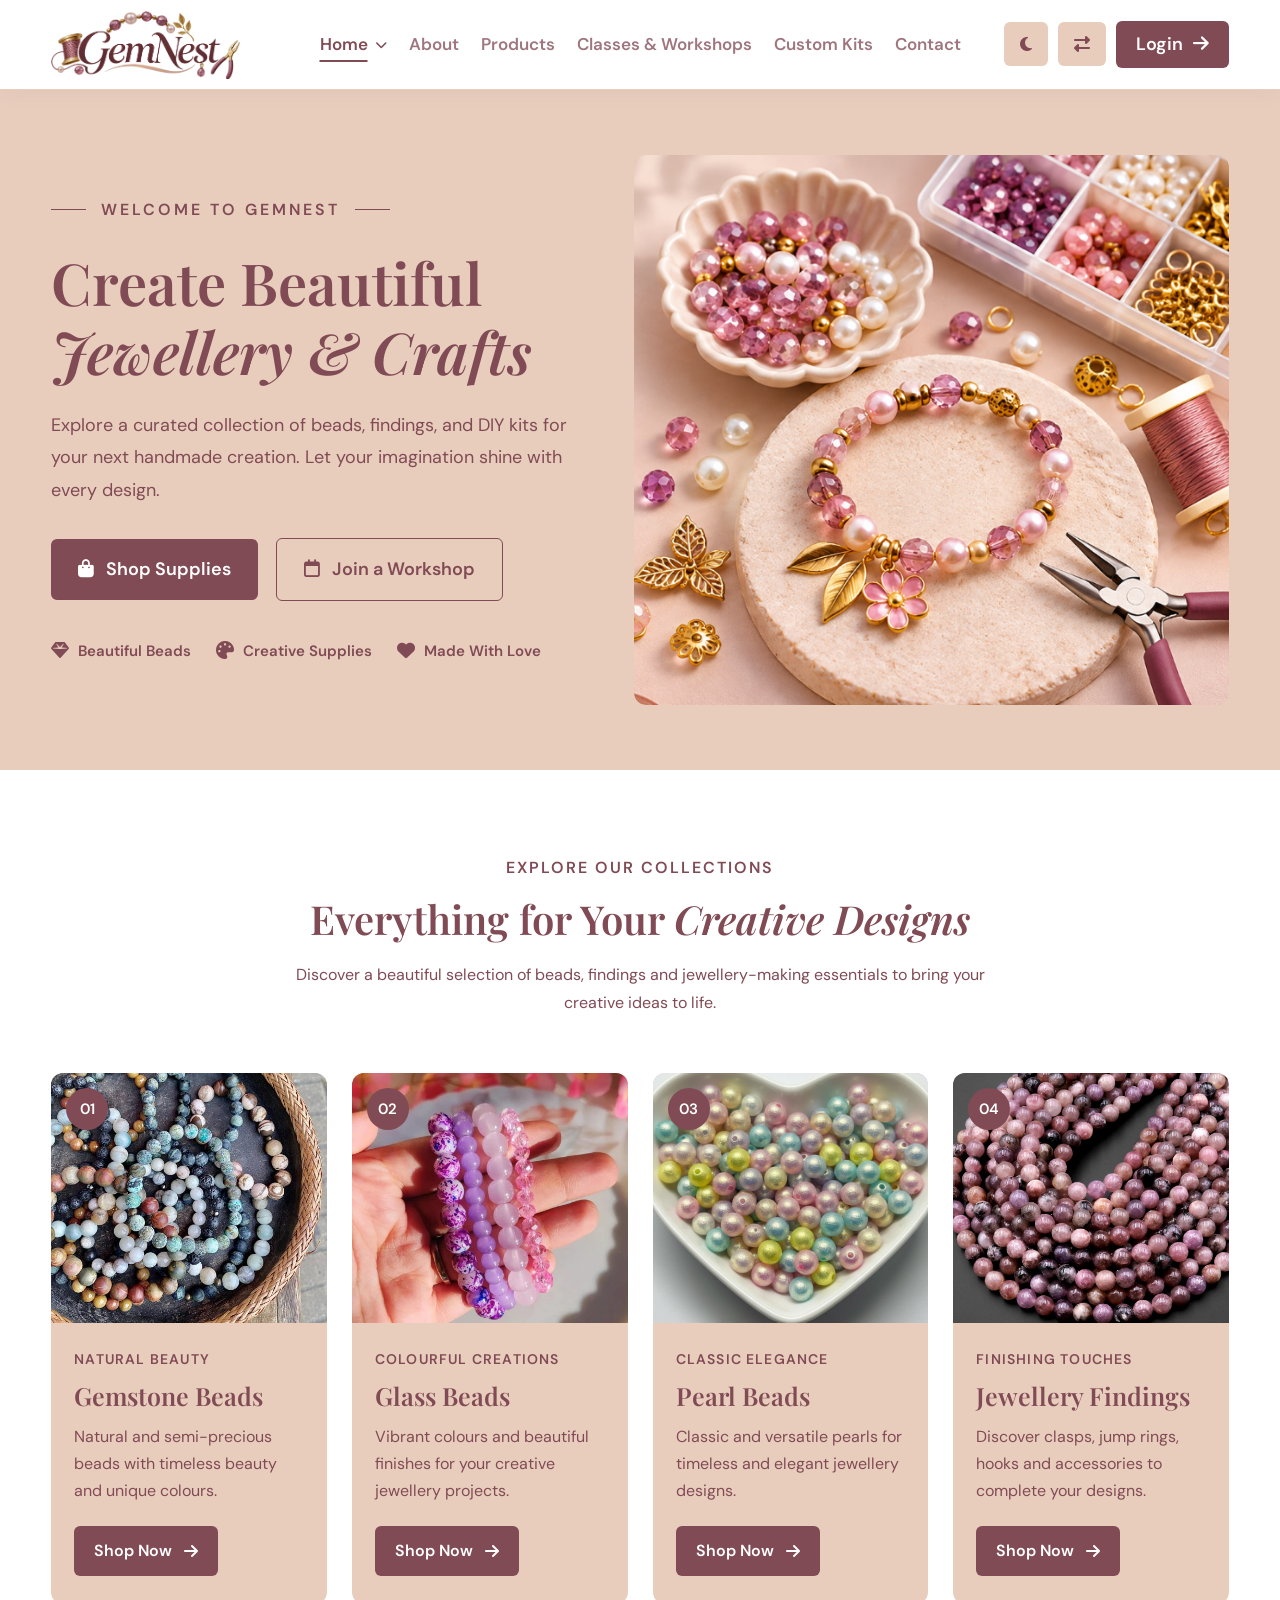
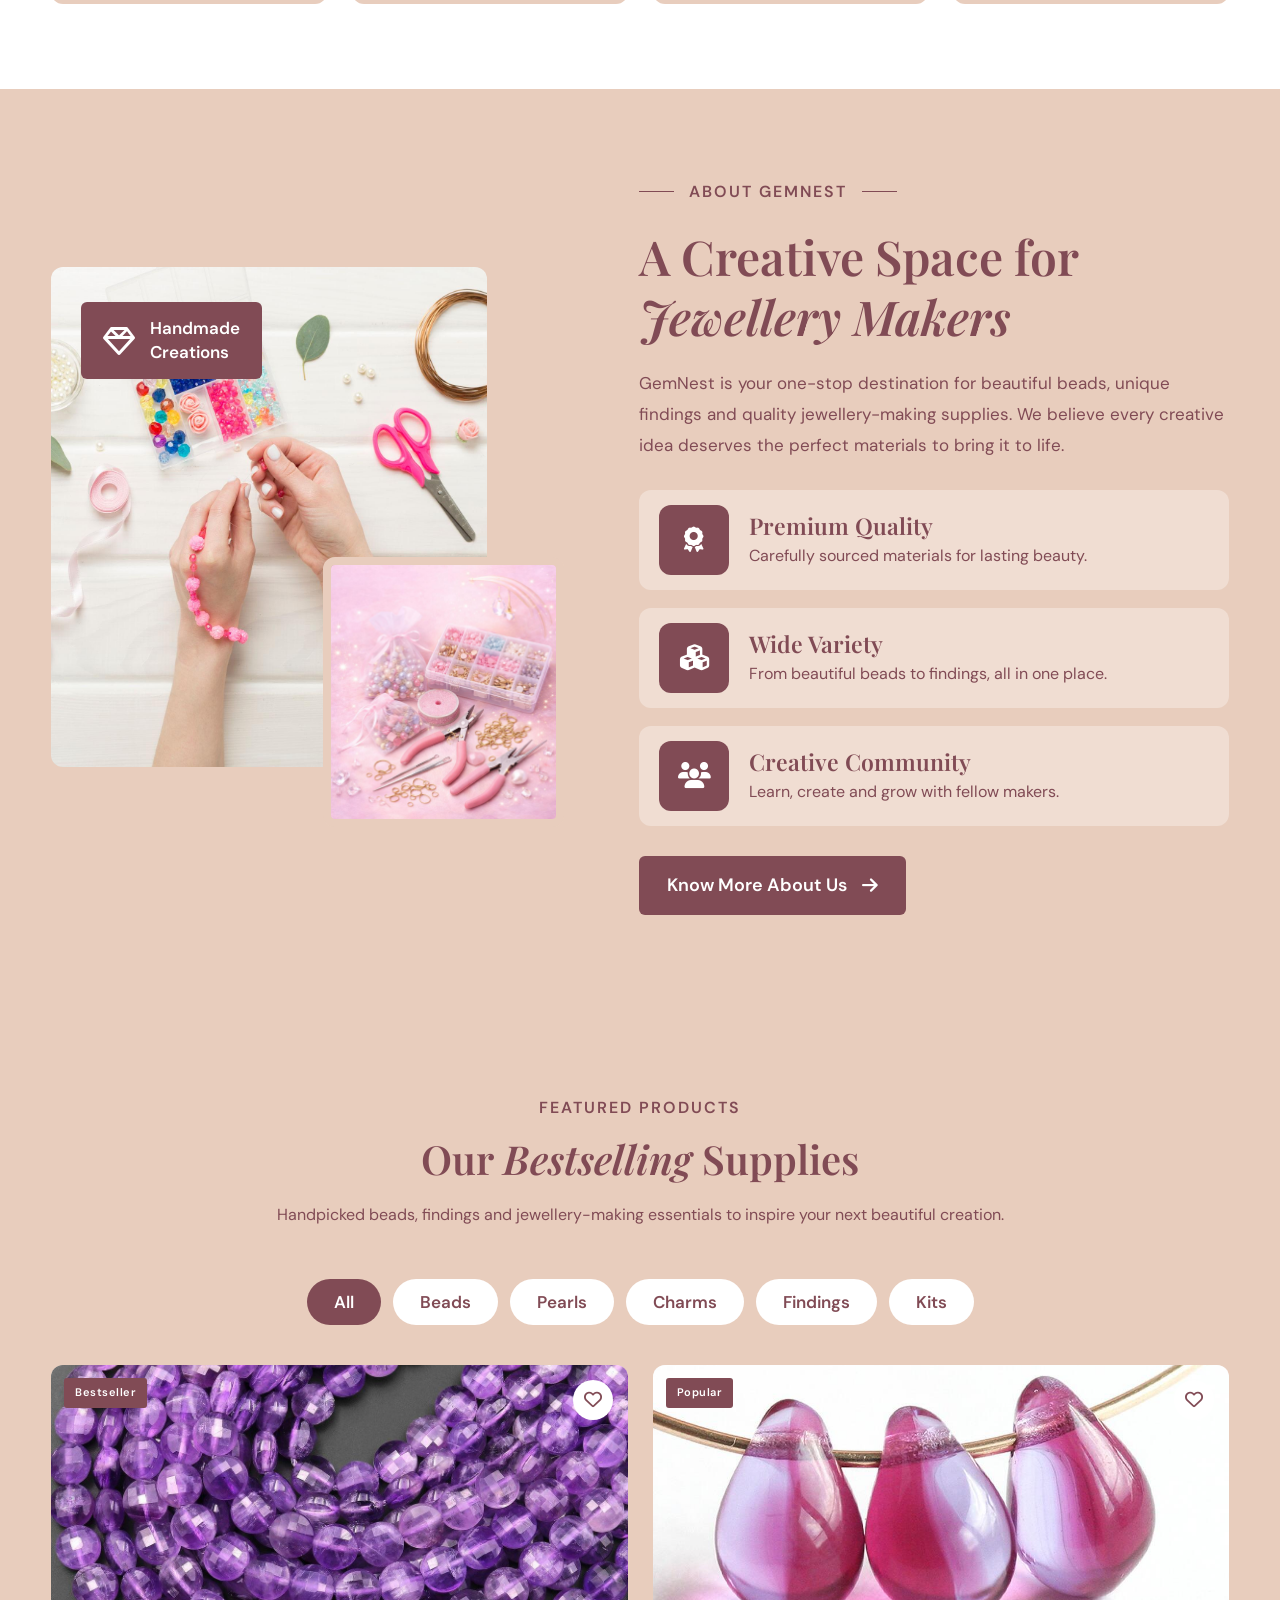
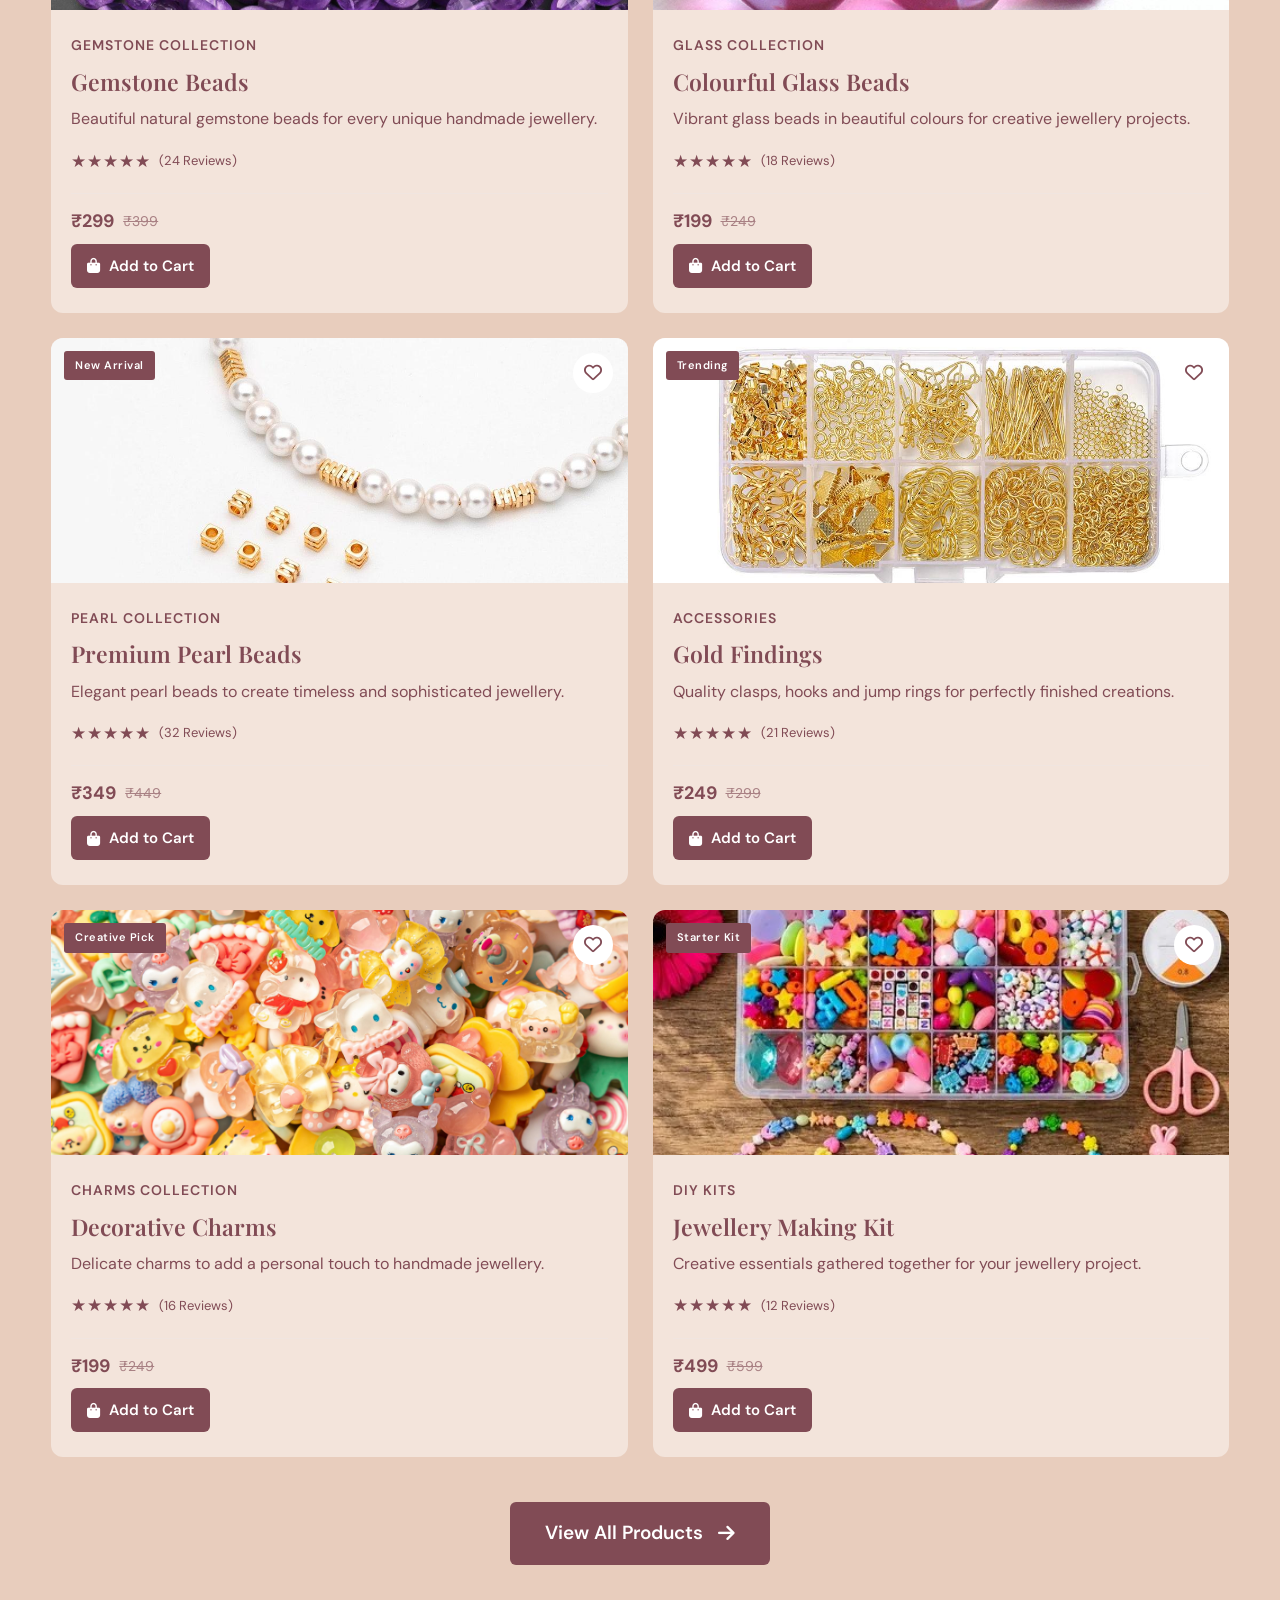
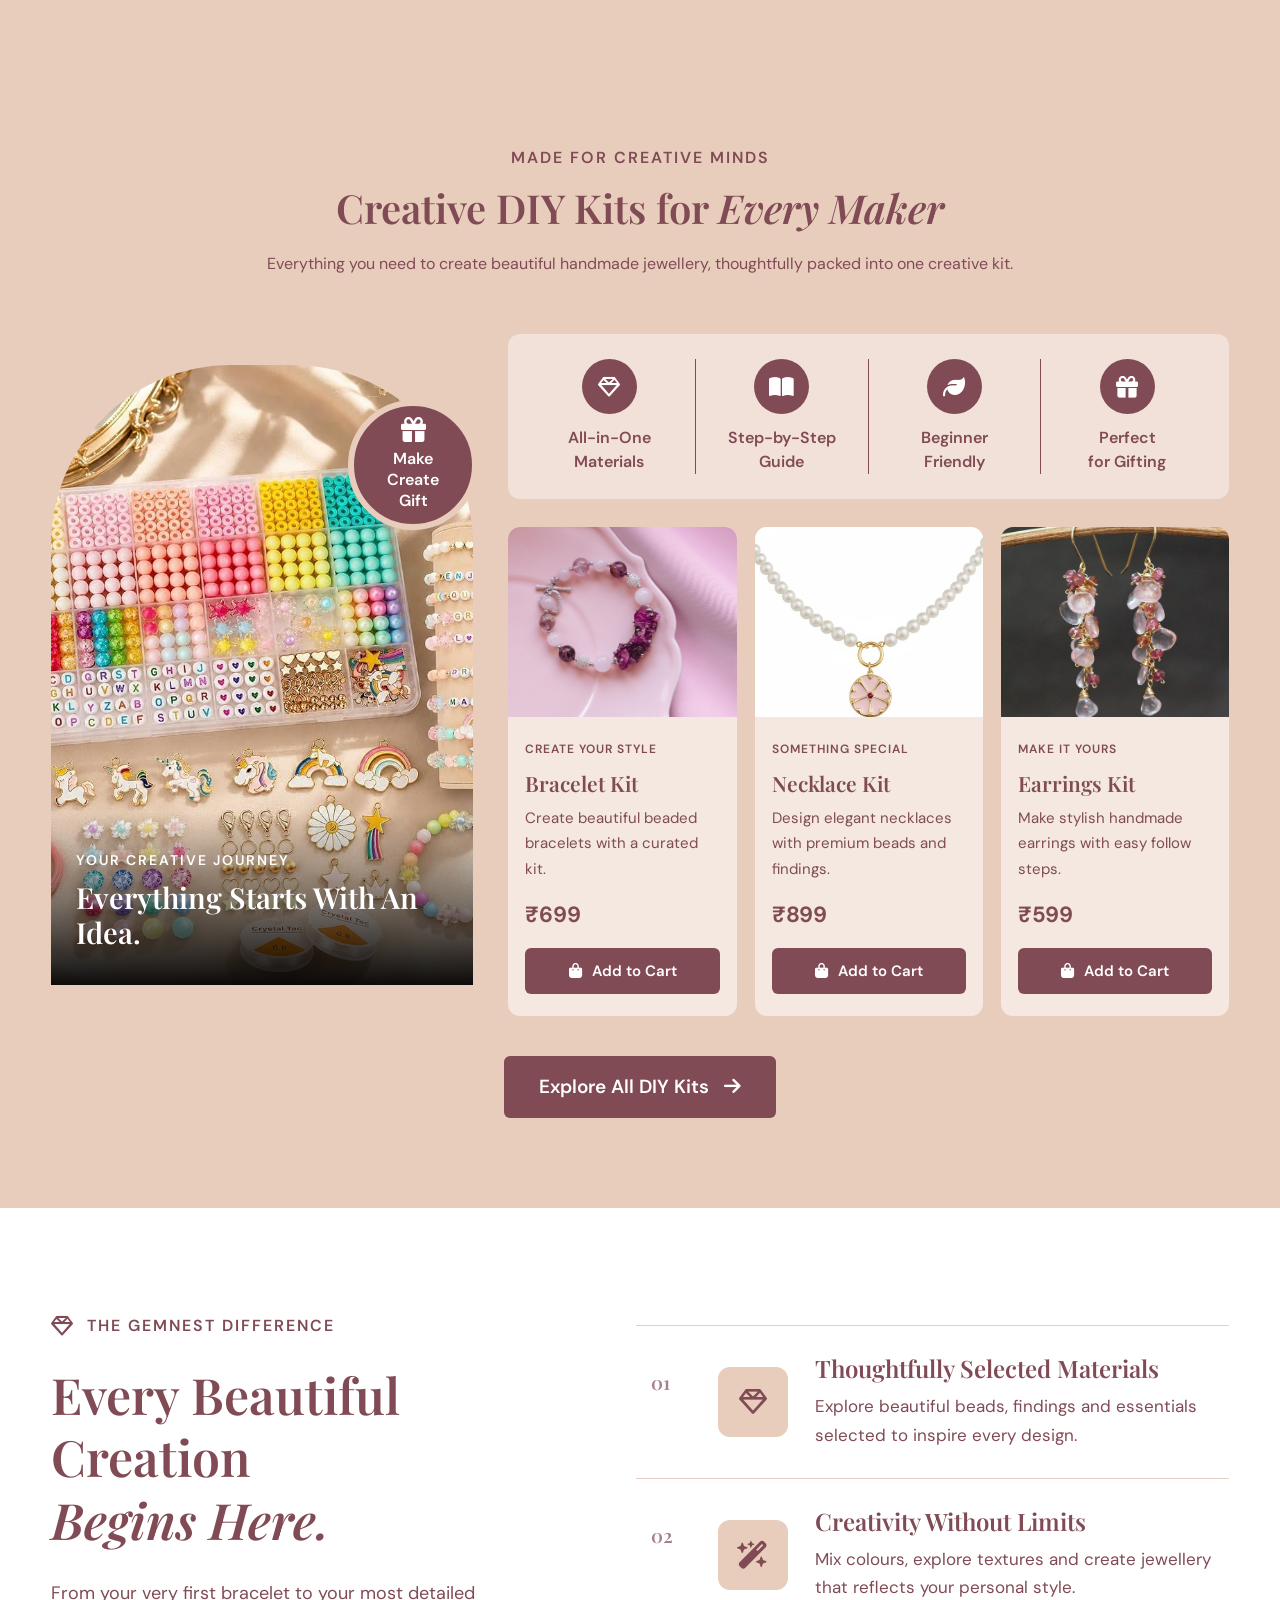
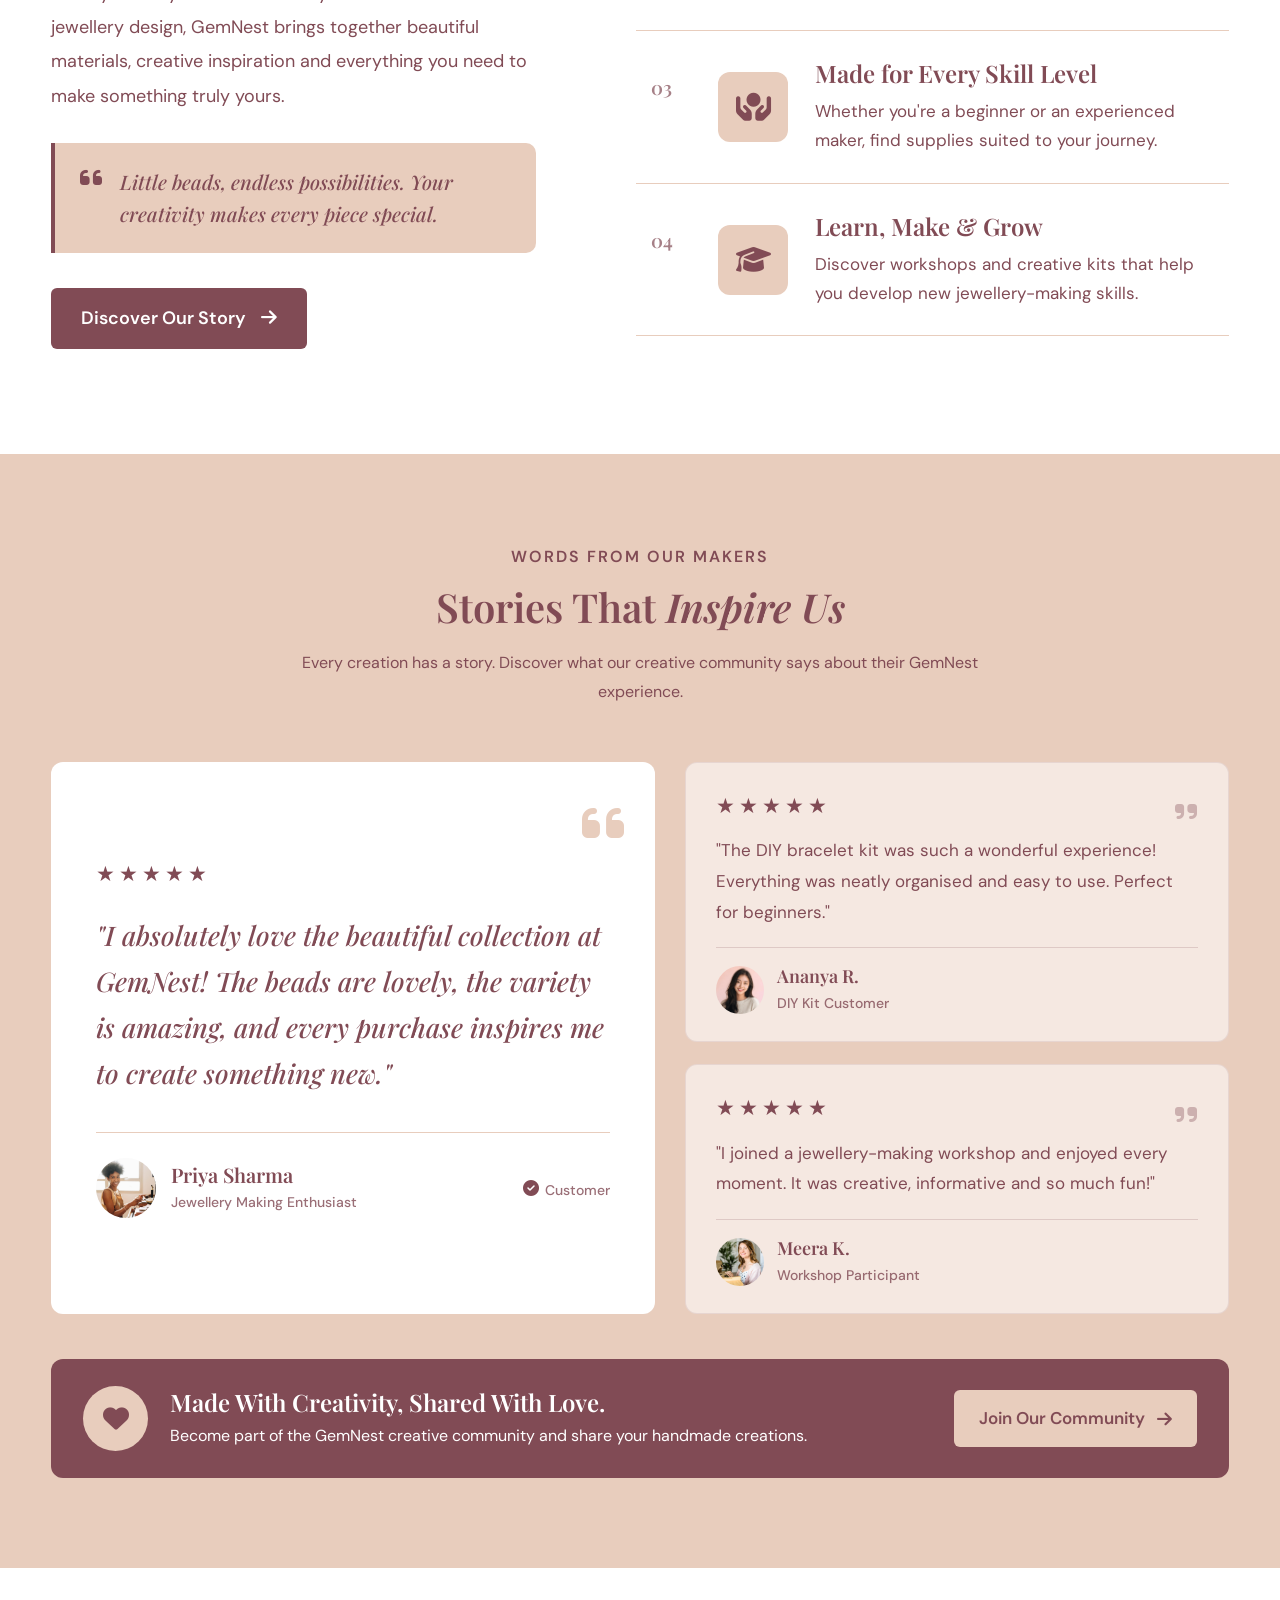
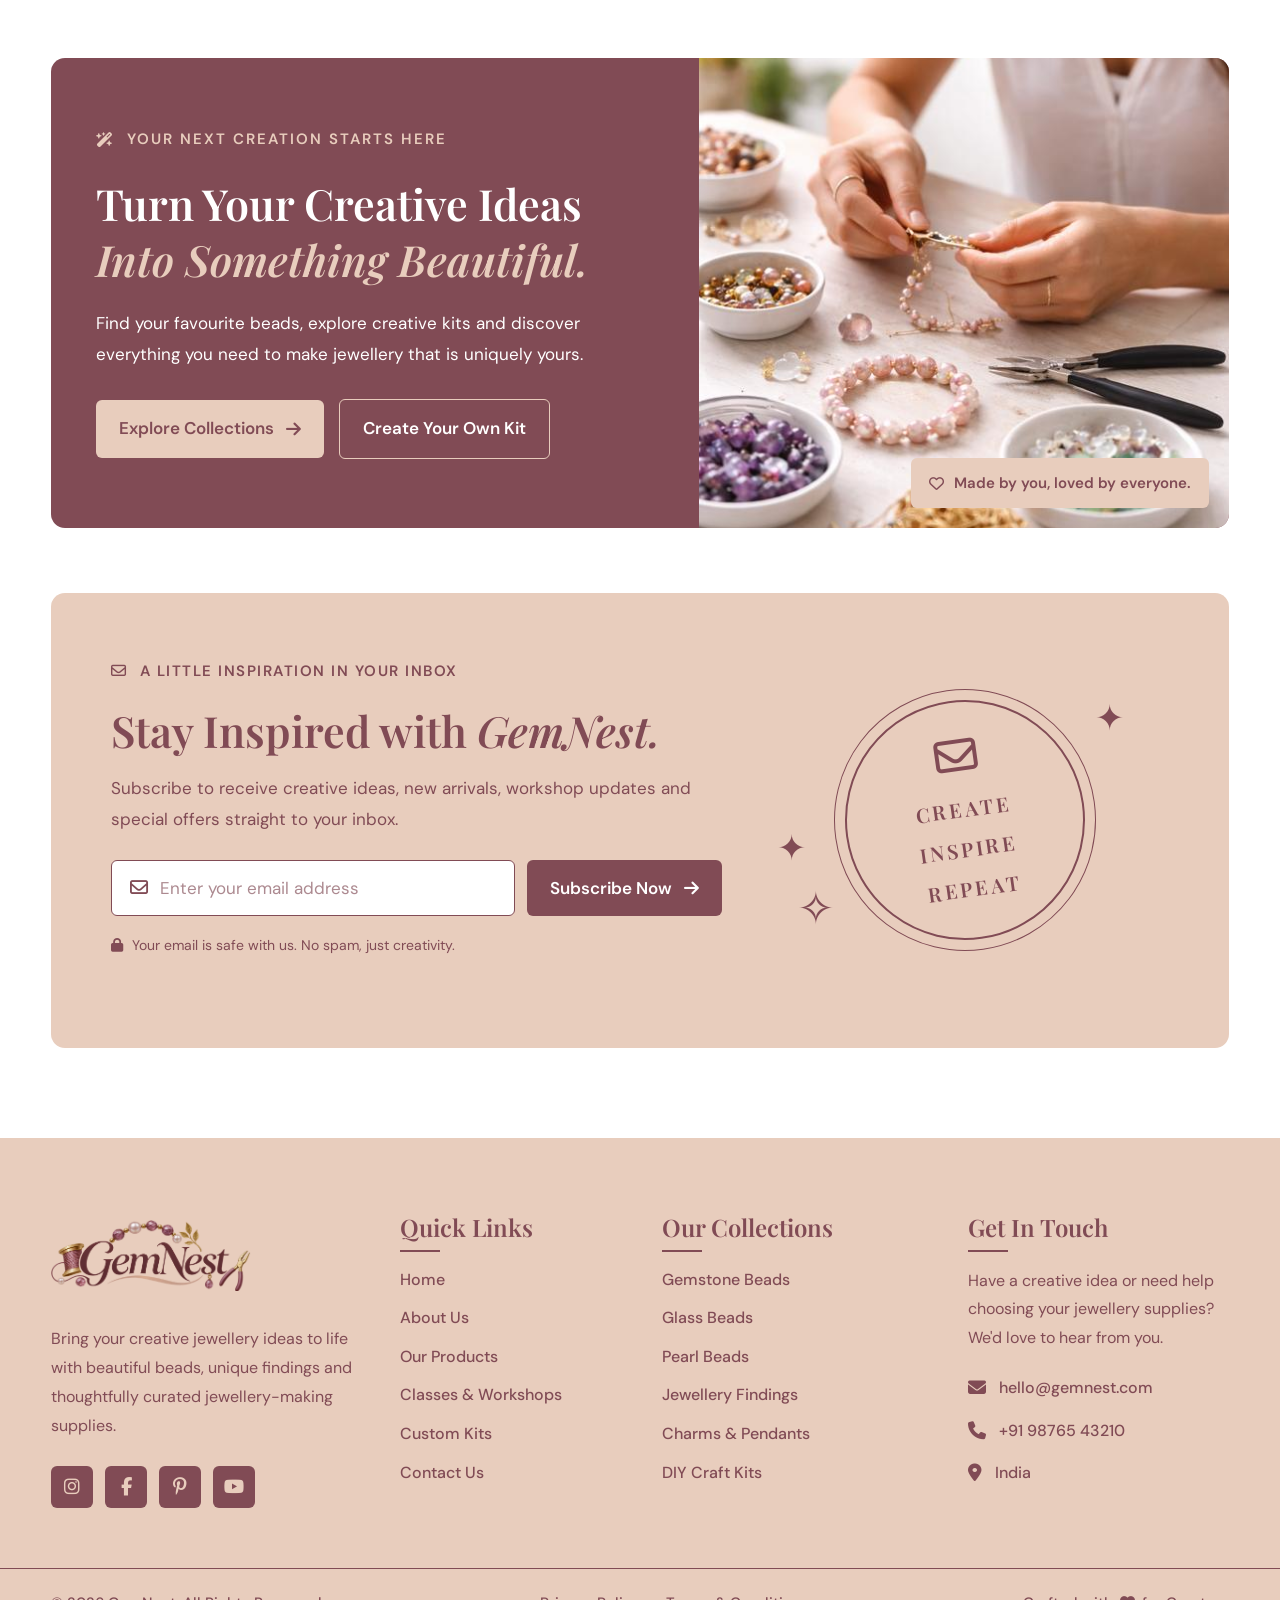
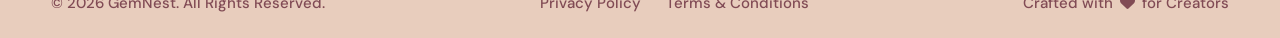
<file: index.html>
<!DOCTYPE html>
<html lang="en">

<head>
    <meta charset="UTF-8">
    <meta name="viewport" content="width=device-width, initial-scale=1.0">

    <title>GemNest</title>

    <meta name="description"
        content="Discover beautiful beads, jewellery-making supplies, creative kits and hands-on workshops at GemNest.">

    <!-- Favicon -->
    <link rel="icon" href="images/favicon.png">

    <!-- Google Fonts -->
    <link
        href="https://fonts.googleapis.com/css2?family=DM+Sans:wght@400;500;600;700&family=Playfair+Display:wght@400;500;600;700&display=swap"
        rel="stylesheet">

    <!-- Font Awesome -->
    <link rel="stylesheet" href="https://cdnjs.cloudflare.com/ajax/libs/font-awesome/6.7.2/css/all.min.css">

    <!-- CSS -->
    <link rel="stylesheet" href="css/style.css">

</head>

<body>

    <!-- ================= HEADER START ================= -->

    <header class="gem-header">

        <div class="gem-header-container">

            <!-- Logo -->
            <a href="index.html" class="gem-logo">
                <img src="images/logo.png" alt="GemNest Logo">
            </a>

            <!-- Desktop Navigation -->
            <nav class="gem-desktop-nav">
                <ul class="gem-nav-list">

                    <li class="gem-nav-item gem-home-dropdown">
                        <a href="#" class="gem-nav-link active">
                            Home <i class="fa-solid fa-chevron-down"></i>
                        </a>

                        <ul class="gem-dropdown-menu">
                            <li><a href="index.html">Home 1</a></li>
                            <li><a href="home-2.html">Home 2</a></li>
                        </ul>
                    </li>

                    <li class="gem-nav-item">
                        <a href="about.html" class="gem-nav-link">About</a>
                    </li>

                    <li class="gem-nav-item">
                        <a href="products.html" class="gem-nav-link">Products</a>
                    </li>

                    <li class="gem-nav-item">
                        <a href="classes-workshops.html" class="gem-nav-link">
                            Classes & Workshops
                        </a>
                    </li>

                    <li class="gem-nav-item">
                        <a href="custom-kits.html" class="gem-nav-link">Custom Kits</a>
                    </li>

                    <li class="gem-nav-item">
                        <a href="contact.html" class="gem-nav-link">Contact</a>
                    </li>

                </ul>
            </nav>

            <!-- Desktop Right Actions -->
            <div class="gem-header-actions">

                <button class="gem-icon-btn" id="gem-desktop-theme" aria-label="Toggle dark mode">
                    <i class="fa-solid fa-moon"></i>
                </button>

                <button class="gem-icon-btn" id="gem-desktop-rtl" aria-label="Toggle RTL mode">
                    <i class="fa-solid fa-right-left"></i>
                </button>

                <a href="login.html" class="gem-login-btn">
                    Login <i class="fa-solid fa-arrow-right"></i>
                </a>

            </div>

            <!-- Mobile Menu Toggle -->
            <button class="gem-menu-toggle" id="gem-menu-toggle" aria-label="Open navigation menu"
                aria-expanded="false">

                <i class="fa-solid fa-bars"></i>

            </button>

        </div>

        <!-- Mobile Navigation -->
        <div class="gem-mobile-menu" id="gem-mobile-menu">

            <nav class="gem-mobile-nav">
                <ul class="gem-mobile-nav-list">

                    <li class="gem-mobile-home">

                        <div class="gem-mobile-home-row">
                            <a href="index.html" class="active">Home</a>

                            <button class="gem-home-toggle" id="gem-home-toggle" aria-label="Toggle home submenu"
                                aria-expanded="false">
                                <i class="fa-solid fa-chevron-down"></i>
                            </button>
                        </div>

                        <ul class="gem-mobile-dropdown" id="gem-home-submenu">
                            <li><a href="index.html">Home 1</a></li>
                            <li><a href="home-2.html">Home 2</a></li>
                        </ul>

                    </li>

                    <li><a href="about.html">About</a></li>

                    <li><a href="products.html">Products</a></li>

                    <li><a href="classes-workshops.html">Classes & Workshops</a></li>

                    <li><a href="custom-kits.html">Custom Kits</a></li>

                    <li><a href="contact.html">Contact</a></li>

                </ul>
            </nav>

            <!-- Mobile Actions -->
            <div class="gem-mobile-actions">

                <div class="gem-mobile-settings">

                    <button class="gem-mobile-setting-btn" id="gem-mobile-theme">
                        <i class="fa-solid fa-moon"></i>
                        <span>Dark Mode</span>
                    </button>

                    <button class="gem-mobile-setting-btn" id="gem-mobile-rtl">
                        <i class="fa-solid fa-right-left"></i>
                        <span>RTL Mode</span>
                    </button>

                </div>

                <a href="login.html" class="gem-mobile-login">
                    <i class="fa-solid fa-user"></i>
                    Login
                </a>

            </div>

        </div>

    </header>

    <!-- ================= HEADER END ================= -->

    <!-- ================= HERO SECTION START ================= -->

    <section class="gem-hero">

        <div class="gem-hero-container">

            <!-- Hero Content -->
            <div class="gem-hero-content">

                <span class="gem-hero-subtitle">
                    <span></span>
                    WELCOME TO GEMNEST
                    <span></span>
                </span>

                <h1>
                    Create Beautiful
                    <span>Jewellery & Crafts</span>
                </h1>

                <p>
                    Explore a curated collection of beads, findings,
                    and DIY kits for your next handmade creation.
                    Let your imagination shine with every design.
                </p>

                <div class="gem-hero-buttons">

                    <a href="products.html" class="gem-hero-primary-btn">
                        <i class="fa-solid fa-bag-shopping"></i>
                        Shop Supplies
                    </a>

                    <a href="classes-workshops.html" class="gem-hero-secondary-btn">
                        <i class="fa-regular fa-calendar"></i>
                        Join a Workshop
                    </a>

                </div>

                <!-- Hero Highlights -->
                <div class="gem-hero-highlights">

                    <div class="gem-hero-highlight">
                        <i class="fa-solid fa-gem"></i>
                        <span>Beautiful Beads</span>
                    </div>

                    <div class="gem-hero-highlight">
                        <i class="fa-solid fa-palette"></i>
                        <span>Creative Supplies</span>
                    </div>

                    <div class="gem-hero-highlight">
                        <i class="fa-solid fa-heart"></i>
                        <span>Made With Love</span>
                    </div>

                </div>

            </div>

            <!-- Hero Image -->
            <div class="gem-hero-image">

                <img src="images/hero-banner.jpg" alt="GemNest jewellery making beads, pearls and craft supplies">

            </div>

        </div>

    </section>

    <!-- ================= HERO SECTION END ================= -->

    <!-- ================= COLLECTIONS SECTION START ================= -->

    <section class="gem-collections">

        <div class="gem-collections-container">

            <!-- Section Heading -->
            <div class="section-heading">

                <span class="section-subtitle">Explore Our Collections</span>

                <h2 class="section-title">
                    Everything for Your
                    <span>Creative Designs</span>
                </h2>

                <p class="section-description">
                    Discover a beautiful selection of beads, findings and
                    jewellery-making essentials to bring your creative ideas to life.
                </p>

            </div>


            <!-- Collections Grid -->
            <div class="gem-collections-grid">

                <!-- Card 1 -->
                <div class="gem-collection-card">

                    <div class="gem-collection-image">
                        <img src="images/gemstone-beads.jpg" alt="Gemstone Beads">

                        <span class="gem-collection-number">01</span>
                    </div>

                    <div class="gem-collection-content">

                        <span class="gem-collection-label">Natural Beauty</span>

                        <h3>Gemstone Beads</h3>

                        <p>
                            Natural and semi-precious beads with
                            timeless beauty and unique colours.
                        </p>

                        <a href="products.html" class="gem-collection-link">
                            Shop Now
                            <i class="fa-solid fa-arrow-right"></i>
                        </a>

                    </div>

                </div>


                <!-- Card 2 -->
                <div class="gem-collection-card">

                    <div class="gem-collection-image">
                        <img src="images/glass-beads.jpg" alt="Glass Beads">

                        <span class="gem-collection-number">02</span>
                    </div>

                    <div class="gem-collection-content">

                        <span class="gem-collection-label">Colourful Creations</span>

                        <h3>Glass Beads</h3>

                        <p>
                            Vibrant colours and beautiful finishes
                            for your creative jewellery projects.
                        </p>

                        <a href="products.html" class="gem-collection-link">
                            Shop Now
                            <i class="fa-solid fa-arrow-right"></i>
                        </a>

                    </div>

                </div>


                <!-- Card 3 -->
                <div class="gem-collection-card">

                    <div class="gem-collection-image">
                        <img src="images/pearl-beads.jpg" alt="Pearl Beads">

                        <span class="gem-collection-number">03</span>
                    </div>

                    <div class="gem-collection-content">

                        <span class="gem-collection-label">Classic Elegance</span>

                        <h3>Pearl Beads</h3>

                        <p>
                            Classic and versatile pearls for
                            timeless and elegant jewellery designs.
                        </p>

                        <a href="products.html" class="gem-collection-link">
                            Shop Now
                            <i class="fa-solid fa-arrow-right"></i>
                        </a>

                    </div>

                </div>


                <!-- Card 4 -->
                <div class="gem-collection-card">

                    <div class="gem-collection-image">
                        <img src="images/jewellery-findings.jpg" alt="Jewellery Findings">

                        <span class="gem-collection-number">04</span>
                    </div>

                    <div class="gem-collection-content">

                        <span class="gem-collection-label">Finishing Touches</span>

                        <h3>Jewellery Findings</h3>

                        <p>
                            Discover clasps, jump rings, hooks and
                            accessories to complete your designs.
                        </p>

                        <a href="products.html" class="gem-collection-link">
                            Shop Now
                            <i class="fa-solid fa-arrow-right"></i>
                        </a>

                    </div>

                </div>

            </div>

        </div>

    </section>

    <!-- ================= COLLECTIONS SECTION END ================= -->

    <!-- ================= ABOUT SECTION START ================= -->

    <section class="gem-about">

        <div class="gem-about-container">

            <!-- About Images -->
            <div class="gem-about-visual">

                <div class="gem-about-main-image">
                    <img src="images/about-workspace.jpg" alt="GemNest jewellery making workspace">
                </div>

                <div class="gem-about-small-image">
                    <img src="images/about-beads.jpg" alt="Beautiful beads and jewellery supplies">
                </div>

                <div class="gem-about-badge">
                    <i class="fa-regular fa-gem"></i>
                    <span>Handmade<br>Creations</span>
                </div>

            </div>


            <!-- About Content -->
            <div class="gem-about-content">

                <span class="gem-about-subtitle">
                    <span></span>
                    ABOUT GEMNEST
                    <span></span>
                </span>

                <h2>
                    A Creative Space for
                    <span>Jewellery Makers</span>
                </h2>

                <p class="gem-about-description">
                    GemNest is your one-stop destination for beautiful beads,
                    unique findings and quality jewellery-making supplies.
                    We believe every creative idea deserves the perfect materials
                    to bring it to life.
                </p>


                <!-- About Features -->
                <div class="gem-about-features">

                    <div class="gem-about-feature">

                        <div class="gem-about-feature-icon">
                            <i class="fa-solid fa-award"></i>
                        </div>

                        <div>
                            <h3>Premium Quality</h3>
                            <p>Carefully sourced materials for lasting beauty.</p>
                        </div>

                    </div>


                    <div class="gem-about-feature">

                        <div class="gem-about-feature-icon">
                            <i class="fa-solid fa-cubes"></i>
                        </div>

                        <div>
                            <h3>Wide Variety</h3>
                            <p>From beautiful beads to findings, all in one place.</p>
                        </div>

                    </div>


                    <div class="gem-about-feature">

                        <div class="gem-about-feature-icon">
                            <i class="fa-solid fa-users"></i>
                        </div>

                        <div>
                            <h3>Creative Community</h3>
                            <p>Learn, create and grow with fellow makers.</p>
                        </div>

                    </div>

                </div>


                <a href="about.html" class="gem-about-btn">
                    Know More About Us
                    <i class="fa-solid fa-arrow-right"></i>
                </a>

            </div>

        </div>

    </section>

    <!-- ================= ABOUT SECTION END ================= -->

    <!-- ================= FEATURED PRODUCTS START ================= -->

    <section class="gem-featured">

        <div class="gem-featured-container">

            <!-- Section Heading -->
            <div class="section-heading">

                <span class="section-subtitle">Featured Products</span>

                <h2 class="section-title">
                    Our <span>Bestselling</span> Supplies
                </h2>

                <p class="section-description">
                    Handpicked beads, findings and jewellery-making essentials
                    to inspire your next beautiful creation.
                </p>

            </div>


            <!-- Product Category Filters -->
            <div class="gem-product-filters">

                <button class="gem-filter-btn active">All</button>
                <button class="gem-filter-btn">Beads</button>
                <button class="gem-filter-btn">Pearls</button>
                <button class="gem-filter-btn">Charms</button>
                <button class="gem-filter-btn">Findings</button>
                <button class="gem-filter-btn">Kits</button>

            </div>


            <!-- Products Grid -->
            <div class="gem-featured-grid">

                <!-- Product 1 -->
                <div class="gem-product-card">

                    <div class="gem-product-image">

                        <img src="images/featured-1.jpg" alt="Natural Gemstone Beads">

                        <span class="gem-product-tag">Bestseller</span>

                        <button class="gem-wishlist-btn" aria-label="Add to wishlist">
                            <i class="fa-regular fa-heart"></i>
                        </button>

                    </div>

                    <div class="gem-product-content">

                        <span class="gem-product-category">Gemstone Collection</span>

                        <h3>Gemstone Beads</h3>

                        <p>
                            Beautiful natural gemstone beads for
                            every unique handmade jewellery.
                        </p>

                        <div class="gem-product-rating">
                            <span>★★★★★</span>
                            <small>(24 Reviews)</small>
                        </div>

                        <div class="gem-product-bottom">

                            <div class="gem-product-price">
                                <strong>₹299</strong>
                                <del>₹399</del>
                            </div>

                            <button class="gem-cart-btn">
                                <i class="fa-solid fa-bag-shopping"></i>
                                Add to Cart
                            </button>

                        </div>

                    </div>

                </div>


                <!-- Product 2 -->
                <div class="gem-product-card">

                    <div class="gem-product-image">

                        <img src="images/featured-2.jpg" alt="Colourful Glass Beads">

                        <span class="gem-product-tag">Popular</span>

                        <button class="gem-wishlist-btn" aria-label="Add to wishlist">
                            <i class="fa-regular fa-heart"></i>
                        </button>

                    </div>

                    <div class="gem-product-content">

                        <span class="gem-product-category">Glass Collection</span>

                        <h3>Colourful Glass Beads</h3>

                        <p>
                            Vibrant glass beads in beautiful colours
                            for creative jewellery projects.
                        </p>

                        <div class="gem-product-rating">
                            <span>★★★★★</span>
                            <small>(18 Reviews)</small>
                        </div>

                        <div class="gem-product-bottom">

                            <div class="gem-product-price">
                                <strong>₹199</strong>
                                <del>₹249</del>
                            </div>

                            <button class="gem-cart-btn">
                                <i class="fa-solid fa-bag-shopping"></i>
                                Add to Cart
                            </button>

                        </div>

                    </div>

                </div>


                <!-- Product 3 -->
                <div class="gem-product-card">

                    <div class="gem-product-image">

                        <img src="images/featured-3.jpg" alt="Premium Pearl Beads">

                        <span class="gem-product-tag">New Arrival</span>

                        <button class="gem-wishlist-btn" aria-label="Add to wishlist">
                            <i class="fa-regular fa-heart"></i>
                        </button>

                    </div>

                    <div class="gem-product-content">

                        <span class="gem-product-category">Pearl Collection</span>

                        <h3>Premium Pearl Beads</h3>

                        <p>
                            Elegant pearl beads to create timeless
                            and sophisticated jewellery.
                        </p>

                        <div class="gem-product-rating">
                            <span>★★★★★</span>
                            <small>(32 Reviews)</small>
                        </div>

                        <div class="gem-product-bottom">

                            <div class="gem-product-price">
                                <strong>₹349</strong>
                                <del>₹449</del>
                            </div>

                            <button class="gem-cart-btn">
                                <i class="fa-solid fa-bag-shopping"></i>
                                Add to Cart
                            </button>

                        </div>

                    </div>

                </div>


                <!-- Product 4 -->
                <div class="gem-product-card">

                    <div class="gem-product-image">

                        <img src="images/featured-4.jpg" alt="Gold Jewellery Findings">

                        <span class="gem-product-tag">Trending</span>

                        <button class="gem-wishlist-btn" aria-label="Add to wishlist">
                            <i class="fa-regular fa-heart"></i>
                        </button>

                    </div>

                    <div class="gem-product-content">

                        <span class="gem-product-category">Accessories</span>

                        <h3>Gold Findings</h3>

                        <p>
                            Quality clasps, hooks and jump rings
                            for perfectly finished creations.
                        </p>

                        <div class="gem-product-rating">
                            <span>★★★★★</span>
                            <small>(21 Reviews)</small>
                        </div>

                        <div class="gem-product-bottom">

                            <div class="gem-product-price">
                                <strong>₹249</strong>
                                <del>₹299</del>
                            </div>

                            <button class="gem-cart-btn">
                                <i class="fa-solid fa-bag-shopping"></i>
                                Add to Cart
                            </button>

                        </div>

                    </div>

                </div>

                <!-- Product 5 -->
                <div class="gem-product-card">
                    <div class="gem-product-image">
                        <img src="images/featured-5.jpg" alt="Decorative Jewellery Charms">
                        <span class="gem-product-tag">Creative Pick</span>
                        <button class="gem-wishlist-btn" aria-label="Add charms to wishlist">
                            <i class="fa-regular fa-heart"></i>
                        </button>
                    </div>
                    <div class="gem-product-content">
                        <span class="gem-product-category">Charms Collection</span>
                        <h3>Decorative Charms</h3>
                        <p>Delicate charms to add a personal touch to handmade jewellery.</p>
                        <div class="gem-product-rating">
                            <span>&#9733;&#9733;&#9733;&#9733;&#9733;</span>
                            <small>(16 Reviews)</small>
                        </div>
                        <div class="gem-product-bottom">
                            <div class="gem-product-price">
                                <strong>&#8377;199</strong>
                                <del>&#8377;249</del>
                            </div>
                            <button class="gem-cart-btn">
                                <i class="fa-solid fa-bag-shopping"></i>
                                Add to Cart
                            </button>
                        </div>
                    </div>
                </div>

                <!-- Product 6 -->
                <div class="gem-product-card">
                    <div class="gem-product-image">
                        <img src="images/featured-6.jpg" alt="DIY Jewellery Making Kit">
                        <span class="gem-product-tag">Starter Kit</span>
                        <button class="gem-wishlist-btn" aria-label="Add kit to wishlist">
                            <i class="fa-regular fa-heart"></i>
                        </button>
                    </div>
                    <div class="gem-product-content">
                        <span class="gem-product-category">DIY Kits</span>
                        <h3>Jewellery Making Kit</h3>
                        <p>Creative essentials gathered together for your jewellery project.</p>
                        <div class="gem-product-rating">
                            <span>&#9733;&#9733;&#9733;&#9733;&#9733;</span>
                            <small>(12 Reviews)</small>
                        </div>
                        <div class="gem-product-bottom">
                            <div class="gem-product-price">
                                <strong>&#8377;499</strong>
                                <del>&#8377;599</del>
                            </div>
                            <button class="gem-cart-btn">
                                <i class="fa-solid fa-bag-shopping"></i>
                                Add to Cart
                            </button>
                        </div>
                    </div>
                </div>

            </div>


            <!-- View All Button -->
            <div class="gem-featured-footer">

                <a href="products.html" class="gem-view-products-btn">
                    View All Products
                    <i class="fa-solid fa-arrow-right"></i>
                </a>

            </div>

        </div>

    </section>

    <!-- ================= FEATURED PRODUCTS END ================= -->

    <!-- ================= DIY KITS SECTION START ================= -->

    <section class="gem-diy-kits">

        <div class="gem-diy-container">

            <!-- Section Heading -->
            <div class="section-heading">

                <span class="section-subtitle">Made For Creative Minds</span>

                <h2 class="section-title">
                    Creative DIY Kits for <span>Every Maker</span>
                </h2>

                <p class="section-description">
                    Everything you need to create beautiful handmade jewellery,
                    thoughtfully packed into one creative kit.
                </p>

            </div>


            <!-- DIY Kit Layout -->
            <div class="gem-diy-layout">

                <!-- Left Feature Image -->
                <div class="gem-diy-showcase">

                    <img src="images/diy-kit-main.jpg" alt="GemNest DIY jewellery making kit">

                    <div class="gem-diy-round-badge">
                        <i class="fa-solid fa-gift"></i>
                        <span>Make<br>Create<br>Gift</span>
                    </div>

                    <div class="gem-diy-image-caption">
                        <span>YOUR CREATIVE JOURNEY</span>
                        <h3>Everything Starts With An Idea.</h3>
                    </div>

                </div>


                <!-- Right Content -->
                <div class="gem-diy-products">

                    <!-- Benefits -->
                    <div class="gem-diy-benefits">

                        <div class="gem-diy-benefit">
                            <i class="fa-regular fa-gem"></i>
                            <span>All-in-One<br>Materials</span>
                        </div>

                        <div class="gem-diy-benefit">
                            <i class="fa-solid fa-book-open"></i>
                            <span>Step-by-Step<br>Guide</span>
                        </div>

                        <div class="gem-diy-benefit">
                            <i class="fa-solid fa-leaf"></i>
                            <span>Beginner<br>Friendly</span>
                        </div>

                        <div class="gem-diy-benefit">
                            <i class="fa-solid fa-gift"></i>
                            <span>Perfect<br>for Gifting</span>
                        </div>

                    </div>


                    <!-- Kit Cards -->
                    <div class="gem-diy-grid">

                        <!-- Bracelet Kit -->
                        <div class="gem-diy-card">

                            <div class="gem-diy-card-image">
                                <img src="images/diy-kit-1.jpg" alt="Bracelet Making Kit">
                            </div>

                            <div class="gem-diy-card-content">

                                <span>CREATE YOUR STYLE</span>

                                <h3>Bracelet Kit</h3>

                                <p>
                                    Create beautiful beaded bracelets
                                    with a curated kit.
                                </p>

                                <div class="gem-diy-price">₹699</div>

                                <button class="gem-diy-cart-btn">
                                    <i class="fa-solid fa-bag-shopping"></i>
                                    Add to Cart
                                </button>

                            </div>

                        </div>


                        <!-- Necklace Kit -->
                        <div class="gem-diy-card">

                            <div class="gem-diy-card-image">
                                <img src="images/diy-kit-2.jpg" alt="Necklace Making Kit">
                            </div>

                            <div class="gem-diy-card-content">

                                <span>SOMETHING SPECIAL</span>

                                <h3>Necklace Kit</h3>

                                <p>
                                    Design elegant necklaces with
                                    premium beads and findings.
                                </p>

                                <div class="gem-diy-price">₹899</div>

                                <button class="gem-diy-cart-btn">
                                    <i class="fa-solid fa-bag-shopping"></i>
                                    Add to Cart
                                </button>

                            </div>

                        </div>


                        <!-- Earrings Kit -->
                        <div class="gem-diy-card">

                            <div class="gem-diy-card-image">
                                <img src="images/diy-kit-3.jpg" alt="Earrings Making Kit">
                            </div>

                            <div class="gem-diy-card-content">

                                <span>MAKE IT YOURS</span>

                                <h3>Earrings Kit</h3>

                                <p>
                                    Make stylish handmade earrings
                                    with easy follow steps.
                                </p>

                                <div class="gem-diy-price">₹599</div>

                                <button class="gem-diy-cart-btn">
                                    <i class="fa-solid fa-bag-shopping"></i>
                                    Add to Cart
                                </button>

                            </div>

                        </div>

                    </div>

                </div>

            </div>


            <!-- View All -->
            <div class="gem-diy-footer">

                <a href="custom-kits.html" class="gem-diy-view-btn">
                    Explore All DIY Kits
                    <i class="fa-solid fa-arrow-right"></i>
                </a>

            </div>

        </div>

    </section>

    <!-- ================= DIY KITS SECTION END ================= -->

    <!-- ================= WHY CHOOSE GEMNEST START ================= -->

    <section class="gem-why">

        <div class="gem-why-container">

            <!-- Left Content -->
            <div class="gem-why-intro">

                <span class="gem-why-eyebrow">
                    <i class="fa-regular fa-gem"></i>
                    THE GEMNEST DIFFERENCE
                </span>

                <h2>
                    Every Beautiful Creation
                    <span>Begins Here.</span>
                </h2>

                <p>
                    From your very first bracelet to your most detailed
                    jewellery design, GemNest brings together beautiful
                    materials, creative inspiration and everything you
                    need to make something truly yours.
                </p>

                <div class="gem-why-quote">
                    <i class="fa-solid fa-quote-left"></i>
                    <span>
                        Little beads, endless possibilities.
                        Your creativity makes every piece special.
                    </span>
                </div>

                <a href="about.html" class="gem-why-btn">
                    Discover Our Story
                    <i class="fa-solid fa-arrow-right"></i>
                </a>

            </div>

            <!-- Right Benefits -->
            <div class="gem-why-benefits">

                <div class="gem-why-item">
                    <span class="gem-why-number">01</span>

                    <div class="gem-why-icon">
                        <i class="fa-regular fa-gem"></i>
                    </div>

                    <div class="gem-why-item-content">
                        <h3>Thoughtfully Selected Materials</h3>
                        <p>
                            Explore beautiful beads, findings and
                            essentials selected to inspire every design.
                        </p>
                    </div>
                </div>

                <div class="gem-why-item">
                    <span class="gem-why-number">02</span>

                    <div class="gem-why-icon">
                        <i class="fa-solid fa-wand-magic-sparkles"></i>
                    </div>

                    <div class="gem-why-item-content">
                        <h3>Creativity Without Limits</h3>
                        <p>
                            Mix colours, explore textures and create
                            jewellery that reflects your personal style.
                        </p>
                    </div>
                </div>

                <div class="gem-why-item">
                    <span class="gem-why-number">03</span>

                    <div class="gem-why-icon">
                        <i class="fa-solid fa-hands-holding-circle"></i>
                    </div>

                    <div class="gem-why-item-content">
                        <h3>Made for Every Skill Level</h3>
                        <p>
                            Whether you're a beginner or an experienced
                            maker, find supplies suited to your journey.
                        </p>
                    </div>
                </div>

                <div class="gem-why-item">
                    <span class="gem-why-number">04</span>

                    <div class="gem-why-icon">
                        <i class="fa-solid fa-graduation-cap"></i>
                    </div>

                    <div class="gem-why-item-content">
                        <h3>Learn, Make & Grow</h3>
                        <p>
                            Discover workshops and creative kits
                            that help you develop new jewellery-making skills.
                        </p>
                    </div>
                </div>

            </div>

        </div>

    </section>

    <!-- ================= WHY CHOOSE GEMNEST END ================= -->

    <!-- ================= TESTIMONIALS SECTION START ================= -->

    <section class="gem-testimonials">

        <div class="gem-testimonials-container">

            <!-- Section Heading -->
            <div class="section-heading">

                <span class="section-subtitle">Words From Our Makers</span>

                <h2 class="section-title">
                    Stories That <span>Inspire Us</span>
                </h2>

                <p class="section-description">
                    Every creation has a story. Discover what our creative
                    community says about their GemNest experience.
                </p>

            </div>


            <!-- Testimonial Layout -->
            <div class="gem-testimonial-layout">

                <!-- Featured Review -->
                <div class="gem-testimonial-featured">

                    <div class="gem-testimonial-quote-icon">
                        <i class="fa-solid fa-quote-left"></i>
                    </div>

                    <div class="gem-testimonial-rating">
                        ★★★★★
                    </div>

                    <blockquote>
                        "I absolutely love the beautiful collection at
                        GemNest! The beads are lovely, the variety is
                        amazing, and every purchase inspires me to create
                        something new."
                    </blockquote>

                    <div class="gem-testimonial-author">

                        <img src="images/customer-1.jpg" alt="Customer portrait">

                        <div>
                            <h3>Priya Sharma</h3>
                            <span>Jewellery Making Enthusiast</span>
                        </div>

                        <div class="gem-testimonial-verified">
                            <i class="fa-solid fa-circle-check"></i>
                            <span>Customer</span>
                        </div>

                    </div>

                </div>


                <!-- Side Reviews -->
                <div class="gem-testimonial-list">

                    <!-- Review 2 -->
                    <div class="gem-testimonial-card">

                        <div class="gem-testimonial-card-top">
                            <div class="gem-testimonial-rating">★★★★★</div>
                            <i class="fa-solid fa-quote-right"></i>
                        </div>

                        <p>
                            "The DIY bracelet kit was such a wonderful
                            experience! Everything was neatly organised
                            and easy to use. Perfect for beginners."
                        </p>

                        <div class="gem-testimonial-card-author">

                            <img src="images/customer-2.jpg" alt="Customer portrait">

                            <div>
                                <h3>Ananya R.</h3>
                                <span>DIY Kit Customer</span>
                            </div>

                        </div>

                    </div>


                    <!-- Review 3 -->
                    <div class="gem-testimonial-card">

                        <div class="gem-testimonial-card-top">
                            <div class="gem-testimonial-rating">★★★★★</div>
                            <i class="fa-solid fa-quote-right"></i>
                        </div>

                        <p>
                            "I joined a jewellery-making workshop and
                            enjoyed every moment. It was creative,
                            informative and so much fun!"
                        </p>

                        <div class="gem-testimonial-card-author">

                            <img src="images/customer-3.jpg" alt="Customer portrait">

                            <div>
                                <h3>Meera K.</h3>
                                <span>Workshop Participant</span>
                            </div>

                        </div>

                    </div>

                </div>

            </div>


            <!-- Community Highlight -->
            <div class="gem-testimonial-bottom">

                <div class="gem-testimonial-community-icon">
                    <i class="fa-solid fa-heart"></i>
                </div>

                <div class="gem-testimonial-community-text">
                    <h3>Made With Creativity, Shared With Love.</h3>
                    <p>
                        Become part of the GemNest creative community
                        and share your handmade creations.
                    </p>
                </div>

                <a href="contact.html" class="gem-testimonial-btn">
                    Join Our Community
                    <i class="fa-solid fa-arrow-right"></i>
                </a>

            </div>

        </div>

    </section>

    <!-- ================= TESTIMONIALS SECTION END ================= -->

    <!-- ================= CTA & NEWSLETTER START ================= -->

    <section class="gem-connect">

        <div class="gem-connect-container">

            <!-- CTA Banner -->
            <div class="gem-connect-cta">

                <div class="gem-connect-cta-content">

                    <span class="gem-connect-eyebrow">
                        <i class="fa-solid fa-wand-magic-sparkles"></i>
                        YOUR NEXT CREATION STARTS HERE
                    </span>

                    <h2>
                        Turn Your Creative Ideas
                        <span>Into Something Beautiful.</span>
                    </h2>

                    <p>
                        Find your favourite beads, explore creative kits
                        and discover everything you need to make jewellery
                        that is uniquely yours.
                    </p>

                    <div class="gem-connect-buttons">

                        <a href="products.html" class="gem-connect-primary-btn">
                            Explore Collections
                            <i class="fa-solid fa-arrow-right"></i>
                        </a>

                        <a href="custom-kits.html" class="gem-connect-outline-btn">
                            Create Your Own Kit
                        </a>

                    </div>

                </div>

                <div class="gem-connect-cta-image">

                    <img src="images/cta-creative.jpg" alt="Beautiful handmade jewellery and creative supplies">

                    <div class="gem-connect-image-note">
                        <i class="fa-regular fa-heart"></i>
                        <span>Made by you, loved by everyone.</span>
                    </div>

                </div>

            </div>


            <!-- Newsletter Section -->
            <div class="gem-newsletter">

                <div class="gem-newsletter-content">

                    <span class="gem-newsletter-label">
                        <i class="fa-regular fa-envelope"></i>
                        A LITTLE INSPIRATION IN YOUR INBOX
                    </span>

                    <h2>
                        Stay Inspired with
                        <span>GemNest.</span>
                    </h2>

                    <p>
                        Subscribe to receive creative ideas, new arrivals,
                        workshop updates and special offers straight to your inbox.
                    </p>

                    <form class="gem-newsletter-form" id="gem-newsletter-form">

                        <div class="gem-newsletter-input-wrap">

                            <i class="fa-regular fa-envelope"></i>

                            <input type="email" id="gem-newsletter-email" placeholder="Enter your email address"
                                aria-label="Email address" required>

                        </div>

                        <button type="submit" class="gem-newsletter-btn">
                            Subscribe Now
                            <i class="fa-solid fa-arrow-right"></i>
                        </button>

                    </form>

                    <p class="gem-newsletter-note">
                        <i class="fa-solid fa-lock"></i>
                        Your email is safe with us. No spam, just creativity.
                    </p>

                    <p class="gem-newsletter-message" id="gem-newsletter-message" aria-live="polite"></p>

                </div>

                <div class="gem-newsletter-decoration">

                    <div class="gem-newsletter-circle">
                        <i class="fa-regular fa-envelope"></i>
                        <span>CREATE</span>
                        <span>INSPIRE</span>
                        <span>REPEAT</span>
                    </div>

                    <span class="gem-newsletter-sparkle sparkle-one">✦</span>
                    <span class="gem-newsletter-sparkle sparkle-two">✧</span>
                    <span class="gem-newsletter-sparkle sparkle-three">✦</span>

                </div>

            </div>

        </div>

    </section>

    <!-- ================= CTA & NEWSLETTER END ================= -->

    <!-- ================= FOOTER START ================= -->

    <footer class="gem-footer">

        <div class="gem-footer-main">

            <div class="gem-footer-container">

                <!-- Brand Column -->
                <div class="gem-footer-brand">

                    <a href="index.html" class="gem-footer-logo">
                        <img src="images/logo.png" alt="GemNest Logo">
                    </a>

                    <p>
                        Bring your creative jewellery ideas to life with
                        beautiful beads, unique findings and thoughtfully
                        curated jewellery-making supplies.
                    </p>

                    <div class="gem-footer-social">

                        <a href="#" aria-label="Instagram">
                            <i class="fa-brands fa-instagram"></i>
                        </a>

                        <a href="#" aria-label="Facebook">
                            <i class="fa-brands fa-facebook-f"></i>
                        </a>

                        <a href="#" aria-label="Pinterest">
                            <i class="fa-brands fa-pinterest-p"></i>
                        </a>

                        <a href="#" aria-label="YouTube">
                            <i class="fa-brands fa-youtube"></i>
                        </a>

                    </div>

                </div>


                <!-- Quick Links -->
                <div class="gem-footer-links">

                    <h3>Quick Links</h3>

                    <ul>
                        <li><a href="index.html">Home</a></li>
                        <li><a href="about.html">About Us</a></li>
                        <li><a href="products.html">Our Products</a></li>
                        <li><a href="classes-workshops.html">Classes & Workshops</a></li>
                        <li><a href="custom-kits.html">Custom Kits</a></li>
                        <li><a href="contact.html">Contact Us</a></li>
                    </ul>

                </div>


                <!-- Product Categories -->
                <div class="gem-footer-links">

                    <h3>Our Collections</h3>

                    <ul>
                        <li><a href="products.html">Gemstone Beads</a></li>
                        <li><a href="products.html">Glass Beads</a></li>
                        <li><a href="products.html">Pearl Beads</a></li>
                        <li><a href="products.html">Jewellery Findings</a></li>
                        <li><a href="products.html">Charms & Pendants</a></li>
                        <li><a href="custom-kits.html">DIY Craft Kits</a></li>
                    </ul>

                </div>


                <!-- Contact Column -->
                <div class="gem-footer-contact">

                    <h3>Get In Touch</h3>

                    <p>
                        Have a creative idea or need help choosing
                        your jewellery supplies? We'd love to hear from you.
                    </p>

                    <div class="gem-footer-contact-item">
                        <i class="fa-solid fa-envelope"></i>
                        <a href="mailto:hello@gemnest.com">
                            hello@gemnest.com
                        </a>
                    </div>

                    <div class="gem-footer-contact-item">
                        <i class="fa-solid fa-phone"></i>
                        <a href="tel:+919876543210">
                            +91 98765 43210
                        </a>
                    </div>

                    <div class="gem-footer-contact-item">
                        <i class="fa-solid fa-location-dot"></i>
                        <span>India</span>
                    </div>

                </div>

            </div>

        </div>


        <!-- Footer Bottom -->
        <div class="gem-footer-bottom">

            <div class="gem-footer-bottom-container">

                <p>
                    © 2026 GemNest. All Rights Reserved.
                </p>

                <div class="gem-footer-bottom-links">
                    <a href="#">Privacy Policy</a>
                    <a href="#">Terms & Conditions</a>
                </div>

                <p class="gem-footer-credit">
                    Crafted with <i class="fa-solid fa-heart"></i> for Creators
                </p>

            </div>

        </div>

    </footer>

    <!-- ================= FOOTER END ================= -->

    <!-- JavaScript -->
    <script src="js/main.js"></script>

</body>

</html>
</file>
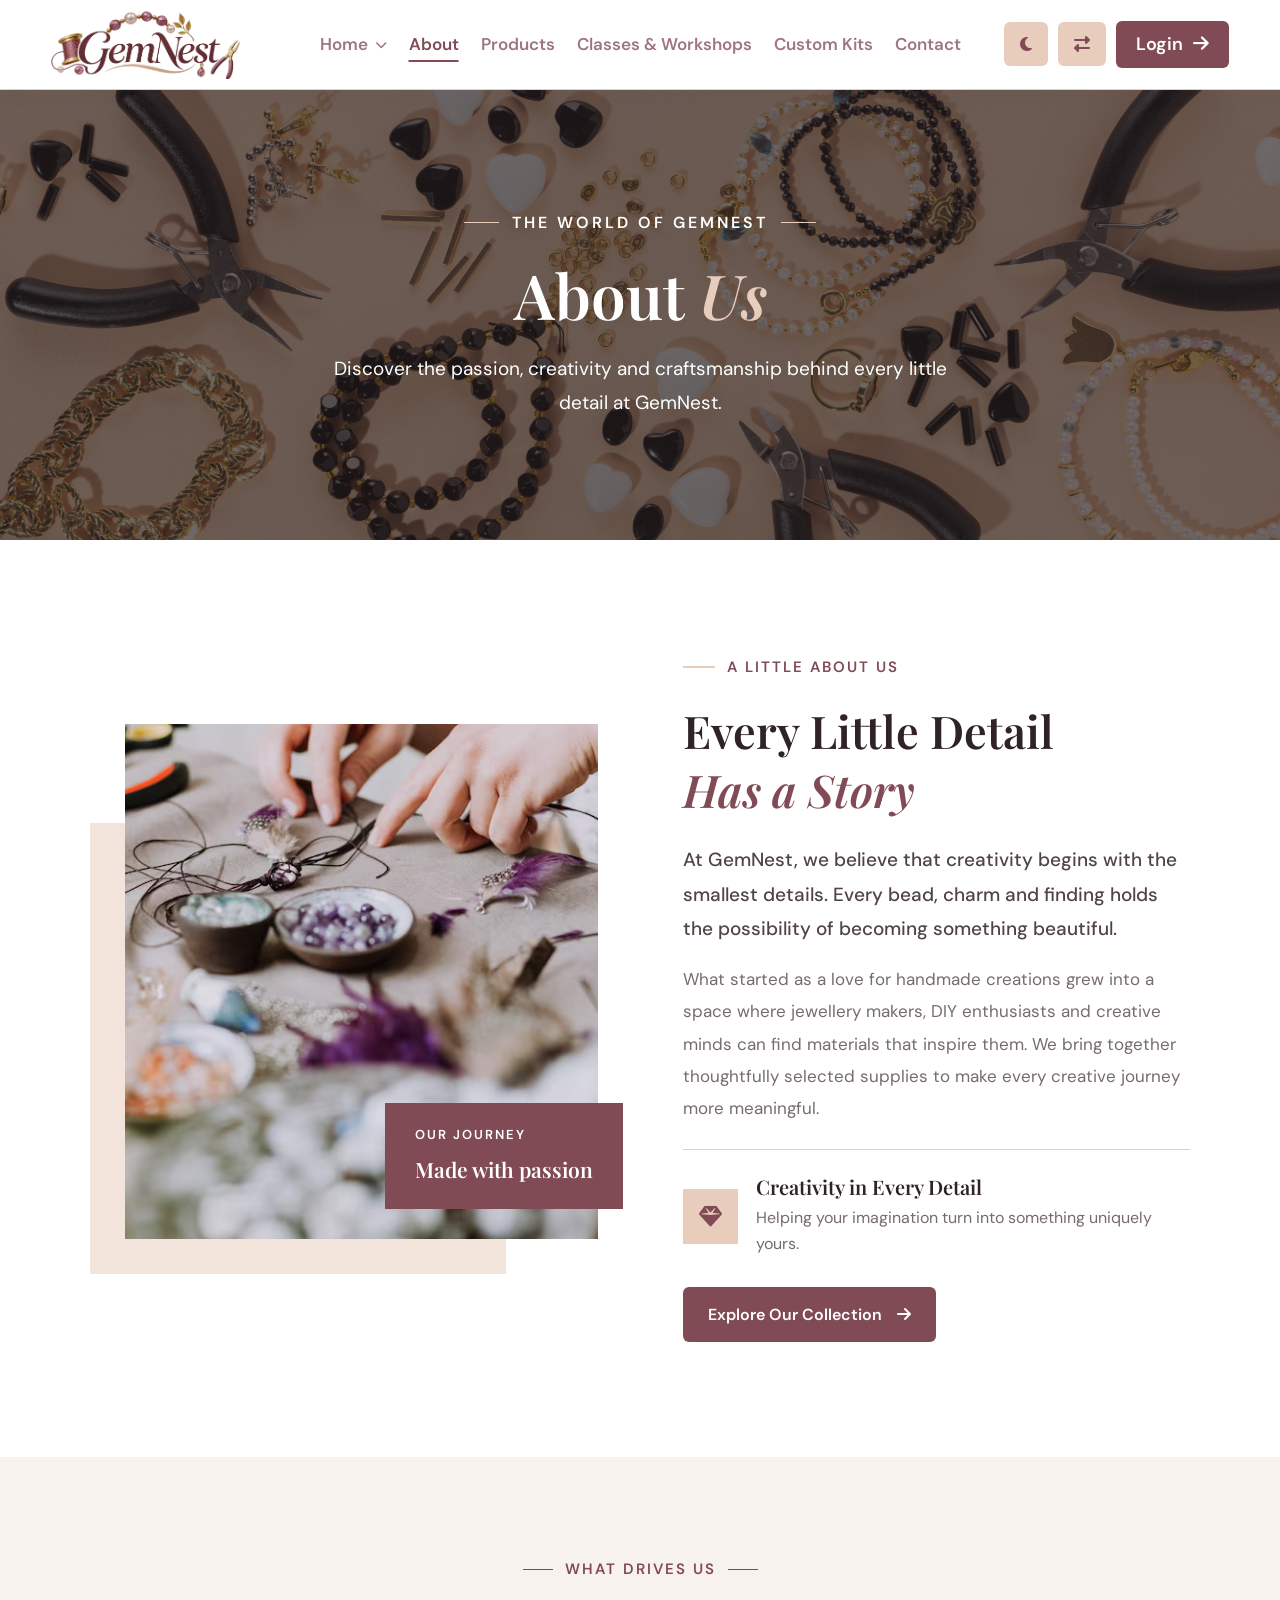
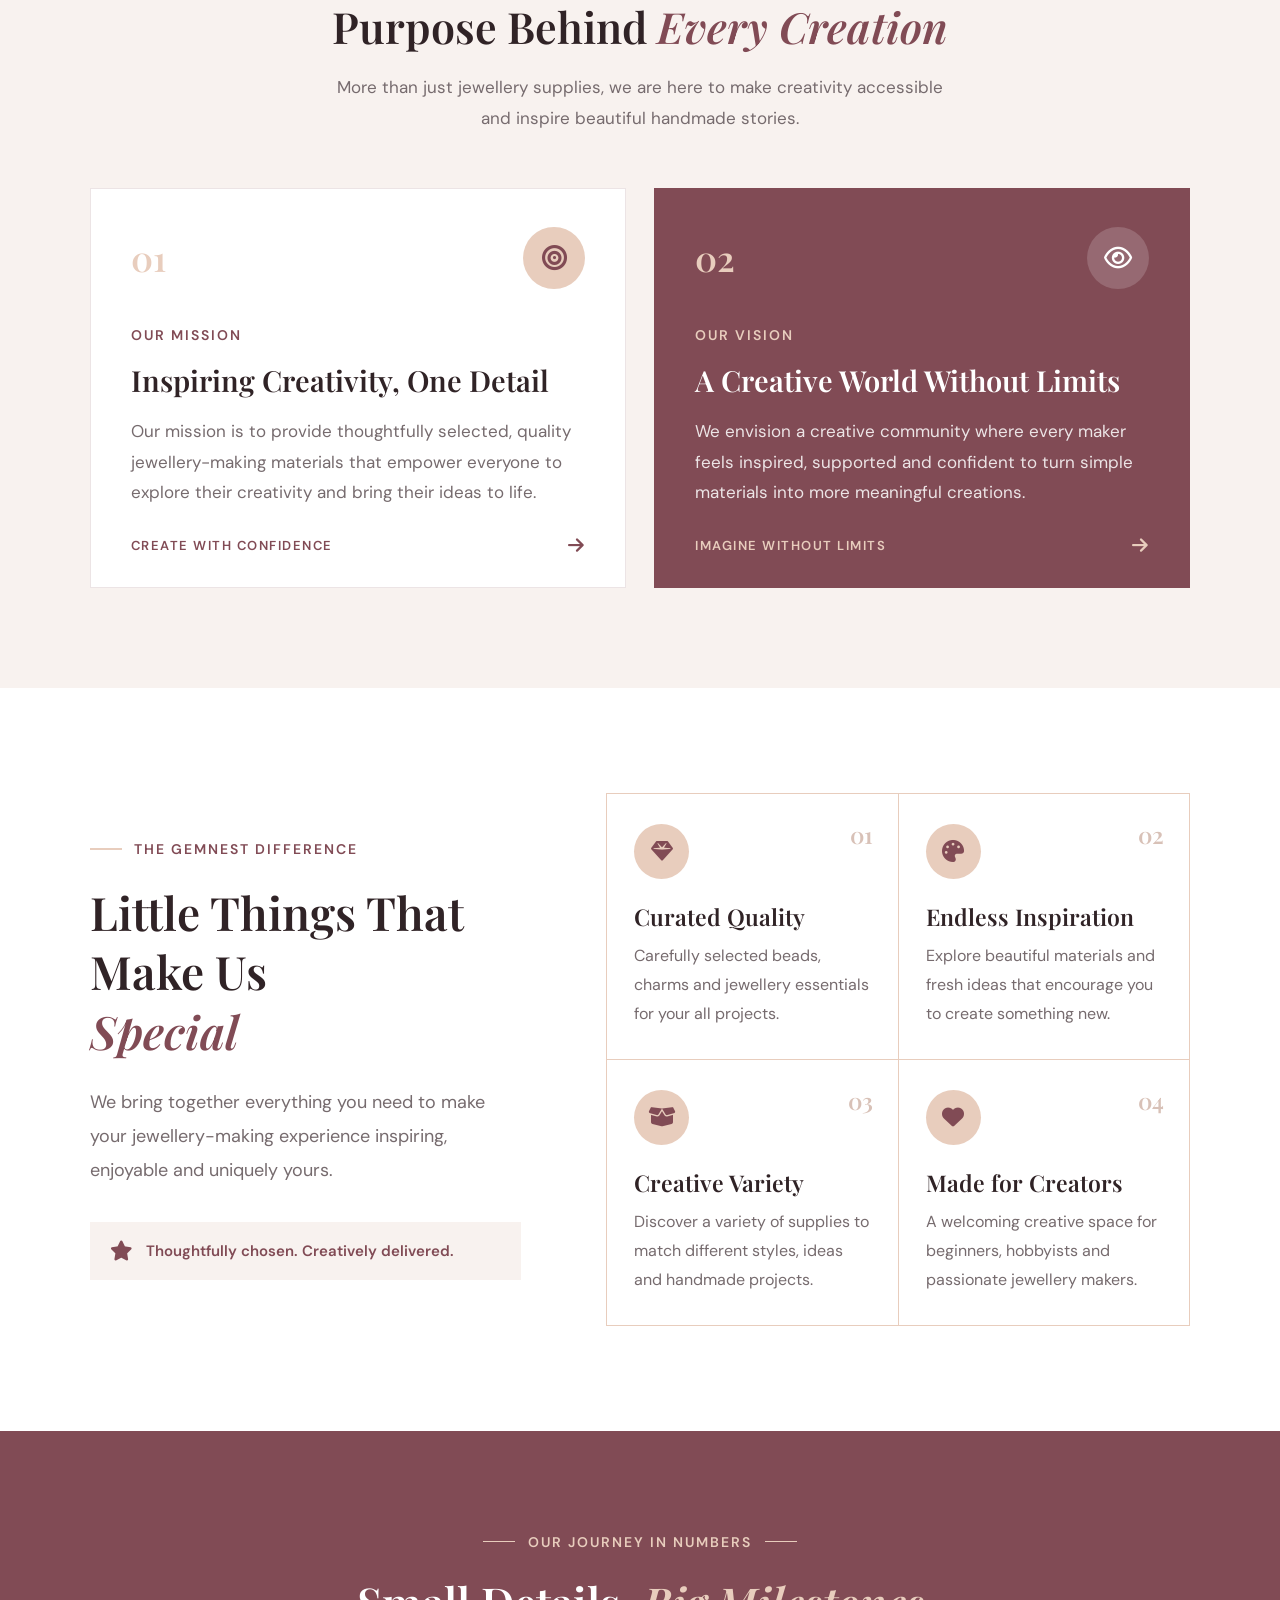
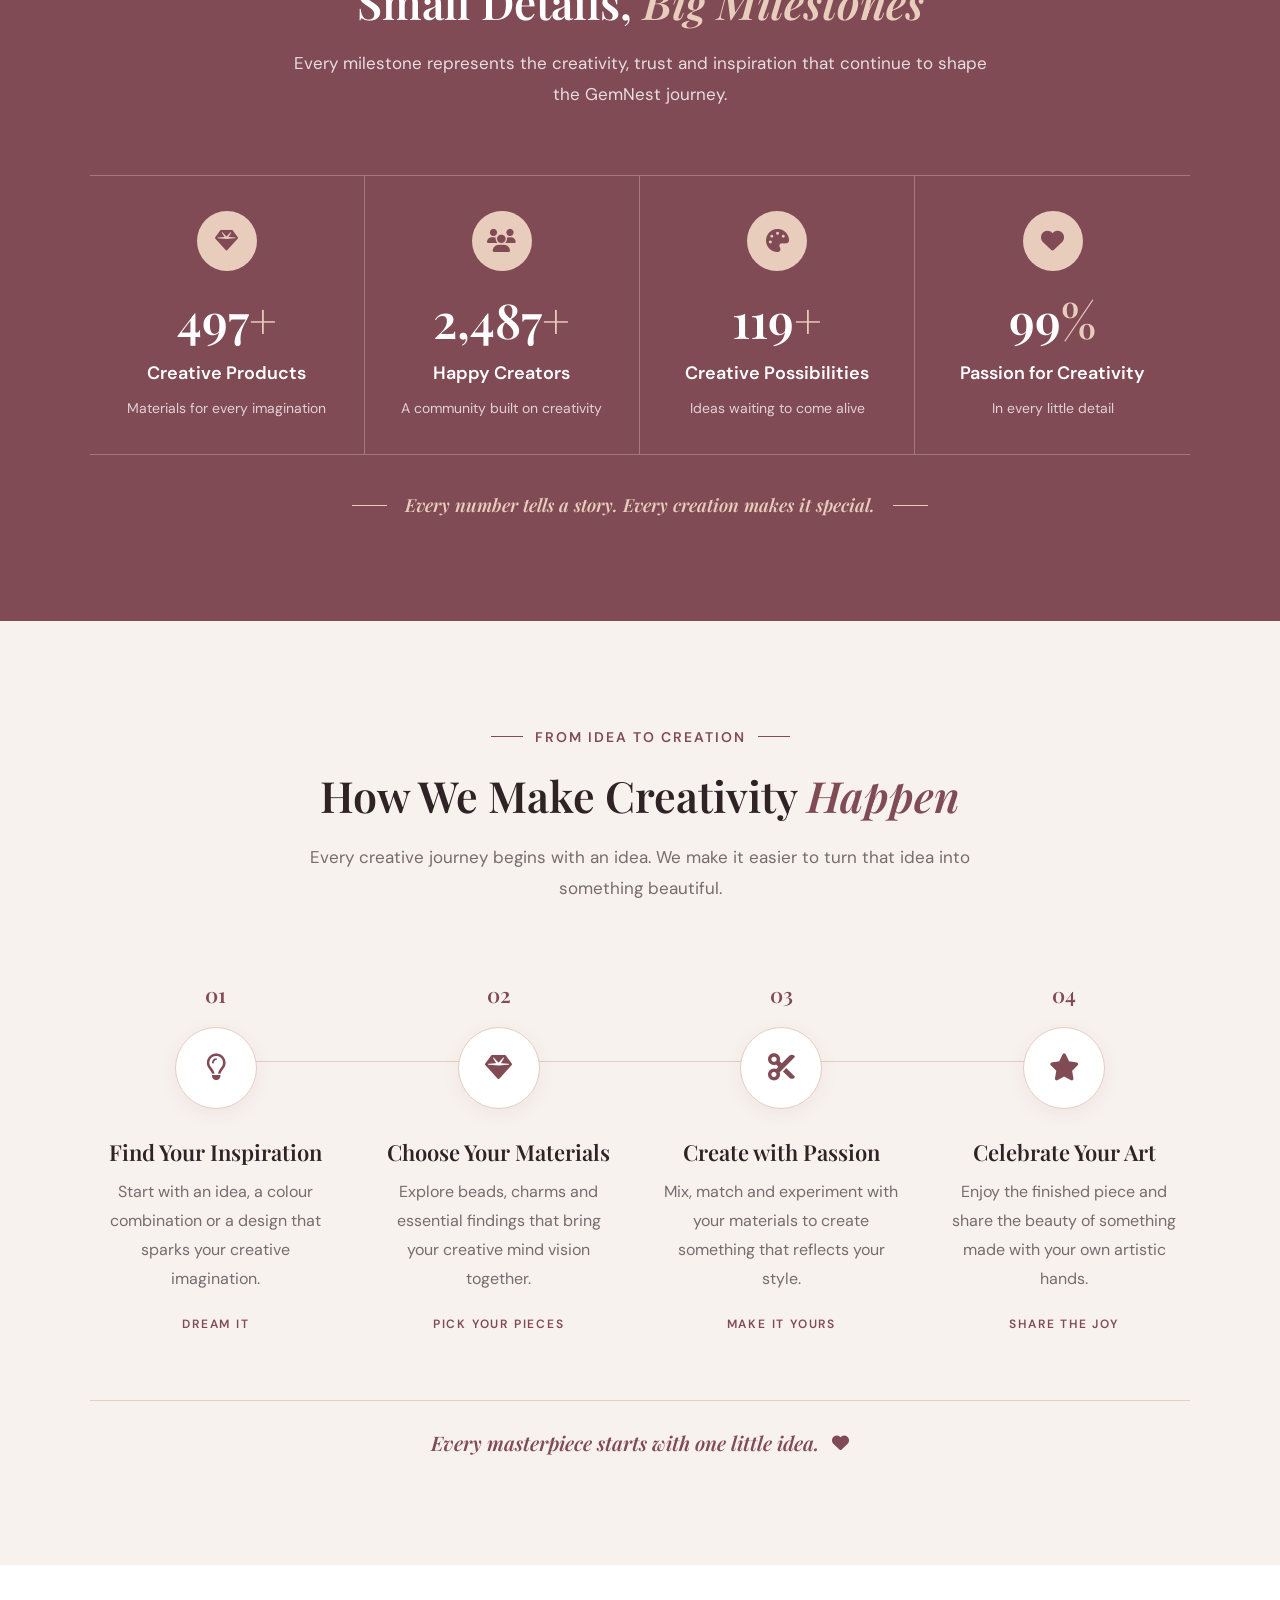
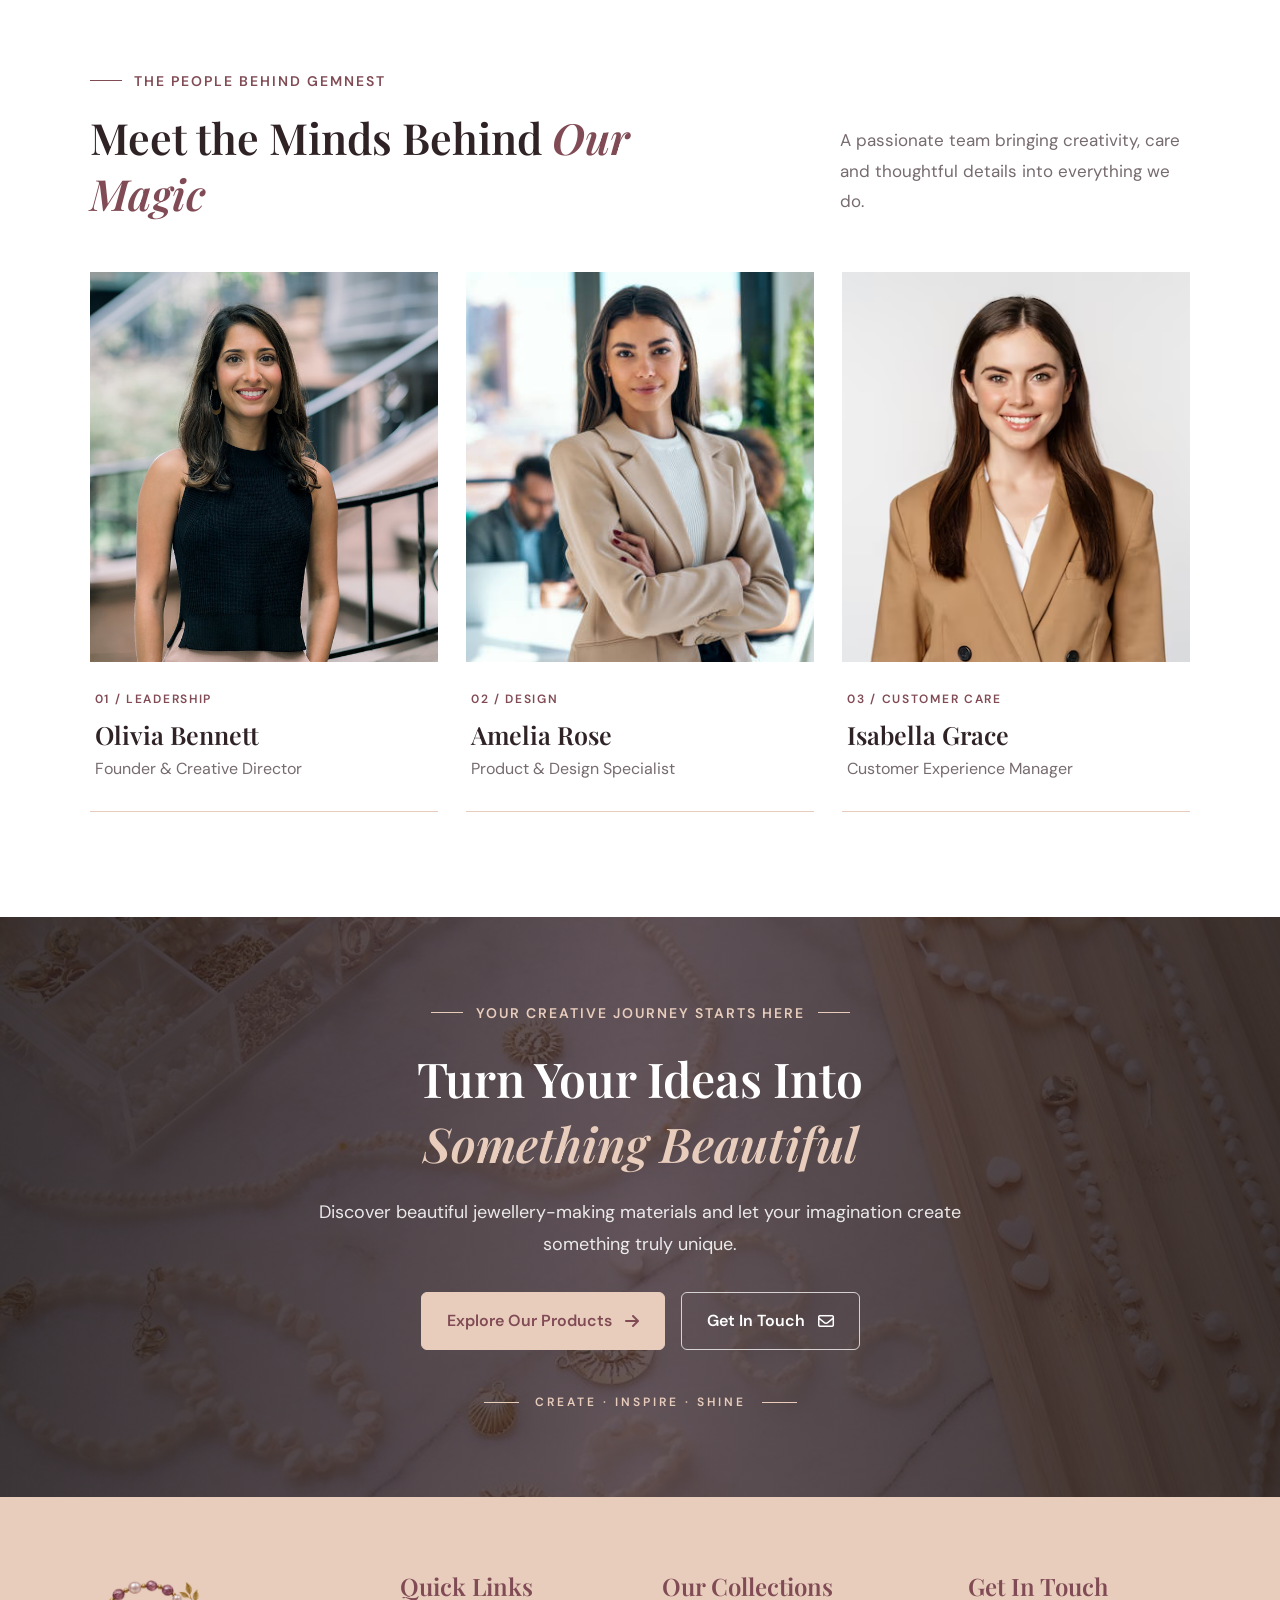
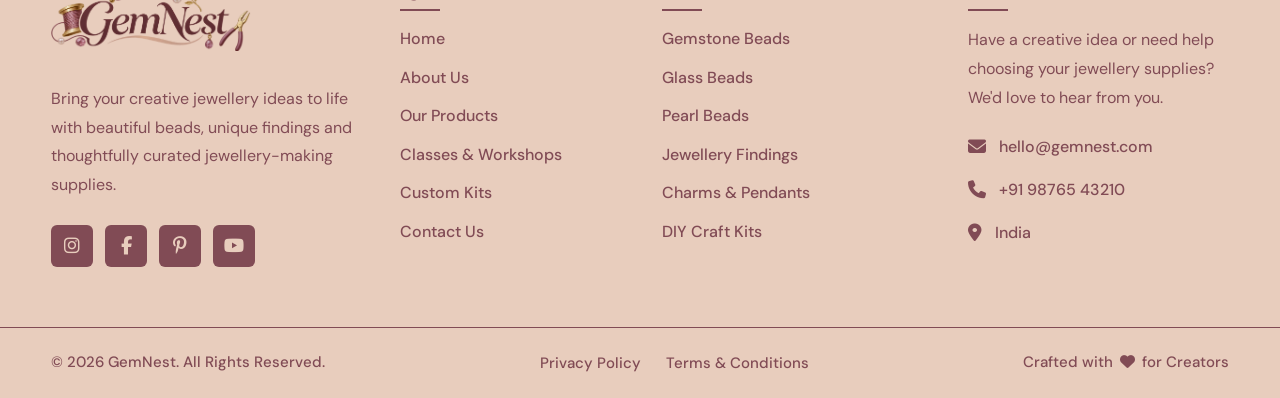
<file: about.html>
<!DOCTYPE html>
<html lang="en">

<head>
    <meta charset="UTF-8">
    <meta name="viewport" content="width=device-width, initial-scale=1.0">

    <title>GemNest</title>

    <meta name="description"
        content="Discover beautiful beads, jewellery-making supplies, creative kits and hands-on workshops at GemNest.">

    <!-- Favicon -->
    <link rel="icon" href="images/favicon.png">

    <!-- Google Fonts -->
    <link
        href="https://fonts.googleapis.com/css2?family=DM+Sans:wght@400;500;600;700&family=Playfair+Display:wght@400;500;600;700&display=swap"
        rel="stylesheet">

    <!-- Font Awesome -->
    <link rel="stylesheet" href="https://cdnjs.cloudflare.com/ajax/libs/font-awesome/6.7.2/css/all.min.css">

    <!-- CSS -->
    <link rel="stylesheet" href="css/style.css">

</head>

<body>

    <!-- ================= HEADER START ================= -->

    <header class="gem-header">

        <div class="gem-header-container">

            <!-- Logo -->
            <a href="index.html" class="gem-logo">
                <img src="images/logo.png" alt="GemNest Logo">
            </a>

            <!-- Desktop Navigation -->
            <nav class="gem-desktop-nav">
                <ul class="gem-nav-list">

                    <li class="gem-nav-item gem-home-dropdown">
                        <a href="#" class="gem-nav-link">
                            Home <i class="fa-solid fa-chevron-down"></i>
                        </a>

                        <ul class="gem-dropdown-menu">
                            <li><a href="index.html">Home 1</a></li>
                            <li><a href="home-2.html">Home 2</a></li>
                        </ul>
                    </li>

                    <li class="gem-nav-item">
                        <a href="about.html" class="gem-nav-link active">About</a>
                    </li>

                    <li class="gem-nav-item">
                        <a href="products.html" class="gem-nav-link">Products</a>
                    </li>

                    <li class="gem-nav-item">
                        <a href="classes-workshops.html" class="gem-nav-link">
                            Classes & Workshops
                        </a>
                    </li>

                    <li class="gem-nav-item">
                        <a href="custom-kits.html" class="gem-nav-link">Custom Kits</a>
                    </li>

                    <li class="gem-nav-item">
                        <a href="contact.html" class="gem-nav-link">Contact</a>
                    </li>

                </ul>
            </nav>

            <!-- Desktop Right Actions -->
            <div class="gem-header-actions">

                <button class="gem-icon-btn" id="gem-desktop-theme" aria-label="Toggle dark mode">
                    <i class="fa-solid fa-moon"></i>
                </button>

                <button class="gem-icon-btn" id="gem-desktop-rtl" aria-label="Toggle RTL mode">
                    <i class="fa-solid fa-right-left"></i>
                </button>

                <a href="login.html" class="gem-login-btn">
                    Login <i class="fa-solid fa-arrow-right"></i>
                </a>

            </div>

            <!-- Mobile Menu Toggle -->
            <button class="gem-menu-toggle" id="gem-menu-toggle" aria-label="Open navigation menu"
                aria-expanded="false">

                <i class="fa-solid fa-bars"></i>

            </button>

        </div>

        <!-- Mobile Navigation -->
        <div class="gem-mobile-menu" id="gem-mobile-menu">

            <nav class="gem-mobile-nav">
                <ul class="gem-mobile-nav-list">

                    <li class="gem-mobile-home">

                        <div class="gem-mobile-home-row">
                            <a href="index.html">Home</a>

                            <button class="gem-home-toggle" id="gem-home-toggle" aria-label="Toggle home submenu"
                                aria-expanded="false">
                                <i class="fa-solid fa-chevron-down"></i>
                            </button>
                        </div>

                        <ul class="gem-mobile-dropdown" id="gem-home-submenu">
                            <li><a href="index.html">Home 1</a></li>
                            <li><a href="home-2.html">Home 2</a></li>
                        </ul>

                    </li>

                    <li><a href="about.html" class="active">About</a></li>

                    <li><a href="products.html">Products</a></li>

                    <li><a href="classes-workshops.html">Classes & Workshops</a></li>

                    <li><a href="custom-kits.html">Custom Kits</a></li>

                    <li><a href="contact.html">Contact</a></li>

                </ul>
            </nav>

            <!-- Mobile Actions -->
            <div class="gem-mobile-actions">

                <div class="gem-mobile-settings">

                    <button class="gem-mobile-setting-btn" id="gem-mobile-theme">
                        <i class="fa-solid fa-moon"></i>
                        <span>Dark Mode</span>
                    </button>

                    <button class="gem-mobile-setting-btn" id="gem-mobile-rtl">
                        <i class="fa-solid fa-right-left"></i>
                        <span>RTL Mode</span>
                    </button>

                </div>

                <a href="login.html" class="gem-mobile-login">
                    <i class="fa-solid fa-user"></i>
                    Login
                </a>

            </div>

        </div>

    </header>

    <!-- ================= HEADER END ================= -->

    <!-- ================= COMMON PAGE HERO START ================= -->

    <section class="gem-inner-hero about-banner">

        <div class="gem-inner-hero-overlay"></div>

        <div class="gem-inner-hero-content">

            <span class="gem-inner-hero-subtitle">
                <span></span>
                THE WORLD OF GEMNEST
                <span></span>
            </span>

            <h1>About <em>Us</em></h1>

            <p>
                Discover the passion, creativity and craftsmanship
                behind every little detail at GemNest.
            </p>

        </div>

    </section>

    <!-- ================= COMMON PAGE HERO END ================= -->

    <section class="gem-about-story">
        <div class="gem-about-story-container">

            <div class="gem-about-story-image">
                <img src="images/our-story.jpg" alt="GemNest Jewellery Making Materials">
                <div class="gem-about-story-image-label">
                    <span>OUR JOURNEY</span>
                    <strong>Made with passion</strong>
                </div>
            </div>

            <div class="gem-about-story-content">
                <span class="gem-about-story-tag">
                    <span></span> A LITTLE ABOUT US
                </span>

                <h2>
                    Every Little Detail
                    <em>Has a Story</em>
                </h2>

                <p class="gem-about-story-intro">
                    At GemNest, we believe that creativity begins with the
                    smallest details. Every bead, charm and finding holds
                    the possibility of becoming something beautiful.
                </p>

                <p class="gem-about-story-description">
                    What started as a love for handmade creations grew into
                    a space where jewellery makers, DIY enthusiasts and
                    creative minds can find materials that inspire them.
                    We bring together thoughtfully selected supplies to
                    make every creative journey more meaningful.
                </p>

                <div class="gem-about-story-divider"></div>

                <div class="gem-about-story-highlight">
                    <div class="gem-about-story-highlight-icon">
                        <i class="fa-solid fa-gem"></i>
                    </div>
                    <div>
                        <h4>Creativity in Every Detail</h4>
                        <p>Helping your imagination turn into something uniquely yours.</p>
                    </div>
                </div>

                <a href="products.html" class="gem-about-story-btn">
                    Explore Our Collection
                    <i class="fa-solid fa-arrow-right"></i>
                </a>
            </div>

        </div>
    </section>

    <section class="gem-about-purpose">
        <div class="gem-about-purpose-container">

            <div class="gem-about-purpose-heading">
                <span class="gem-about-purpose-tag">
                    <span></span> WHAT DRIVES US <span></span>
                </span>
                <h2>Purpose Behind <em>Every Creation</em></h2>
                <p>
                    More than just jewellery supplies, we are here to make
                    creativity accessible and inspire beautiful handmade stories.
                </p>
            </div>

            <div class="gem-about-purpose-cards">

                <!-- Mission Card -->
                <div class="gem-about-purpose-card gem-purpose-mission">
                    <div class="gem-about-purpose-card-top">
                        <span class="gem-about-purpose-number">01</span>
                        <div class="gem-about-purpose-icon">
                            <i class="fa-solid fa-bullseye"></i>
                        </div>
                    </div>

                    <span class="gem-about-purpose-label">OUR MISSION</span>

                    <h3>Inspiring Creativity, One Detail</h3>

                    <p>
                        Our mission is to provide thoughtfully selected,
                        quality jewellery-making materials that empower
                        everyone to explore their creativity and bring
                        their ideas to life.
                    </p>

                    <div class="gem-about-purpose-bottom">
                        <span>CREATE WITH CONFIDENCE</span>
                        <i class="fa-solid fa-arrow-right"></i>
                    </div>
                </div>

                <!-- Vision Card -->
                <div class="gem-about-purpose-card gem-purpose-vision">
                    <div class="gem-about-purpose-card-top">
                        <span class="gem-about-purpose-number">02</span>
                        <div class="gem-about-purpose-icon">
                            <i class="fa-regular fa-eye"></i>
                        </div>
                    </div>

                    <span class="gem-about-purpose-label">OUR VISION</span>

                    <h3>A Creative World Without Limits</h3>

                    <p>
                        We envision a creative community where every maker
                        feels inspired, supported and confident to turn
                        simple materials into more meaningful creations.
                    </p>

                    <div class="gem-about-purpose-bottom">
                        <span>IMAGINE WITHOUT LIMITS</span>
                        <i class="fa-solid fa-arrow-right"></i>
                    </div>
                </div>

            </div>
        </div>
    </section>

    <section class="gem-about-special">
        <div class="gem-about-special-container">

            <div class="gem-about-special-heading">
                <span class="gem-about-special-tag">
                    <span></span> THE GEMNEST DIFFERENCE
                </span>

                <h2>
                    Little Things That
                    Make Us <em>Special</em>
                </h2>

                <p>
                    We bring together everything you need to make your
                    jewellery-making experience inspiring, enjoyable
                    and uniquely yours.
                </p>

                <div class="gem-about-special-note">
                    <i class="fa-solid fa-star"></i>
                    <span>Thoughtfully chosen. Creatively delivered.</span>
                </div>
            </div>

            <div class="gem-about-special-features">

                <div class="gem-about-special-item">
                    <span class="gem-about-special-number">01</span>
                    <div class="gem-about-special-icon">
                        <i class="fa-solid fa-gem"></i>
                    </div>
                    <h3>Curated Quality</h3>
                    <p>
                        Carefully selected beads, charms and jewellery
                        essentials for your all projects.
                    </p>
                </div>

                <div class="gem-about-special-item">
                    <span class="gem-about-special-number">02</span>
                    <div class="gem-about-special-icon">
                        <i class="fa-solid fa-palette"></i>
                    </div>
                    <h3>Endless Inspiration</h3>
                    <p>
                        Explore beautiful materials and fresh ideas
                        that encourage you to create something new.
                    </p>
                </div>

                <div class="gem-about-special-item">
                    <span class="gem-about-special-number">03</span>
                    <div class="gem-about-special-icon">
                        <i class="fa-solid fa-box-open"></i>
                    </div>
                    <h3>Creative Variety</h3>
                    <p>
                        Discover a variety of supplies to match
                        different styles, ideas and handmade projects.
                    </p>
                </div>

                <div class="gem-about-special-item">
                    <span class="gem-about-special-number">04</span>
                    <div class="gem-about-special-icon">
                        <i class="fa-solid fa-heart"></i>
                    </div>
                    <h3>Made for Creators</h3>
                    <p>
                        A welcoming creative space for beginners,
                        hobbyists and passionate jewellery makers.
                    </p>
                </div>

            </div>
        </div>
    </section>

    <section class="gem-about-achievements">
        <div class="gem-about-achievements-container">

            <div class="gem-about-achievements-heading">
                <span class="gem-about-achievements-tag">
                    <span></span> OUR JOURNEY IN NUMBERS <span></span>
                </span>

                <h2>Small Details, <em>Big Milestones</em></h2>

                <p>
                    Every milestone represents the creativity, trust and
                    inspiration that continue to shape the GemNest journey.
                </p>
            </div>

            <div class="gem-about-achievements-grid">

                <div class="gem-about-achievement-item">
                    <div class="gem-about-achievement-icon">
                        <i class="fa-solid fa-gem"></i>
                    </div>
                    <h3><span class="gem-achievement-count" data-target="500">0</span><span>+</span></h3>
                    <p>Creative Products</p>
                    <small>Materials for every imagination</small>
                </div>

                <div class="gem-about-achievement-item">
                    <div class="gem-about-achievement-icon">
                        <i class="fa-solid fa-users"></i>
                    </div>
                    <h3><span class="gem-achievement-count" data-target="2500">0</span><span>+</span></h3>
                    <p>Happy Creators</p>
                    <small>A community built on creativity</small>
                </div>

                <div class="gem-about-achievement-item">
                    <div class="gem-about-achievement-icon">
                        <i class="fa-solid fa-palette"></i>
                    </div>
                    <h3><span class="gem-achievement-count" data-target="120">0</span><span>+</span></h3>
                    <p>Creative Possibilities</p>
                    <small>Ideas waiting to come alive</small>
                </div>

                <div class="gem-about-achievement-item">
                    <div class="gem-about-achievement-icon">
                        <i class="fa-solid fa-heart"></i>
                    </div>
                    <h3><span class="gem-achievement-count" data-target="100">0</span><span>%</span></h3>
                    <p>Passion for Creativity</p>
                    <small>In every little detail</small>
                </div>

            </div>

            <div class="gem-about-achievements-bottom">
                <span></span>
                <p>Every number tells a story. Every creation makes it special.</p>
                <span></span>
            </div>

        </div>
    </section>

    <section class="gem-about-process">
        <div class="gem-about-process-container">

            <div class="gem-about-process-heading">
                <span class="gem-about-process-tag">
                    <span></span> FROM IDEA TO CREATION <span></span>
                </span>

                <h2>How We Make Creativity <em>Happen</em></h2>

                <p>
                    Every creative journey begins with an idea.
                    We make it easier to turn that idea into something beautiful.
                </p>
            </div>

            <div class="gem-about-process-timeline">

                <div class="gem-about-process-line"></div>

                <div class="gem-about-process-step">
                    <div class="gem-about-process-step-top">
                        <span class="gem-about-process-count">01</span>
                        <div class="gem-about-process-icon">
                            <i class="fa-regular fa-lightbulb"></i>
                        </div>
                    </div>

                    <h3>Find Your Inspiration</h3>
                    <p>
                        Start with an idea, a colour combination or a design
                        that sparks your creative imagination.
                    </p>

                    <span class="gem-about-process-caption">DREAM IT</span>
                </div>

                <div class="gem-about-process-step">
                    <div class="gem-about-process-step-top">
                        <span class="gem-about-process-count">02</span>
                        <div class="gem-about-process-icon">
                            <i class="fa-solid fa-gem"></i>
                        </div>
                    </div>

                    <h3>Choose Your Materials</h3>
                    <p>
                        Explore beads, charms and essential findings
                        that bring your creative mind vision together.
                    </p>

                    <span class="gem-about-process-caption">PICK YOUR PIECES</span>
                </div>

                <div class="gem-about-process-step">
                    <div class="gem-about-process-step-top">
                        <span class="gem-about-process-count">03</span>
                        <div class="gem-about-process-icon">
                            <i class="fa-solid fa-scissors"></i>
                        </div>
                    </div>

                    <h3>Create with Passion</h3>
                    <p>
                        Mix, match and experiment with your materials
                        to create something that reflects your style.
                    </p>

                    <span class="gem-about-process-caption">MAKE IT YOURS</span>
                </div>

                <div class="gem-about-process-step">
                    <div class="gem-about-process-step-top">
                        <span class="gem-about-process-count">04</span>
                        <div class="gem-about-process-icon">
                            <i class="fa-solid fa-star"></i>
                        </div>
                    </div>

                    <h3>Celebrate Your Art</h3>
                    <p>
                        Enjoy the finished piece and share the beauty
                        of something made with your own artistic hands.
                    </p>

                    <span class="gem-about-process-caption">SHARE THE JOY</span>
                </div>

            </div>

            <div class="gem-about-process-footer">
                <p>Every masterpiece starts with one little idea.</p>
                <i class="fa-solid fa-heart"></i>
            </div>

        </div>
    </section>

    <section class="gem-about-team">
        <div class="gem-about-team-container">

            <div class="gem-about-team-heading">
                <div>
                    <span class="gem-about-team-tag">
                        <span></span> THE PEOPLE BEHIND GEMNEST
                    </span>
                    <h2>Meet the Minds Behind <em>Our Magic</em></h2>
                </div>

                <p>
                    A passionate team bringing creativity, care and
                    thoughtful details into everything we do.
                </p>
            </div>

            <div class="gem-about-team-grid">

                <!-- Team Member 1 -->
                <div class="gem-about-team-card">
                    <div class="gem-about-team-image">
                        <img src="images/team-1.jpg" alt="GemNest Founder">
                        <div class="gem-about-team-socials">
                            <a href="#" aria-label="Instagram">
                                <i class="fa-brands fa-instagram"></i>
                            </a>
                            <a href="#" aria-label="LinkedIn">
                                <i class="fa-brands fa-linkedin-in"></i>
                            </a>
                        </div>
                    </div>

                    <div class="gem-about-team-info">
                        <span>01 / LEADERSHIP</span>
                        <h3>Olivia Bennett</h3>
                        <p>Founder & Creative Director</p>
                    </div>
                </div>

                <!-- Team Member 2 -->
                <div class="gem-about-team-card">
                    <div class="gem-about-team-image">
                        <img src="images/team-2.jpg" alt="GemNest Design Team Member">
                        <div class="gem-about-team-socials">
                            <a href="#" aria-label="Instagram">
                                <i class="fa-brands fa-instagram"></i>
                            </a>
                            <a href="#" aria-label="LinkedIn">
                                <i class="fa-brands fa-linkedin-in"></i>
                            </a>
                        </div>
                    </div>

                    <div class="gem-about-team-info">
                        <span>02 / DESIGN</span>
                        <h3>Amelia Rose</h3>
                        <p>Product & Design Specialist</p>
                    </div>
                </div>

                <!-- Team Member 3 -->
                <div class="gem-about-team-card">
                    <div class="gem-about-team-image">
                        <img src="images/team-3.jpg" alt="GemNest Customer Experience Team Member">
                        <div class="gem-about-team-socials">
                            <a href="#" aria-label="Instagram">
                                <i class="fa-brands fa-instagram"></i>
                            </a>
                            <a href="#" aria-label="LinkedIn">
                                <i class="fa-brands fa-linkedin-in"></i>
                            </a>
                        </div>
                    </div>

                    <div class="gem-about-team-info">
                        <span>03 / CUSTOMER CARE</span>
                        <h3>Isabella Grace</h3>
                        <p>Customer Experience Manager</p>
                    </div>
                </div>

            </div>

        </div>
    </section>

    <section class="gem-about-cta">
        <div class="gem-about-cta-overlay"></div>

        <div class="gem-about-cta-content">

            <span class="gem-about-cta-tag">
                <span></span> YOUR CREATIVE JOURNEY STARTS HERE <span></span>
            </span>

            <h2>
                Turn Your Ideas Into
                <em>Something Beautiful</em>
            </h2>

            <p>
                Discover beautiful jewellery-making materials and let
                your imagination create something truly unique.
            </p>

            <div class="gem-about-cta-buttons">
                <a href="products.html" class="gem-about-cta-primary">
                    Explore Our Products
                    <i class="fa-solid fa-arrow-right"></i>
                </a>

                <a href="contact.html" class="gem-about-cta-secondary">
                    Get In Touch
                    <i class="fa-regular fa-envelope"></i>
                </a>
            </div>

            <div class="gem-about-cta-bottom">
                <span></span>
                <p>CREATE · INSPIRE · SHINE</p>
                <span></span>
            </div>

        </div>
    </section>

    <!-- ================= FOOTER START ================= -->

    <footer class="gem-footer">

        <div class="gem-footer-main">

            <div class="gem-footer-container">

                <!-- Brand Column -->
                <div class="gem-footer-brand">

                    <a href="index.html" class="gem-footer-logo">
                        <img src="images/logo.png" alt="GemNest Logo">
                    </a>

                    <p>
                        Bring your creative jewellery ideas to life with
                        beautiful beads, unique findings and thoughtfully
                        curated jewellery-making supplies.
                    </p>

                    <div class="gem-footer-social">

                        <a href="#" aria-label="Instagram">
                            <i class="fa-brands fa-instagram"></i>
                        </a>

                        <a href="#" aria-label="Facebook">
                            <i class="fa-brands fa-facebook-f"></i>
                        </a>

                        <a href="#" aria-label="Pinterest">
                            <i class="fa-brands fa-pinterest-p"></i>
                        </a>

                        <a href="#" aria-label="YouTube">
                            <i class="fa-brands fa-youtube"></i>
                        </a>

                    </div>

                </div>


                <!-- Quick Links -->
                <div class="gem-footer-links">

                    <h3>Quick Links</h3>

                    <ul>
                        <li><a href="index.html">Home</a></li>
                        <li><a href="about.html">About Us</a></li>
                        <li><a href="products.html">Our Products</a></li>
                        <li><a href="classes-workshops.html">Classes & Workshops</a></li>
                        <li><a href="custom-kits.html">Custom Kits</a></li>
                        <li><a href="contact.html">Contact Us</a></li>
                    </ul>

                </div>


                <!-- Product Categories -->
                <div class="gem-footer-links">

                    <h3>Our Collections</h3>

                    <ul>
                        <li><a href="products.html">Gemstone Beads</a></li>
                        <li><a href="products.html">Glass Beads</a></li>
                        <li><a href="products.html">Pearl Beads</a></li>
                        <li><a href="products.html">Jewellery Findings</a></li>
                        <li><a href="products.html">Charms & Pendants</a></li>
                        <li><a href="custom-kits.html">DIY Craft Kits</a></li>
                    </ul>

                </div>


                <!-- Contact Column -->
                <div class="gem-footer-contact">

                    <h3>Get In Touch</h3>

                    <p>
                        Have a creative idea or need help choosing
                        your jewellery supplies? We'd love to hear from you.
                    </p>

                    <div class="gem-footer-contact-item">
                        <i class="fa-solid fa-envelope"></i>
                        <a href="mailto:hello@gemnest.com">
                            hello@gemnest.com
                        </a>
                    </div>

                    <div class="gem-footer-contact-item">
                        <i class="fa-solid fa-phone"></i>
                        <a href="tel:+919876543210">
                            +91 98765 43210
                        </a>
                    </div>

                    <div class="gem-footer-contact-item">
                        <i class="fa-solid fa-location-dot"></i>
                        <span>India</span>
                    </div>

                </div>

            </div>

        </div>


        <!-- Footer Bottom -->
        <div class="gem-footer-bottom">

            <div class="gem-footer-bottom-container">

                <p>
                    © 2026 GemNest. All Rights Reserved.
                </p>

                <div class="gem-footer-bottom-links">
                    <a href="#">Privacy Policy</a>
                    <a href="#">Terms & Conditions</a>
                </div>

                <p class="gem-footer-credit">
                    Crafted with <i class="fa-solid fa-heart"></i> for Creators
                </p>

            </div>

        </div>

    </footer>

    <!-- ================= FOOTER END ================= -->

    <!-- JavaScript -->
    <script src="js/main.js"></script>

</body>

</html>
</file>
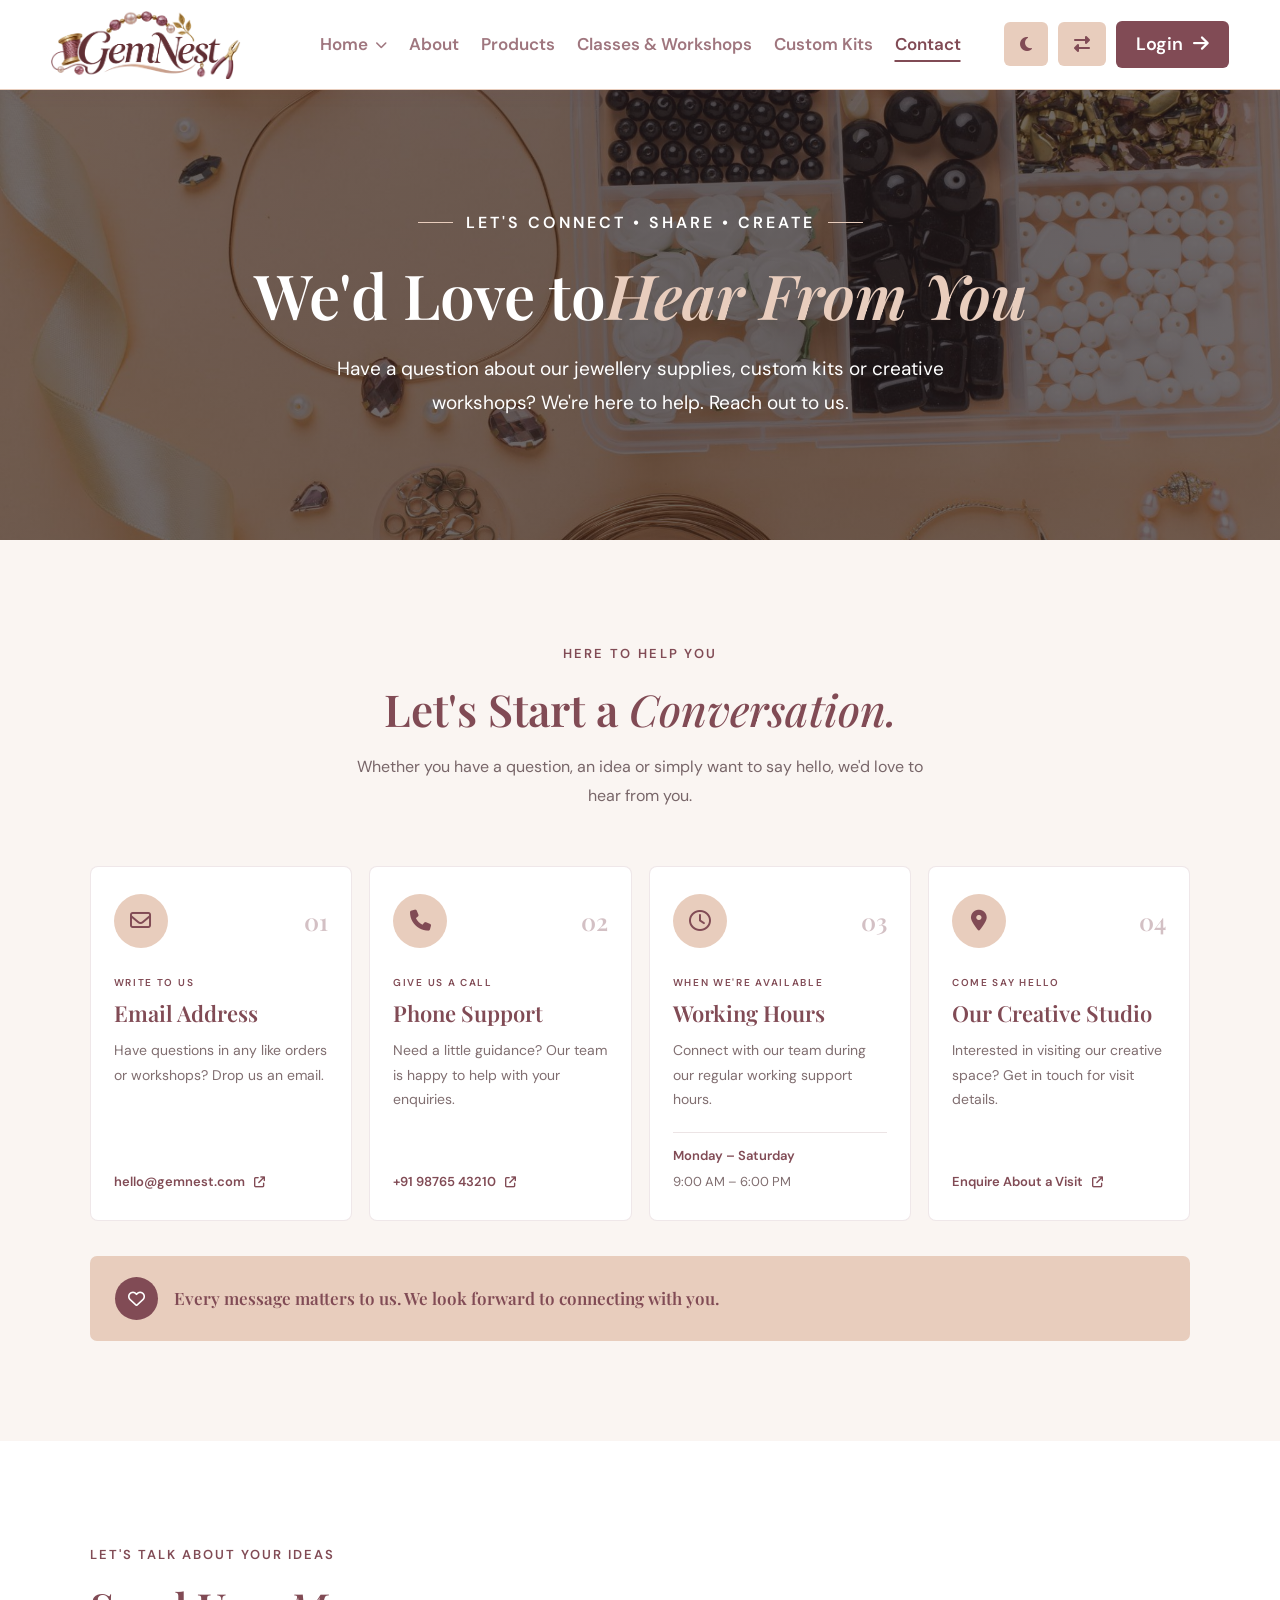
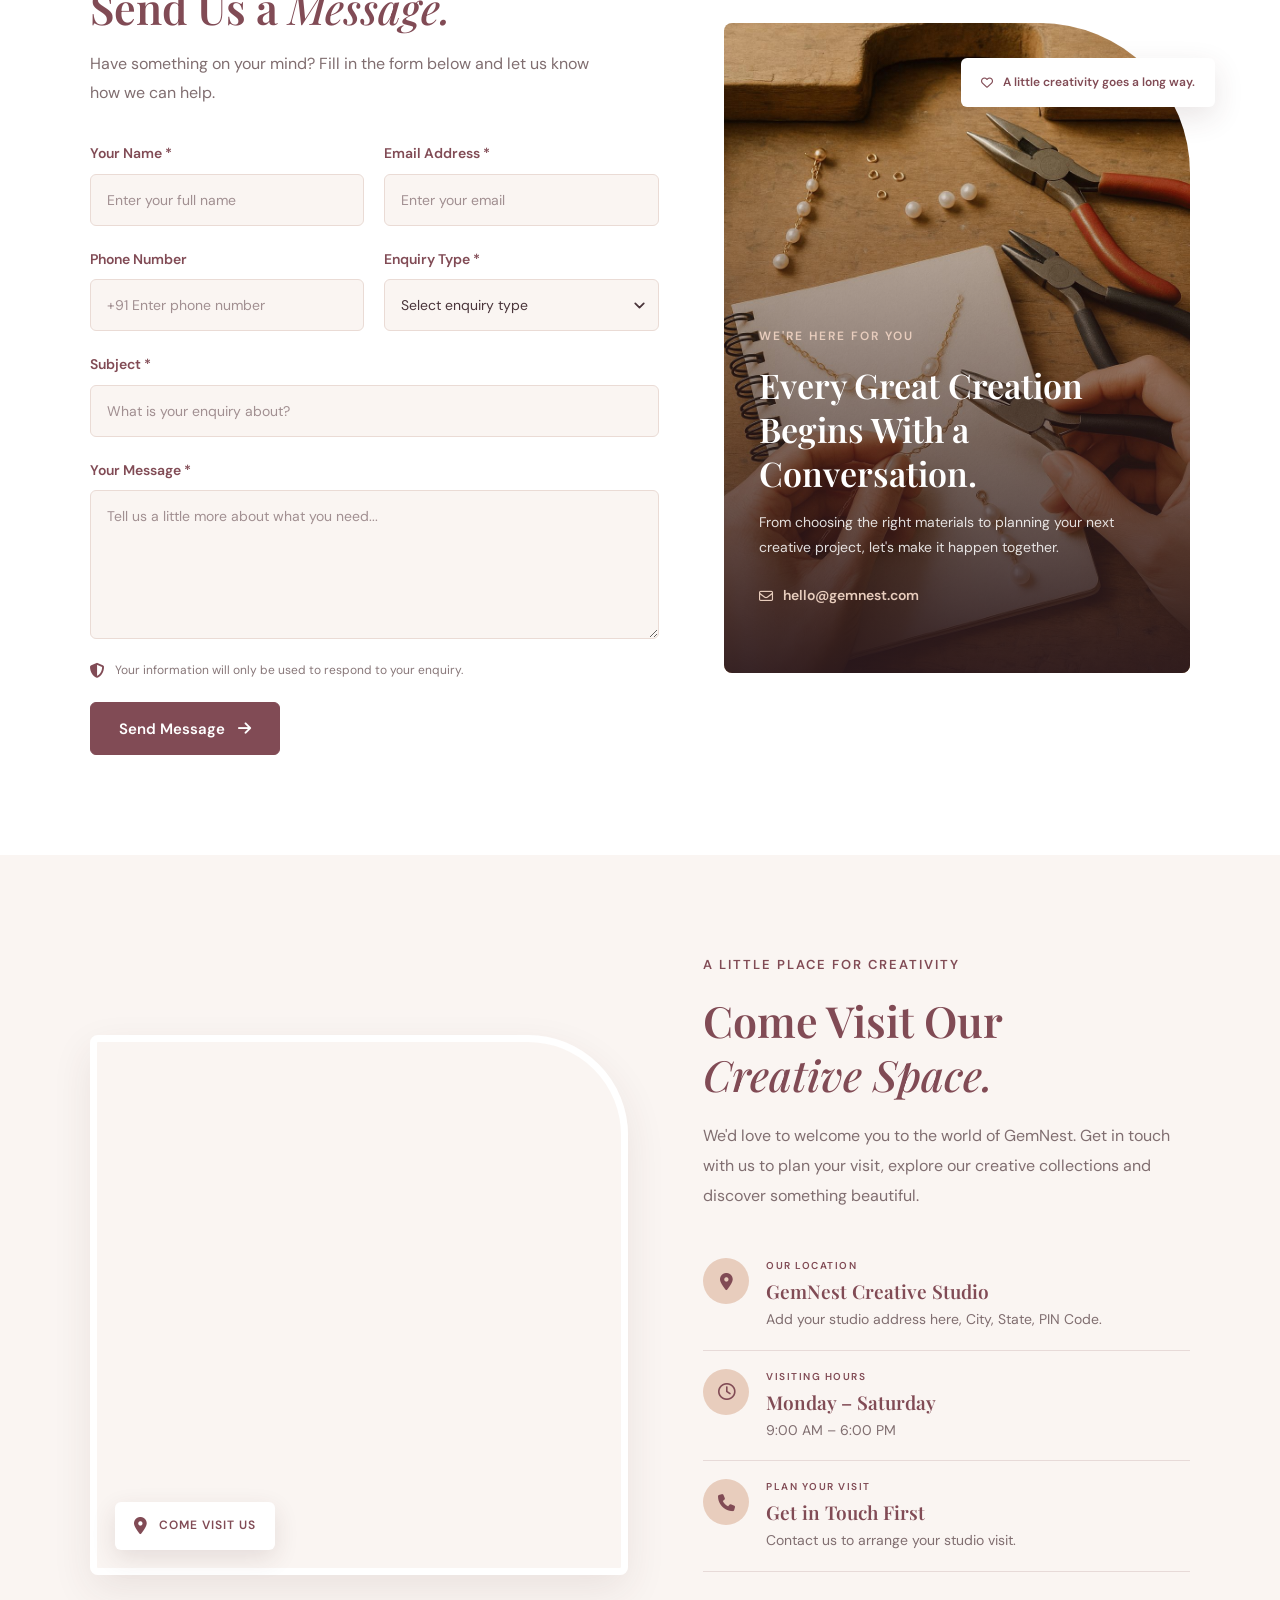
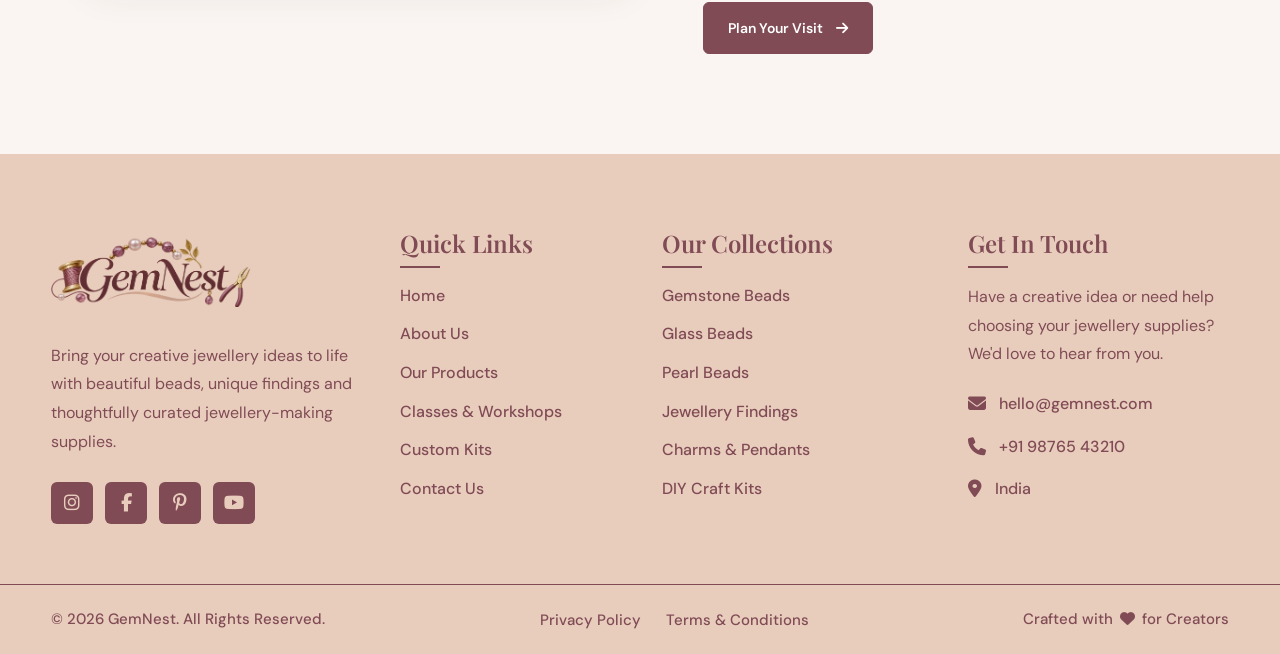
<file: contact.html>
<!DOCTYPE html>
<html lang="en">

<head>
    <meta charset="UTF-8">
    <meta name="viewport" content="width=device-width, initial-scale=1.0">

    <title>GemNest</title>

    <meta name="description"
        content="Discover beautiful beads, jewellery-making supplies, creative kits and hands-on workshops at GemNest.">

    <!-- Favicon -->
    <link rel="icon" href="images/favicon.png">

    <!-- Google Fonts -->
    <link
        href="https://fonts.googleapis.com/css2?family=DM+Sans:wght@400;500;600;700&family=Playfair+Display:wght@400;500;600;700&display=swap"
        rel="stylesheet">

    <!-- Font Awesome -->
    <link rel="stylesheet" href="https://cdnjs.cloudflare.com/ajax/libs/font-awesome/6.7.2/css/all.min.css">

    <!-- CSS -->
    <link rel="stylesheet" href="css/style.css">

</head>

<body>

    <!-- ================= HEADER START ================= -->

    <header class="gem-header">

        <div class="gem-header-container">

            <!-- Logo -->
            <a href="index.html" class="gem-logo">
                <img src="images/logo.png" alt="GemNest Logo">
            </a>

            <!-- Desktop Navigation -->
            <nav class="gem-desktop-nav">
                <ul class="gem-nav-list">

                    <li class="gem-nav-item gem-home-dropdown">
                        <a href="#" class="gem-nav-link">
                            Home <i class="fa-solid fa-chevron-down"></i>
                        </a>

                        <ul class="gem-dropdown-menu">
                            <li><a href="index.html">Home 1</a></li>
                            <li><a href="home-2.html">Home 2</a></li>
                        </ul>
                    </li>

                    <li class="gem-nav-item">
                        <a href="about.html" class="gem-nav-link">About</a>
                    </li>

                    <li class="gem-nav-item">
                        <a href="products.html" class="gem-nav-link">Products</a>
                    </li>

                    <li class="gem-nav-item">
                        <a href="classes-workshops.html" class="gem-nav-link">
                            Classes & Workshops
                        </a>
                    </li>

                    <li class="gem-nav-item">
                        <a href="custom-kits.html" class="gem-nav-link">Custom Kits</a>
                    </li>

                    <li class="gem-nav-item">
                        <a href="contact.html" class="gem-nav-link active">Contact</a>
                    </li>

                </ul>
            </nav>

            <!-- Desktop Right Actions -->
            <div class="gem-header-actions">

                <button class="gem-icon-btn" id="gem-desktop-theme" aria-label="Toggle dark mode">
                    <i class="fa-solid fa-moon"></i>
                </button>

                <button class="gem-icon-btn" id="gem-desktop-rtl" aria-label="Toggle RTL mode">
                    <i class="fa-solid fa-right-left"></i>
                </button>

                <a href="login.html" class="gem-login-btn">
                    Login <i class="fa-solid fa-arrow-right"></i>
                </a>

            </div>

            <!-- Mobile Menu Toggle -->
            <button class="gem-menu-toggle" id="gem-menu-toggle" aria-label="Open navigation menu"
                aria-expanded="false">

                <i class="fa-solid fa-bars"></i>

            </button>

        </div>

        <!-- Mobile Navigation -->
        <div class="gem-mobile-menu" id="gem-mobile-menu">

            <nav class="gem-mobile-nav">
                <ul class="gem-mobile-nav-list">

                    <li class="gem-mobile-home">

                        <div class="gem-mobile-home-row">
                            <a href="index.html">Home</a>

                            <button class="gem-home-toggle" id="gem-home-toggle" aria-label="Toggle home submenu"
                                aria-expanded="false">
                                <i class="fa-solid fa-chevron-down"></i>
                            </button>
                        </div>

                        <ul class="gem-mobile-dropdown" id="gem-home-submenu">
                            <li><a href="index.html">Home 1</a></li>
                            <li><a href="home-2.html">Home 2</a></li>
                        </ul>

                    </li>

                    <li><a href="about.html">About</a></li>

                    <li><a href="products.html">Products</a></li>

                    <li><a href="classes-workshops.html">Classes & Workshops</a></li>

                    <li><a href="custom-kits.html">Custom Kits</a></li>

                    <li><a href="contact.html" class="active">Contact</a></li>

                </ul>
            </nav>

            <!-- Mobile Actions -->
            <div class="gem-mobile-actions">

                <div class="gem-mobile-settings">

                    <button class="gem-mobile-setting-btn" id="gem-mobile-theme">
                        <i class="fa-solid fa-moon"></i>
                        <span>Dark Mode</span>
                    </button>

                    <button class="gem-mobile-setting-btn" id="gem-mobile-rtl">
                        <i class="fa-solid fa-right-left"></i>
                        <span>RTL Mode</span>
                    </button>

                </div>

                <a href="login.html" class="gem-mobile-login">
                    <i class="fa-solid fa-user"></i>
                    Login
                </a>

            </div>

        </div>

    </header>

    <!-- ================= HEADER END ================= -->

    <!-- ================= COMMON PAGE HERO START ================= -->

    <section class="gem-inner-hero contact-banner">

        <div class="gem-inner-hero-overlay"></div>

        <div class="gem-inner-hero-content">

            <span class="gem-inner-hero-subtitle">
                <span></span>
                LET'S CONNECT • SHARE • CREATE
                <span></span>
            </span>

            <h1>We'd Love to<em>Hear From You </em></h1>

            <p>
                Have a question about our jewellery supplies, custom kits or creative workshops? We're here to help.
                Reach out to us.
            </p>

        </div>

    </section>

    <!-- Section 2: Contact Information -->
    <section class="gem-contact-info-section">

        <div class="gem-contact-info-container">

            <!-- Section Heading -->
            <div class="gem-contact-info-heading">
                <span>HERE TO HELP YOU</span>
                <h2>Let's Start a <em>Conversation.</em></h2>
                <p>
                    Whether you have a question, an idea or simply want to say hello,
                    we'd love to hear from you.
                </p>
            </div>

            <!-- Contact Cards -->
            <div class="gem-contact-info-grid">

                <!-- Email Card -->
                <div class="gem-contact-info-card">
                    <div class="gem-contact-info-top">
                        <span class="gem-contact-info-icon">
                            <i class="fa-regular fa-envelope"></i>
                        </span>
                        <span class="gem-contact-info-number">01</span>
                    </div>

                    <div class="gem-contact-info-content">
                        <span class="gem-contact-info-label">WRITE TO US</span>
                        <h3>Email Address</h3>
                        <p>
                            Have questions in any like orders or workshops?
                            Drop us an email.
                        </p>
                        <a href="mailto:hello@gemnest.com">
                            hello@gemnest.com
                            <i class="fa-solid fa-arrow-up-right-from-square"></i>
                        </a>
                    </div>
                </div>

                <!-- Phone Card -->
                <div class="gem-contact-info-card">
                    <div class="gem-contact-info-top">
                        <span class="gem-contact-info-icon">
                            <i class="fa-solid fa-phone"></i>
                        </span>
                        <span class="gem-contact-info-number">02</span>
                    </div>

                    <div class="gem-contact-info-content">
                        <span class="gem-contact-info-label">GIVE US A CALL</span>
                        <h3>Phone Support</h3>
                        <p>
                            Need a little guidance? Our team is happy
                            to help with your enquiries.
                        </p>
                        <a href="tel:+919876543210">
                            +91 98765 43210
                            <i class="fa-solid fa-arrow-up-right-from-square"></i>
                        </a>
                    </div>
                </div>

                <!-- Working Hours Card -->
                <div class="gem-contact-info-card">
                    <div class="gem-contact-info-top">
                        <span class="gem-contact-info-icon">
                            <i class="fa-regular fa-clock"></i>
                        </span>
                        <span class="gem-contact-info-number">03</span>
                    </div>

                    <div class="gem-contact-info-content">
                        <span class="gem-contact-info-label">WHEN WE'RE AVAILABLE</span>
                        <h3>Working Hours</h3>
                        <p>
                            Connect with our team during our regular working
                            support hours.
                        </p>
                        <div class="gem-contact-info-detail">
                            <strong>Monday – Saturday</strong>
                            <span>9:00 AM – 6:00 PM</span>
                        </div>
                    </div>
                </div>

                <!-- Studio Card -->
                <div class="gem-contact-info-card">
                    <div class="gem-contact-info-top">
                        <span class="gem-contact-info-icon">
                            <i class="fa-solid fa-location-dot"></i>
                        </span>
                        <span class="gem-contact-info-number">04</span>
                    </div>

                    <div class="gem-contact-info-content">
                        <span class="gem-contact-info-label">COME SAY HELLO</span>
                        <h3>Our Creative Studio</h3>
                        <p>
                            Interested in visiting our creative space?
                            Get in touch for visit details.
                        </p>
                        <a href="contact.html#gem-contact-form">
                            Enquire About a Visit
                            <i class="fa-solid fa-arrow-up-right-from-square"></i>
                        </a>
                    </div>
                </div>

            </div>

            <!-- Bottom Note -->
            <div class="gem-contact-info-bottom">
                <div class="gem-contact-info-bottom-icon">
                    <i class="fa-regular fa-heart"></i>
                </div>

                <p>
                    Every message matters to us. We look forward to connecting with you.
                </p>
            </div>

        </div>

    </section>

    <!-- Section 3: Contact Enquiry Form -->
    <section class="gem-enquiry-section" id="gem-contact-form">

        <div class="gem-enquiry-container">

            <!-- LEFT: CONTACT FORM -->
            <div class="gem-enquiry-form-wrapper">

                <div class="gem-enquiry-heading">
                    <span>LET'S TALK ABOUT YOUR IDEAS</span>
                    <h2>Send Us a <em>Message.</em></h2>
                    <p>
                        Have something on your mind? Fill in the form below
                        and let us know how we can help.
                    </p>
                </div>

                <form class="gem-enquiry-form" id="gemContactForm">

                    <div class="gem-enquiry-field-row">

                        <div class="gem-enquiry-field">
                            <label for="gem-enquiry-name">Your Name <span>*</span></label>
                            <input type="text" id="gem-enquiry-name" name="name" placeholder="Enter your full name"
                                required>
                        </div>

                        <div class="gem-enquiry-field">
                            <label for="gem-enquiry-email">Email Address <span>*</span></label>
                            <input type="email" id="gem-enquiry-email" name="email" placeholder="Enter your email"
                                required>
                        </div>

                    </div>

                    <div class="gem-enquiry-field-row">

                        <div class="gem-enquiry-field">
                            <label for="gem-enquiry-phone">Phone Number</label>
                            <input type="tel" id="gem-enquiry-phone" name="phone" placeholder="+91 Enter phone number">
                        </div>

                        <div class="gem-enquiry-field">
                            <label for="gem-enquiry-type">Enquiry Type <span>*</span></label>

                            <select id="gem-enquiry-type" name="enquiryType" required>
                                <option value="" disabled selected>Select enquiry type</option>
                                <option value="Products & Materials">Products & Materials</option>
                                <option value="Custom Kits">Custom Kits</option>
                                <option value="Classes & Workshops">Classes & Workshops</option>
                                <option value="Order Support">Order Support</option>
                                <option value="Partnership">Partnership</option>
                                <option value="Other">Other Enquiry</option>
                            </select>
                        </div>

                    </div>

                    <div class="gem-enquiry-field">
                        <label for="gem-enquiry-subject">Subject <span>*</span></label>
                        <input type="text" id="gem-enquiry-subject" name="subject"
                            placeholder="What is your enquiry about?" required>
                    </div>

                    <div class="gem-enquiry-field">
                        <label for="gem-enquiry-message">Your Message <span>*</span></label>
                        <textarea id="gem-enquiry-message" name="message" rows="5"
                            placeholder="Tell us a little more about what you need..." required></textarea>
                    </div>

                    <div class="gem-enquiry-privacy">
                        <i class="fa-solid fa-shield-halved"></i>
                        <span>Your information will only be used to respond to your enquiry.</span>
                    </div>

                    <button type="submit" class="gem-enquiry-submit">
                        Send Message
                        <i class="fa-solid fa-arrow-right"></i>
                    </button>

                    <p class="gem-enquiry-feedback" id="gemEnquiryFeedback" role="status" aria-live="polite"></p>

                </form>

            </div>

            <!-- RIGHT: VISUAL PANEL -->
            <div class="gem-enquiry-visual">

                <div class="gem-enquiry-visual-image">
                    <img src="images/contact-enquiry.jpg" alt="GemNest jewellery making creative workspace">
                </div>

                <div class="gem-enquiry-visual-overlay">
                    <span>WE'RE HERE FOR YOU</span>

                    <h3>
                        Every Great Creation
                        Begins With a Conversation.
                    </h3>

                    <p>
                        From choosing the right materials to planning
                        your next creative project, let's make it happen together.
                    </p>

                    <a href="mailto:hello@gemnest.com">
                        <i class="fa-regular fa-envelope"></i>
                        hello@gemnest.com
                    </a>
                </div>

                <div class="gem-enquiry-visual-note">
                    <i class="fa-regular fa-heart"></i>
                    <span>A little creativity goes a long way.</span>
                </div>

            </div>

        </div>

    </section>

    <!-- Section 4: Visit Our Creative Space -->
    <section class="gem-contact-map-section" id="gem-contact-location">

        <div class="gem-contact-map-container">

            <!-- LEFT: MAP -->
            <div class="gem-contact-map-visual">

                <div class="gem-contact-map-frame">
                    <iframe
                        src="https://www.google.com/maps/embed?pb=!1m18!1m12!1m3!1d497518.73679295304!2d79.90422142825103!3d13.044255565330666!2m3!1f0!2f0!3f0!3m2!1i1024!2i768!4f13.1!3m3!1m2!1s0x3a5265ea4f7d3361%3A0x6e61a70b6863d433!2sChennai%2C%20Tamil%20Nadu!5e0!3m2!1sen!2sin!4v1794323782656!5m2!1sen!2sin"
                        width="600" height="450" style="border:0;" allowfullscreen="" loading="lazy"
                        referrerpolicy="strict-origin-when-cross-origin">
                    </iframe>
                </div>

                <div class="gem-contact-map-location-tag">
                    <i class="fa-solid fa-location-dot"></i>
                    <span>COME VISIT US</span>
                </div>

            </div>

            <!-- RIGHT: LOCATION DETAILS -->
            <div class="gem-contact-map-content">

                <span class="gem-contact-map-label">
                    A LITTLE PLACE FOR CREATIVITY
                </span>

                <h2>
                    Come Visit Our
                    <em>Creative Space.</em>
                </h2>

                <p class="gem-contact-map-description">
                    We'd love to welcome you to the world of GemNest.
                    Get in touch with us to plan your visit, explore
                    our creative collections and discover something beautiful.
                </p>

                <!-- Address -->
                <div class="gem-contact-map-detail">

                    <div class="gem-contact-map-detail-icon">
                        <i class="fa-solid fa-location-dot"></i>
                    </div>

                    <div>
                        <span>OUR LOCATION</span>
                        <h3>GemNest Creative Studio</h3>
                        <p>
                            Add your studio address here,
                            City, State, PIN Code.
                        </p>
                    </div>

                </div>

                <!-- Visiting Hours -->
                <div class="gem-contact-map-detail">

                    <div class="gem-contact-map-detail-icon">
                        <i class="fa-regular fa-clock"></i>
                    </div>

                    <div>
                        <span>VISITING HOURS</span>
                        <h3>Monday – Saturday</h3>
                        <p>9:00 AM – 6:00 PM</p>
                    </div>

                </div>

                <!-- Contact -->
                <div class="gem-contact-map-detail">

                    <div class="gem-contact-map-detail-icon">
                        <i class="fa-solid fa-phone"></i>
                    </div>

                    <div>
                        <span>PLAN YOUR VISIT</span>
                        <h3>Get in Touch First</h3>
                        <p>Contact us to arrange your studio visit.</p>
                    </div>

                </div>

                <!-- Button -->
                <a href="contact.html#gem-contact-form" class="gem-contact-map-button">
                    Plan Your Visit
                    <i class="fa-solid fa-arrow-right"></i>
                </a>

            </div>

        </div>

    </section>

    <!-- ================= FOOTER START ================= -->

    <footer class="gem-footer">

        <div class="gem-footer-main">

            <div class="gem-footer-container">

                <!-- Brand Column -->
                <div class="gem-footer-brand">

                    <a href="index.html" class="gem-footer-logo">
                        <img src="images/logo.png" alt="GemNest Logo">
                    </a>

                    <p>
                        Bring your creative jewellery ideas to life with
                        beautiful beads, unique findings and thoughtfully
                        curated jewellery-making supplies.
                    </p>

                    <div class="gem-footer-social">

                        <a href="#" aria-label="Instagram">
                            <i class="fa-brands fa-instagram"></i>
                        </a>

                        <a href="#" aria-label="Facebook">
                            <i class="fa-brands fa-facebook-f"></i>
                        </a>

                        <a href="#" aria-label="Pinterest">
                            <i class="fa-brands fa-pinterest-p"></i>
                        </a>

                        <a href="#" aria-label="YouTube">
                            <i class="fa-brands fa-youtube"></i>
                        </a>

                    </div>

                </div>


                <!-- Quick Links -->
                <div class="gem-footer-links">

                    <h3>Quick Links</h3>

                    <ul>
                        <li><a href="index.html">Home</a></li>
                        <li><a href="about.html">About Us</a></li>
                        <li><a href="products.html">Our Products</a></li>
                        <li><a href="classes-workshops.html">Classes & Workshops</a></li>
                        <li><a href="custom-kits.html">Custom Kits</a></li>
                        <li><a href="contact.html">Contact Us</a></li>
                    </ul>

                </div>


                <!-- Product Categories -->
                <div class="gem-footer-links">

                    <h3>Our Collections</h3>

                    <ul>
                        <li><a href="products.html">Gemstone Beads</a></li>
                        <li><a href="products.html">Glass Beads</a></li>
                        <li><a href="products.html">Pearl Beads</a></li>
                        <li><a href="products.html">Jewellery Findings</a></li>
                        <li><a href="products.html">Charms & Pendants</a></li>
                        <li><a href="custom-kits.html">DIY Craft Kits</a></li>
                    </ul>

                </div>


                <!-- Contact Column -->
                <div class="gem-footer-contact">

                    <h3>Get In Touch</h3>

                    <p>
                        Have a creative idea or need help choosing
                        your jewellery supplies? We'd love to hear from you.
                    </p>

                    <div class="gem-footer-contact-item">
                        <i class="fa-solid fa-envelope"></i>
                        <a href="mailto:hello@gemnest.com">
                            hello@gemnest.com
                        </a>
                    </div>

                    <div class="gem-footer-contact-item">
                        <i class="fa-solid fa-phone"></i>
                        <a href="tel:+919876543210">
                            +91 98765 43210
                        </a>
                    </div>

                    <div class="gem-footer-contact-item">
                        <i class="fa-solid fa-location-dot"></i>
                        <span>India</span>
                    </div>

                </div>

            </div>

        </div>


        <!-- Footer Bottom -->
        <div class="gem-footer-bottom">

            <div class="gem-footer-bottom-container">

                <p>
                    © 2026 GemNest. All Rights Reserved.
                </p>

                <div class="gem-footer-bottom-links">
                    <a href="#">Privacy Policy</a>
                    <a href="#">Terms & Conditions</a>
                </div>

                <p class="gem-footer-credit">
                    Crafted with <i class="fa-solid fa-heart"></i> for Creators
                </p>

            </div>

        </div>

    </footer>

    <!-- ================= FOOTER END ================= -->

    <!-- JavaScript -->
    <script src="js/main.js"></script>

</body>

</html>
</file>
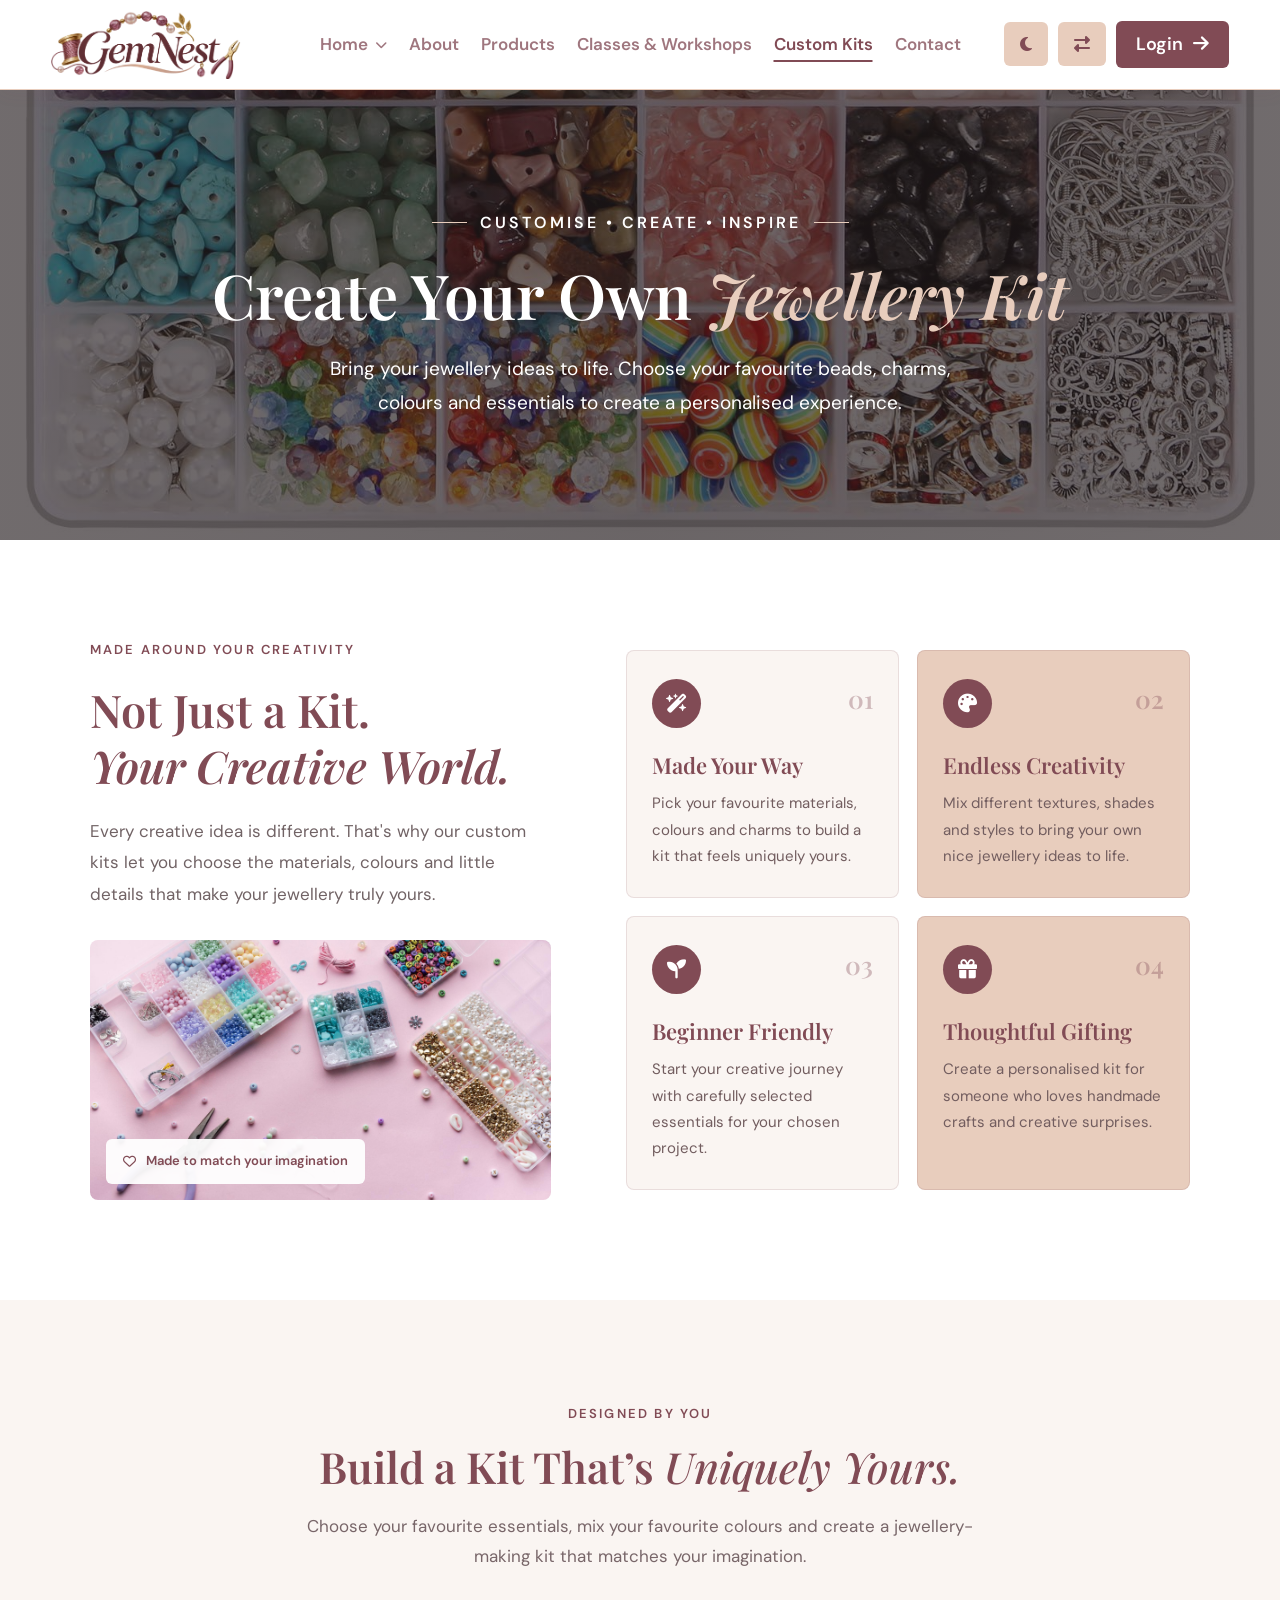
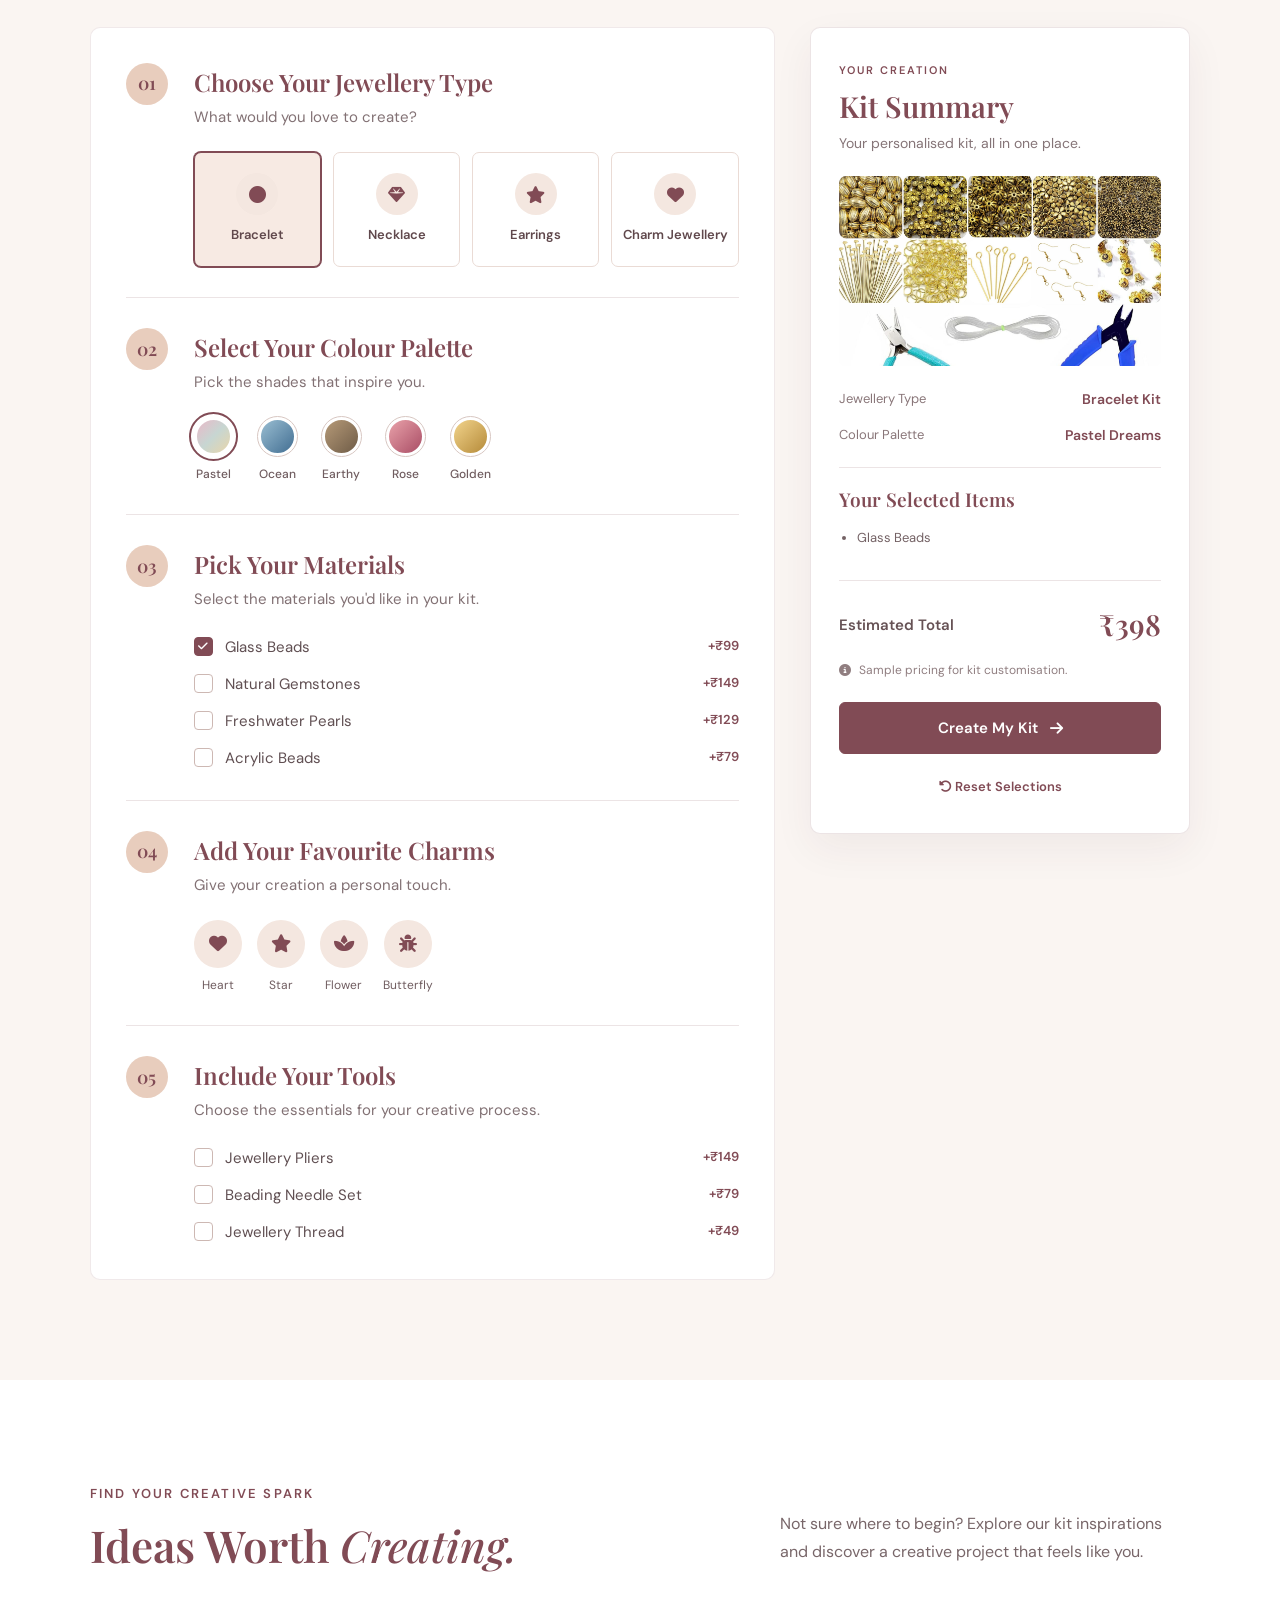
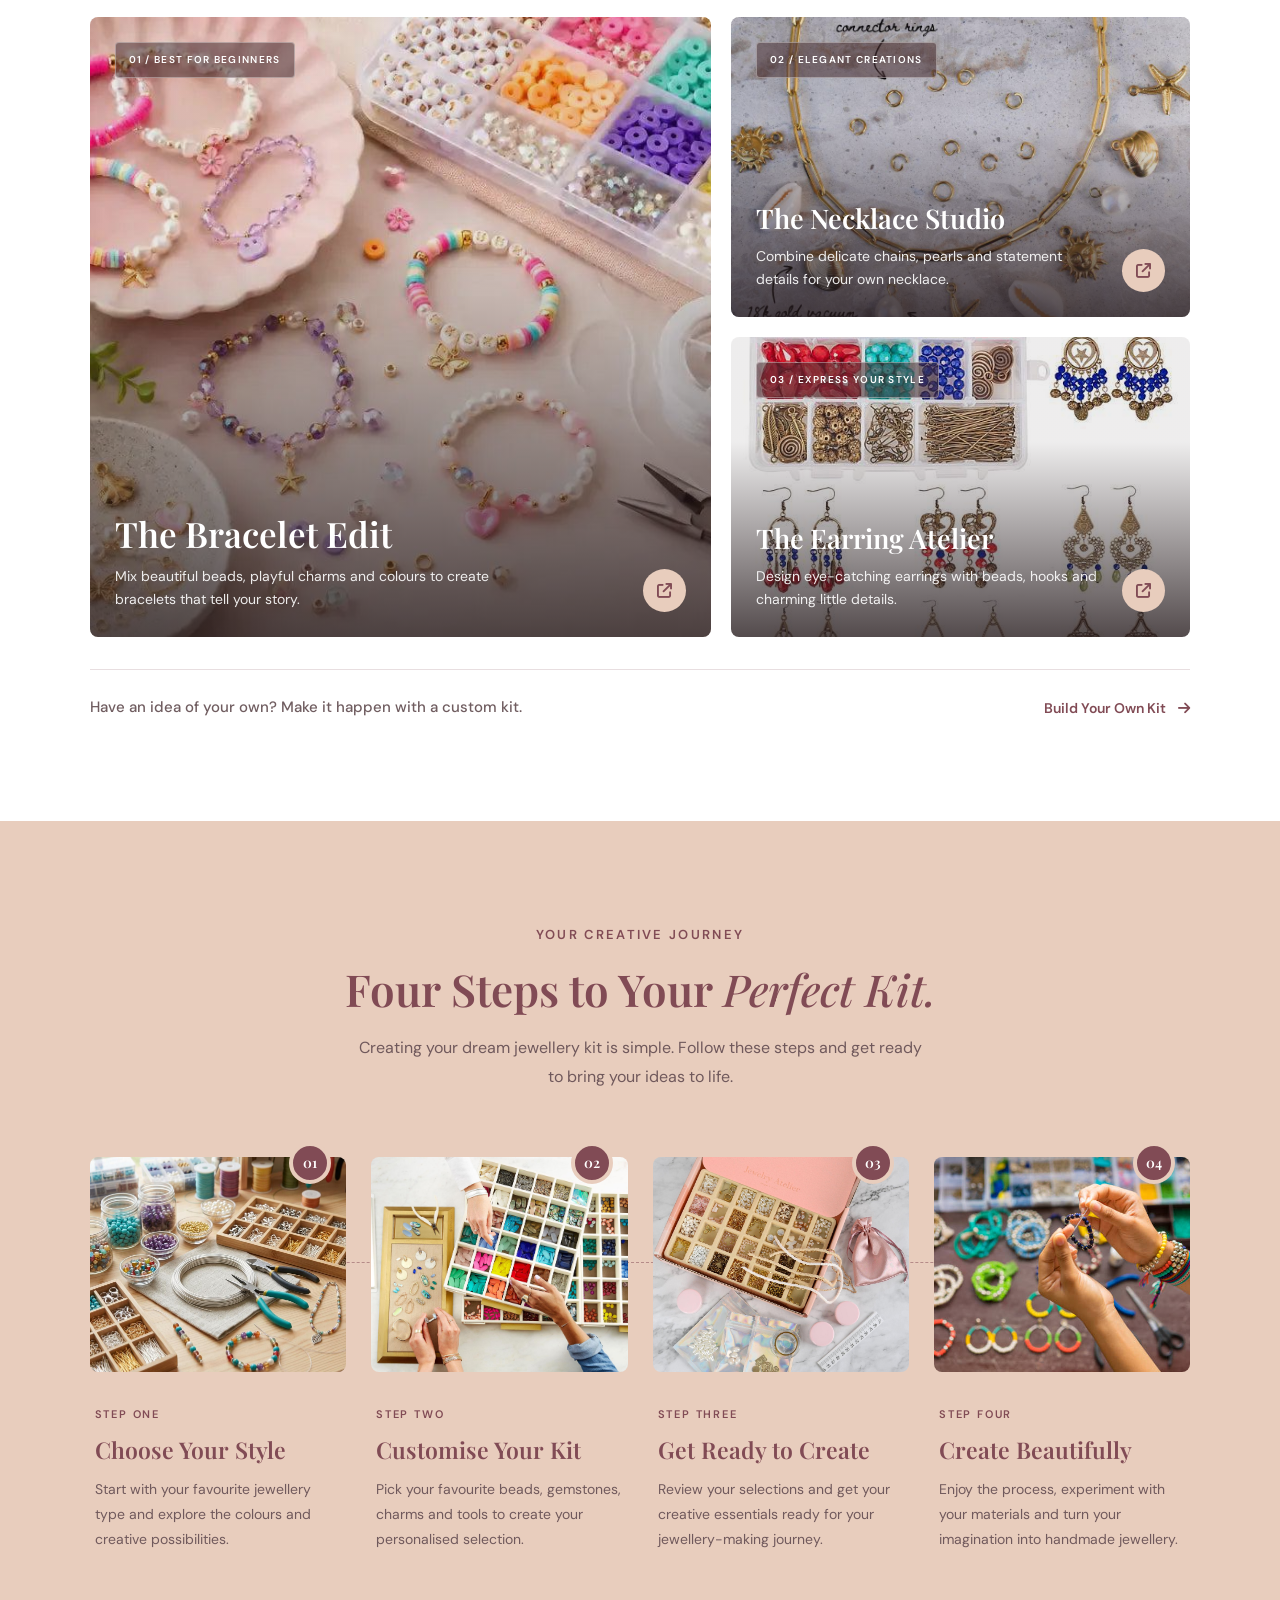
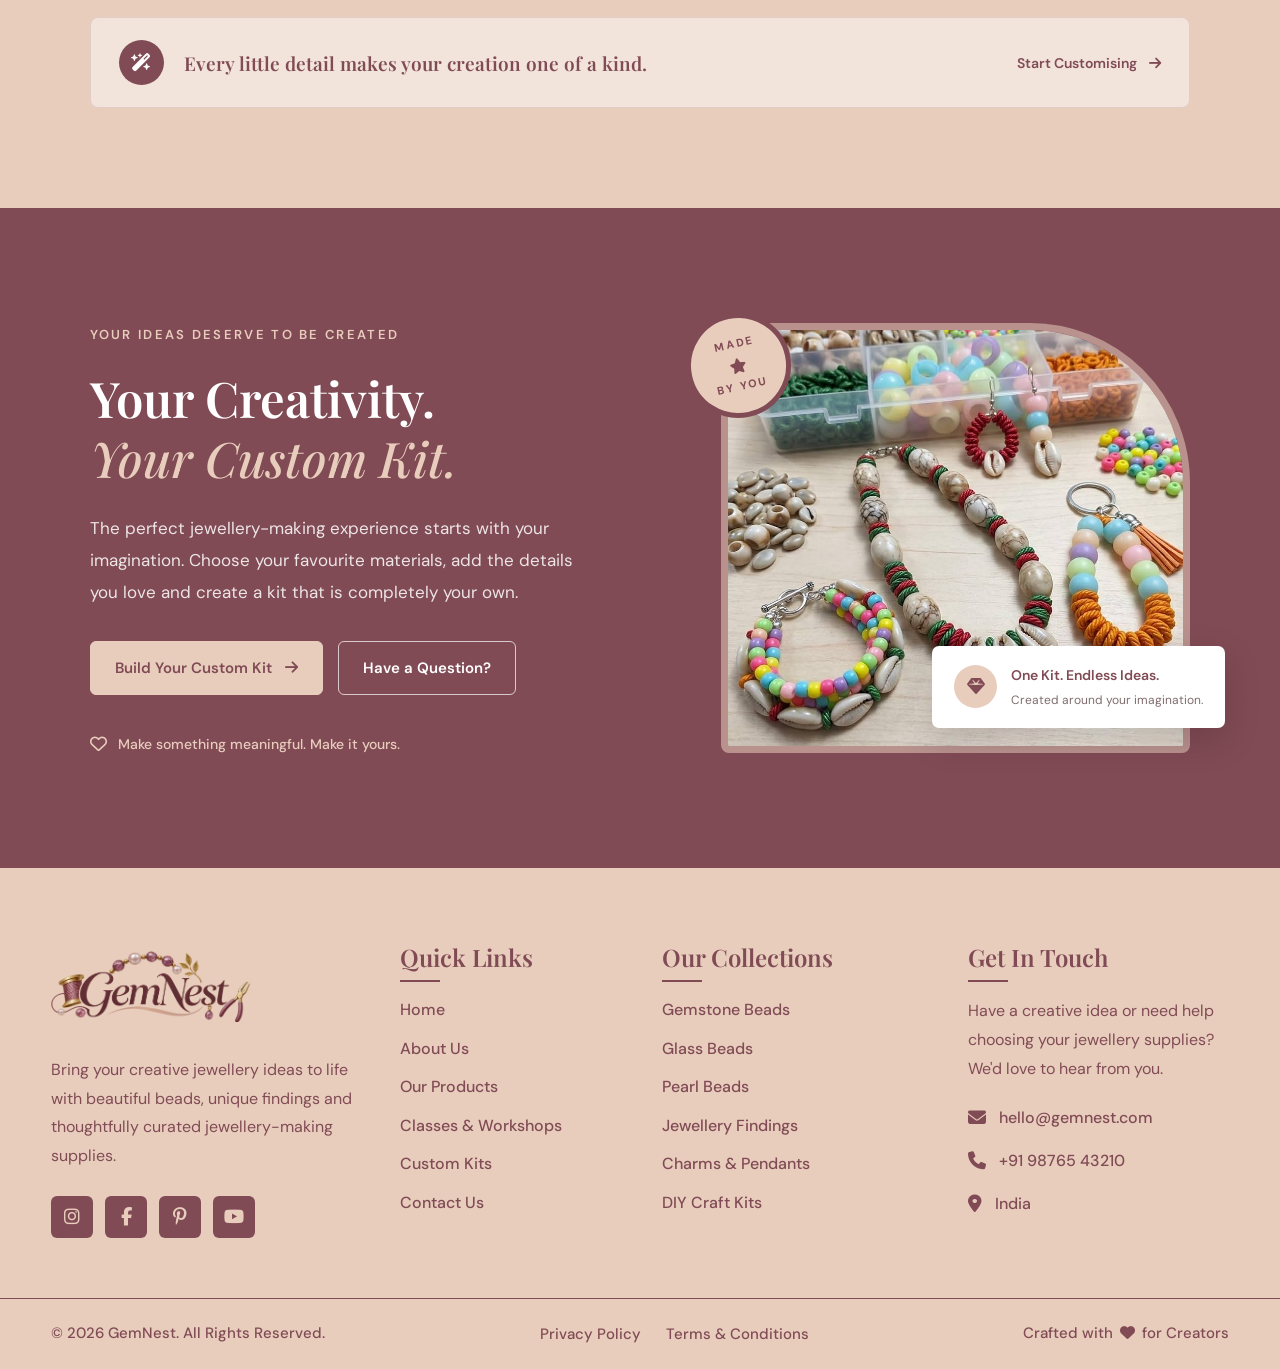
<file: custom-kits.html>
<!DOCTYPE html>
<html lang="en">

<head>
    <meta charset="UTF-8">
    <meta name="viewport" content="width=device-width, initial-scale=1.0">

    <title>GemNest</title>

    <meta name="description"
        content="Discover beautiful beads, jewellery-making supplies, creative kits and hands-on workshops at GemNest.">

    <!-- Favicon -->
    <link rel="icon" href="images/favicon.png">

    <!-- Google Fonts -->
    <link
        href="https://fonts.googleapis.com/css2?family=DM+Sans:wght@400;500;600;700&family=Playfair+Display:wght@400;500;600;700&display=swap"
        rel="stylesheet">

    <!-- Font Awesome -->
    <link rel="stylesheet" href="https://cdnjs.cloudflare.com/ajax/libs/font-awesome/6.7.2/css/all.min.css">

    <!-- CSS -->
    <link rel="stylesheet" href="css/style.css">

</head>

<body>

    <!-- ================= HEADER START ================= -->

    <header class="gem-header">

        <div class="gem-header-container">

            <!-- Logo -->
            <a href="index.html" class="gem-logo">
                <img src="images/logo.png" alt="GemNest Logo">
            </a>

            <!-- Desktop Navigation -->
            <nav class="gem-desktop-nav">
                <ul class="gem-nav-list">

                    <li class="gem-nav-item gem-home-dropdown">
                        <a href="#" class="gem-nav-link">
                            Home <i class="fa-solid fa-chevron-down"></i>
                        </a>

                        <ul class="gem-dropdown-menu">
                            <li><a href="index.html">Home 1</a></li>
                            <li><a href="home-2.html">Home 2</a></li>
                        </ul>
                    </li>

                    <li class="gem-nav-item">
                        <a href="about.html" class="gem-nav-link">About</a>
                    </li>

                    <li class="gem-nav-item">
                        <a href="products.html" class="gem-nav-link">Products</a>
                    </li>

                    <li class="gem-nav-item">
                        <a href="classes-workshops.html" class="gem-nav-link">
                            Classes & Workshops
                        </a>
                    </li>

                    <li class="gem-nav-item">
                        <a href="custom-kits.html" class="gem-nav-link active">Custom Kits</a>
                    </li>

                    <li class="gem-nav-item">
                        <a href="contact.html" class="gem-nav-link">Contact</a>
                    </li>

                </ul>
            </nav>

            <!-- Desktop Right Actions -->
            <div class="gem-header-actions">

                <button class="gem-icon-btn" id="gem-desktop-theme" aria-label="Toggle dark mode">
                    <i class="fa-solid fa-moon"></i>
                </button>

                <button class="gem-icon-btn" id="gem-desktop-rtl" aria-label="Toggle RTL mode">
                    <i class="fa-solid fa-right-left"></i>
                </button>

                <a href="login.html" class="gem-login-btn">
                    Login <i class="fa-solid fa-arrow-right"></i>
                </a>

            </div>

            <!-- Mobile Menu Toggle -->
            <button class="gem-menu-toggle" id="gem-menu-toggle" aria-label="Open navigation menu"
                aria-expanded="false">

                <i class="fa-solid fa-bars"></i>

            </button>

        </div>

        <!-- Mobile Navigation -->
        <div class="gem-mobile-menu" id="gem-mobile-menu">

            <nav class="gem-mobile-nav">
                <ul class="gem-mobile-nav-list">

                    <li class="gem-mobile-home">

                        <div class="gem-mobile-home-row">
                            <a href="index.html">Home</a>

                            <button class="gem-home-toggle" id="gem-home-toggle" aria-label="Toggle home submenu"
                                aria-expanded="false">
                                <i class="fa-solid fa-chevron-down"></i>
                            </button>
                        </div>

                        <ul class="gem-mobile-dropdown" id="gem-home-submenu">
                            <li><a href="index.html">Home 1</a></li>
                            <li><a href="home-2.html">Home 2</a></li>
                        </ul>

                    </li>

                    <li><a href="about.html">About</a></li>

                    <li><a href="products.html">Products</a></li>

                    <li><a href="classes-workshops.html">Classes & Workshops</a></li>

                    <li><a href="custom-kits.html" class="active">Custom Kits</a></li>

                    <li><a href="contact.html">Contact</a></li>

                </ul>
            </nav>

            <!-- Mobile Actions -->
            <div class="gem-mobile-actions">

                <div class="gem-mobile-settings">

                    <button class="gem-mobile-setting-btn" id="gem-mobile-theme">
                        <i class="fa-solid fa-moon"></i>
                        <span>Dark Mode</span>
                    </button>

                    <button class="gem-mobile-setting-btn" id="gem-mobile-rtl">
                        <i class="fa-solid fa-right-left"></i>
                        <span>RTL Mode</span>
                    </button>

                </div>

                <a href="login.html" class="gem-mobile-login">
                    <i class="fa-solid fa-user"></i>
                    Login
                </a>

            </div>

        </div>

    </header>

    <!-- ================= HEADER END ================= -->

    <!-- ================= COMMON PAGE HERO START ================= -->

    <section class="gem-inner-hero custom-banner">

        <div class="gem-inner-hero-overlay"></div>

        <div class="gem-inner-hero-content">

            <span class="gem-inner-hero-subtitle">
                <span></span>
                CUSTOMISE • CREATE • INSPIRE
                <span></span>
            </span>

            <h1>Create Your Own <em>Jewellery Kit</em></h1>

            <p>
                Bring your jewellery ideas to life. Choose your favourite beads, charms,
                colours and essentials to create a personalised experience.
            </p>

        </div>

    </section>

    <!-- Section 2: Why Choose a Custom Kit -->
    <section class="gem-custom-why-section">
        <div class="gem-custom-why-container">

            <!-- Left Content -->
            <div class="gem-custom-why-content">

                <span class="gem-custom-why-label">
                    MADE AROUND YOUR CREATIVITY
                </span>

                <h2>
                    Not Just a Kit.
                    <span>Your Creative World.</span>
                </h2>

                <p class="gem-custom-why-description">
                    Every creative idea is different. That's why our custom kits
                    let you choose the materials, colours and little details
                    that make your jewellery truly yours.
                </p>

                <div class="gem-custom-why-image">
                    <img src="images/custom-why-main.jpg" alt="Personalised jewellery making supplies">

                    <div class="gem-custom-why-image-caption">
                        <i class="fa-regular fa-heart"></i>
                        <span>Made to match your imagination</span>
                    </div>
                </div>

            </div>

            <!-- Right Features -->
            <div class="gem-custom-why-features">

                <div class="gem-custom-why-card gem-custom-why-card-one">
                    <div class="gem-custom-why-icon">
                        <i class="fa-solid fa-wand-magic-sparkles"></i>
                    </div>

                    <span class="gem-custom-why-number">01</span>

                    <h3>Made Your Way</h3>

                    <p>
                        Pick your favourite materials, colours and charms
                        to build a kit that feels uniquely yours.
                    </p>
                </div>

                <div class="gem-custom-why-card gem-custom-why-card-two">
                    <div class="gem-custom-why-icon">
                        <i class="fa-solid fa-palette"></i>
                    </div>

                    <span class="gem-custom-why-number">02</span>

                    <h3>Endless Creativity</h3>

                    <p>
                        Mix different textures, shades and styles to
                        bring your own nice jewellery ideas to life.
                    </p>
                </div>

                <div class="gem-custom-why-card gem-custom-why-card-three">
                    <div class="gem-custom-why-icon">
                        <i class="fa-solid fa-seedling"></i>
                    </div>

                    <span class="gem-custom-why-number">03</span>

                    <h3>Beginner Friendly</h3>

                    <p>
                        Start your creative journey with carefully
                        selected essentials for your chosen project.
                    </p>
                </div>

                <div class="gem-custom-why-card gem-custom-why-card-four">
                    <div class="gem-custom-why-icon">
                        <i class="fa-solid fa-gift"></i>
                    </div>

                    <span class="gem-custom-why-number">04</span>

                    <h3>Thoughtful Gifting</h3>

                    <p>
                        Create a personalised kit for someone who
                        loves handmade crafts and creative surprises.
                    </p>
                </div>

            </div>

        </div>
    </section>

    <!-- Section 3: Build Your Own Kit -->
    <section class="gem-kit-builder-section" id="gem-kit-builder">
        <div class="gem-kit-builder-container">

            <!-- Section Heading -->
            <div class="gem-kit-builder-heading">
                <span>DESIGNED BY YOU</span>
                <h2>Build a Kit That’s <em>Uniquely Yours.</em></h2>
                <p>
                    Choose your favourite essentials, mix your favourite colours
                    and create a jewellery-making kit that matches your imagination.
                </p>
            </div>

            <div class="gem-kit-builder-layout">

                <!-- LEFT: KIT CUSTOMISATION -->
                <div class="gem-kit-builder-options">

                    <div class="gem-kit-builder-step">
                        <span class="gem-kit-step-number">01</span>
                        <div class="gem-kit-step-content">
                            <h3>Choose Your Jewellery Type</h3>
                            <p>What would you love to create?</p>

                            <div class="gem-kit-type-grid">
                                <label class="gem-kit-type-option">
                                    <input type="radio" name="kitType" value="Bracelet Kit" data-price="299" checked>
                                    <span class="gem-kit-type-icon">
                                        <i class="fa-solid fa-circle"></i>
                                    </span>
                                    <strong>Bracelet</strong>
                                </label>

                                <label class="gem-kit-type-option">
                                    <input type="radio" name="kitType" value="Necklace Kit" data-price="399">
                                    <span class="gem-kit-type-icon">
                                        <i class="fa-solid fa-gem"></i>
                                    </span>
                                    <strong>Necklace</strong>
                                </label>

                                <label class="gem-kit-type-option">
                                    <input type="radio" name="kitType" value="Earring Kit" data-price="349">
                                    <span class="gem-kit-type-icon">
                                        <i class="fa-solid fa-star"></i>
                                    </span>
                                    <strong>Earrings</strong>
                                </label>

                                <label class="gem-kit-type-option">
                                    <input type="radio" name="kitType" value="Charm Kit" data-price="449">
                                    <span class="gem-kit-type-icon">
                                        <i class="fa-solid fa-heart"></i>
                                    </span>
                                    <strong>Charm Jewellery</strong>
                                </label>
                            </div>
                        </div>
                    </div>

                    <div class="gem-kit-builder-divider"></div>

                    <div class="gem-kit-builder-step">
                        <span class="gem-kit-step-number">02</span>
                        <div class="gem-kit-step-content">
                            <h3>Select Your Colour Palette</h3>
                            <p>Pick the shades that inspire you.</p>

                            <div class="gem-kit-colour-options">
                                <label>
                                    <input type="radio" name="kitColour" value="Pastel Dreams" checked>
                                    <span class="gem-kit-colour-circle gem-kit-pastel"></span>
                                    <small>Pastel</small>
                                </label>

                                <label>
                                    <input type="radio" name="kitColour" value="Ocean Blues">
                                    <span class="gem-kit-colour-circle gem-kit-blue"></span>
                                    <small>Ocean</small>
                                </label>

                                <label>
                                    <input type="radio" name="kitColour" value="Earthy Tones">
                                    <span class="gem-kit-colour-circle gem-kit-earth"></span>
                                    <small>Earthy</small>
                                </label>

                                <label>
                                    <input type="radio" name="kitColour" value="Rose Romance">
                                    <span class="gem-kit-colour-circle gem-kit-rose"></span>
                                    <small>Rose</small>
                                </label>

                                <label>
                                    <input type="radio" name="kitColour" value="Golden Glow">
                                    <span class="gem-kit-colour-circle gem-kit-gold"></span>
                                    <small>Golden</small>
                                </label>
                            </div>
                        </div>
                    </div>

                    <div class="gem-kit-builder-divider"></div>

                    <div class="gem-kit-builder-step">
                        <span class="gem-kit-step-number">03</span>
                        <div class="gem-kit-step-content">
                            <h3>Pick Your Materials</h3>
                            <p>Select the materials you'd like in your kit.</p>

                            <div class="gem-kit-checkbox-list">
                                <label>
                                    <input type="checkbox" name="kitMaterial" value="Glass Beads" data-price="99"
                                        checked>
                                    <span class="gem-kit-custom-check"></span>
                                    <span>Glass Beads</span>
                                    <strong>+₹99</strong>
                                </label>

                                <label>
                                    <input type="checkbox" name="kitMaterial" value="Natural Gemstones"
                                        data-price="149">
                                    <span class="gem-kit-custom-check"></span>
                                    <span>Natural Gemstones</span>
                                    <strong>+₹149</strong>
                                </label>

                                <label>
                                    <input type="checkbox" name="kitMaterial" value="Freshwater Pearls"
                                        data-price="129">
                                    <span class="gem-kit-custom-check"></span>
                                    <span>Freshwater Pearls</span>
                                    <strong>+₹129</strong>
                                </label>

                                <label>
                                    <input type="checkbox" name="kitMaterial" value="Acrylic Beads" data-price="79">
                                    <span class="gem-kit-custom-check"></span>
                                    <span>Acrylic Beads</span>
                                    <strong>+₹79</strong>
                                </label>
                            </div>
                        </div>
                    </div>

                    <div class="gem-kit-builder-divider"></div>

                    <div class="gem-kit-builder-step">
                        <span class="gem-kit-step-number">04</span>
                        <div class="gem-kit-step-content">
                            <h3>Add Your Favourite Charms</h3>
                            <p>Give your creation a personal touch.</p>

                            <div class="gem-kit-charm-options">
                                <label>
                                    <input type="checkbox" name="kitCharm" value="Heart Charms" data-price="59">
                                    <span><i class="fa-solid fa-heart"></i></span>
                                    <small>Heart</small>
                                </label>

                                <label>
                                    <input type="checkbox" name="kitCharm" value="Star Charms" data-price="59">
                                    <span><i class="fa-solid fa-star"></i></span>
                                    <small>Star</small>
                                </label>

                                <label>
                                    <input type="checkbox" name="kitCharm" value="Flower Charms" data-price="69">
                                    <span><i class="fa-solid fa-spa"></i></span>
                                    <small>Flower</small>
                                </label>

                                <label>
                                    <input type="checkbox" name="kitCharm" value="Butterfly Charms" data-price="79">
                                    <span><i class="fa-solid fa-bug"></i></span>
                                    <small>Butterfly</small>
                                </label>
                            </div>
                        </div>
                    </div>

                    <div class="gem-kit-builder-divider"></div>

                    <div class="gem-kit-builder-step">
                        <span class="gem-kit-step-number">05</span>
                        <div class="gem-kit-step-content">
                            <h3>Include Your Tools</h3>
                            <p>Choose the essentials for your creative process.</p>

                            <div class="gem-kit-checkbox-list">
                                <label>
                                    <input type="checkbox" name="kitTool" value="Jewellery Pliers" data-price="149">
                                    <span class="gem-kit-custom-check"></span>
                                    <span>Jewellery Pliers</span>
                                    <strong>+₹149</strong>
                                </label>

                                <label>
                                    <input type="checkbox" name="kitTool" value="Beading Needle Set" data-price="79">
                                    <span class="gem-kit-custom-check"></span>
                                    <span>Beading Needle Set</span>
                                    <strong>+₹79</strong>
                                </label>

                                <label>
                                    <input type="checkbox" name="kitTool" value="Jewellery Thread" data-price="49">
                                    <span class="gem-kit-custom-check"></span>
                                    <span>Jewellery Thread</span>
                                    <strong>+₹49</strong>
                                </label>
                            </div>
                        </div>
                    </div>

                </div>

                <!-- RIGHT: LIVE KIT SUMMARY -->
                <aside class="gem-kit-builder-summary">

                    <div class="gem-kit-summary-top">
                        <span>YOUR CREATION</span>
                        <h3>Kit Summary</h3>
                        <p>Your personalised kit, all in one place.</p>
                    </div>

                    <div class="gem-kit-summary-image">
                        <img src="images/custom-kit-preview.jpg" alt="Custom jewellery making kit">
                    </div>

                    <div class="gem-kit-summary-details">
                        <div>
                            <span>Jewellery Type</span>
                            <strong id="gemKitType">Bracelet Kit</strong>
                        </div>

                        <div>
                            <span>Colour Palette</span>
                            <strong id="gemKitColour">Pastel Dreams</strong>
                        </div>
                    </div>

                    <div class="gem-kit-summary-divider"></div>

                    <h4>Your Selected Items</h4>

                    <ul class="gem-kit-summary-items" id="gemKitItems">
                        <li>Glass Beads</li>
                    </ul>

                    <div class="gem-kit-summary-divider"></div>

                    <div class="gem-kit-summary-total">
                        <span>Estimated Total</span>
                        <strong id="gemKitTotal">₹398</strong>
                    </div>

                    <p class="gem-kit-summary-note">
                        <i class="fa-solid fa-circle-info"></i>
                        Sample pricing for kit customisation.
                    </p>

                    <button type="button" class="gem-kit-summary-button" id="gemKitBuildButton">
                        Create My Kit
                        <i class="fa-solid fa-arrow-right"></i>
                    </button>

                    <button type="button" class="gem-kit-reset-button" id="gemKitResetButton">
                        <i class="fa-solid fa-rotate-left"></i>
                        Reset Selections
                    </button>

                </aside>

            </div>
        </div>
    </section>

    <!-- Section 4: Explore Kit Inspirations -->
    <section class="gem-kit-inspiration-section" id="gem-kit-inspirations">

        <div class="gem-kit-inspiration-container">

            <!-- Heading -->
            <div class="gem-kit-inspiration-heading">
                <div>
                    <span>FIND YOUR CREATIVE SPARK</span>
                    <h2>Ideas Worth <em>Creating.</em></h2>
                </div>

                <p>
                    Not sure where to begin? Explore our kit inspirations
                    and discover a creative project that feels like you.
                </p>
            </div>

            <!-- Collection Layout -->
            <div class="gem-kit-inspiration-grid">

                <!-- Featured Bracelet Kit -->
                <article class="gem-kit-inspiration-card gem-kit-inspiration-featured">

                    <img src="images/inspiration-bracelet.jpg" alt="DIY bracelet making kit">

                    <div class="gem-kit-inspiration-overlay">
                        <span class="gem-kit-inspiration-tag">01 / BEST FOR BEGINNERS</span>

                        <div class="gem-kit-inspiration-info">
                            <div>
                                <h3>The Bracelet Edit</h3>
                                <p>
                                    Mix beautiful beads, playful charms and
                                    colours to create bracelets that tell your story.
                                </p>
                            </div>

                            <a href="products.html?kit=bracelet" aria-label="Explore bracelet kit">
                                <i class="fa-solid fa-arrow-up-right-from-square"></i>
                            </a>
                        </div>
                    </div>

                </article>

                <!-- Necklace Kit -->
                <article class="gem-kit-inspiration-card gem-kit-inspiration-necklace">

                    <img src="images/inspiration-necklace.jpg" alt="DIY necklace making kit">

                    <div class="gem-kit-inspiration-overlay">
                        <span class="gem-kit-inspiration-tag">02 / ELEGANT CREATIONS</span>

                        <div class="gem-kit-inspiration-info">
                            <div>
                                <h3>The Necklace Studio</h3>
                                <p>
                                    Combine delicate chains, pearls and
                                    statement details for your own necklace.
                                </p>
                            </div>

                            <a href="products.html?kit=necklace" aria-label="Explore necklace kit">
                                <i class="fa-solid fa-arrow-up-right-from-square"></i>
                            </a>
                        </div>
                    </div>

                </article>

                <!-- Earring Kit -->
                <article class="gem-kit-inspiration-card gem-kit-inspiration-earring">

                    <img src="images/inspiration-earring.jpg" alt="DIY earring making kit">

                    <div class="gem-kit-inspiration-overlay">
                        <span class="gem-kit-inspiration-tag">03 / EXPRESS YOUR STYLE</span>

                        <div class="gem-kit-inspiration-info">
                            <div>
                                <h3>The Earring Atelier</h3>
                                <p>
                                    Design eye-catching earrings with
                                    beads, hooks and charming little details.
                                </p>
                            </div>

                            <a href="products.html?kit=earring" aria-label="Explore earring kit">
                                <i class="fa-solid fa-arrow-up-right-from-square"></i>
                            </a>
                        </div>
                    </div>

                </article>
            </div>

            <!-- Bottom Link -->
            <div class="gem-kit-inspiration-bottom">
                <p>Have an idea of your own? Make it happen with a custom kit.</p>

                <a href="#gem-kit-builder">
                    Build Your Own Kit
                    <i class="fa-solid fa-arrow-right"></i>
                </a>
            </div>

        </div>

    </section>

    <!-- Section 5: How It Works -->
    <section class="gem-kit-process-section">

        <div class="gem-kit-process-container">

            <!-- Heading -->
            <div class="gem-kit-process-heading">
                <span>YOUR CREATIVE JOURNEY</span>
                <h2>Four Steps to Your <em>Perfect Kit.</em></h2>
                <p>
                    Creating your dream jewellery kit is simple.
                    Follow these steps and get ready to bring your ideas to life.
                </p>
            </div>

            <!-- Process Timeline -->
            <div class="gem-kit-process-timeline">

                <!-- Step 1 -->
                <div class="gem-kit-process-item">

                    <div class="gem-kit-process-image">
                        <img src="images/process-choose.jpg" alt="Choosing a jewellery making kit">
                        <span class="gem-kit-process-number">01</span>
                    </div>

                    <div class="gem-kit-process-content">
                        <span class="gem-kit-process-step-label">STEP ONE</span>
                        <h3>Choose Your Style</h3>
                        <p>
                            Start with your favourite jewellery type and
                            explore the colours and creative possibilities.
                        </p>
                    </div>

                </div>

                <!-- Step 2 -->
                <div class="gem-kit-process-item">

                    <div class="gem-kit-process-image">
                        <img src="images/process-customise.jpg" alt="Customising beads and jewellery materials">
                        <span class="gem-kit-process-number">02</span>
                    </div>

                    <div class="gem-kit-process-content">
                        <span class="gem-kit-process-step-label">STEP TWO</span>
                        <h3>Customise Your Kit</h3>
                        <p>
                            Pick your favourite beads, gemstones, charms
                            and tools to create your personalised selection.
                        </p>
                    </div>

                </div>

                <!-- Step 3 -->
                <div class="gem-kit-process-item">

                    <div class="gem-kit-process-image">
                        <img src="images/process-preparation.jpg" alt="Jewellery making kit being prepared">
                        <span class="gem-kit-process-number">03</span>
                    </div>

                    <div class="gem-kit-process-content">
                        <span class="gem-kit-process-step-label">STEP THREE</span>
                        <h3>Get Ready to Create</h3>
                        <p>
                            Review your selections and get your creative
                            essentials ready for your jewellery-making journey.
                        </p>
                    </div>

                </div>

                <!-- Step 4 -->
                <div class="gem-kit-process-item">

                    <div class="gem-kit-process-image">
                        <img src="images/process-create.jpg" alt="Handmade jewellery creation">
                        <span class="gem-kit-process-number">04</span>
                    </div>

                    <div class="gem-kit-process-content">
                        <span class="gem-kit-process-step-label">STEP FOUR</span>
                        <h3>Create Beautifully</h3>
                        <p>
                            Enjoy the process, experiment with your materials
                            and turn your imagination into handmade jewellery.
                        </p>
                    </div>

                </div>

            </div>

            <!-- Bottom Note -->
            <div class="gem-kit-process-bottom">
                <div class="gem-kit-process-bottom-icon">
                    <i class="fa-solid fa-wand-magic-sparkles"></i>
                </div>

                <p>
                    Every little detail makes your creation one of a kind.
                </p>

                <a href="#gem-kit-builder">
                    Start Customising
                    <i class="fa-solid fa-arrow-right"></i>
                </a>
            </div>

        </div>

    </section>

    <!-- Section 6: Custom Kit Final CTA -->
    <section class="gem-custom-final-section">

        <div class="gem-custom-final-container">

            <!-- Left Content -->
            <div class="gem-custom-final-content">

                <span class="gem-custom-final-label">
                    YOUR IDEAS DESERVE TO BE CREATED
                </span>

                <h2>
                    Your Creativity.
                    <em>Your Custom Kit.</em>
                </h2>

                <p>
                    The perfect jewellery-making experience starts with
                    your imagination. Choose your favourite materials,
                    add the details you love and create a kit that is
                    completely your own.
                </p>

                <div class="gem-custom-final-buttons">

                    <a href="#gem-kit-builder" class="gem-custom-final-primary">
                        Build Your Custom Kit
                        <i class="fa-solid fa-arrow-right"></i>
                    </a>

                    <a href="contact.html" class="gem-custom-final-secondary">
                        Have a Question?
                    </a>

                </div>

                <div class="gem-custom-final-note">
                    <i class="fa-regular fa-heart"></i>
                    <span>Make something meaningful. Make it yours.</span>
                </div>

            </div>

            <!-- Right Image -->
            <div class="gem-custom-final-visual">

                <div class="gem-custom-final-image">
                    <img src="images/custom-final-cta.jpg" alt="Beautiful personalised jewellery making kit">
                </div>

                <div class="gem-custom-final-stamp">
                    <span>MADE</span>
                    <i class="fa-solid fa-star"></i>
                    <span>BY YOU</span>
                </div>

                <div class="gem-custom-final-floating">
                    <i class="fa-solid fa-gem"></i>
                    <div>
                        <strong>One Kit. Endless Ideas.</strong>
                        <small>Created around your imagination.</small>
                    </div>
                </div>

            </div>

        </div>

    </section>

    <!-- ================= FOOTER START ================= -->

    <footer class="gem-footer">

        <div class="gem-footer-main">

            <div class="gem-footer-container">

                <!-- Brand Column -->
                <div class="gem-footer-brand">

                    <a href="index.html" class="gem-footer-logo">
                        <img src="images/logo.png" alt="GemNest Logo">
                    </a>

                    <p>
                        Bring your creative jewellery ideas to life with
                        beautiful beads, unique findings and thoughtfully
                        curated jewellery-making supplies.
                    </p>

                    <div class="gem-footer-social">

                        <a href="#" aria-label="Instagram">
                            <i class="fa-brands fa-instagram"></i>
                        </a>

                        <a href="#" aria-label="Facebook">
                            <i class="fa-brands fa-facebook-f"></i>
                        </a>

                        <a href="#" aria-label="Pinterest">
                            <i class="fa-brands fa-pinterest-p"></i>
                        </a>

                        <a href="#" aria-label="YouTube">
                            <i class="fa-brands fa-youtube"></i>
                        </a>

                    </div>

                </div>


                <!-- Quick Links -->
                <div class="gem-footer-links">

                    <h3>Quick Links</h3>

                    <ul>
                        <li><a href="index.html">Home</a></li>
                        <li><a href="about.html">About Us</a></li>
                        <li><a href="products.html">Our Products</a></li>
                        <li><a href="classes-workshops.html">Classes & Workshops</a></li>
                        <li><a href="custom-kits.html">Custom Kits</a></li>
                        <li><a href="contact.html">Contact Us</a></li>
                    </ul>

                </div>


                <!-- Product Categories -->
                <div class="gem-footer-links">

                    <h3>Our Collections</h3>

                    <ul>
                        <li><a href="products.html">Gemstone Beads</a></li>
                        <li><a href="products.html">Glass Beads</a></li>
                        <li><a href="products.html">Pearl Beads</a></li>
                        <li><a href="products.html">Jewellery Findings</a></li>
                        <li><a href="products.html">Charms & Pendants</a></li>
                        <li><a href="custom-kits.html">DIY Craft Kits</a></li>
                    </ul>

                </div>


                <!-- Contact Column -->
                <div class="gem-footer-contact">

                    <h3>Get In Touch</h3>

                    <p>
                        Have a creative idea or need help choosing
                        your jewellery supplies? We'd love to hear from you.
                    </p>

                    <div class="gem-footer-contact-item">
                        <i class="fa-solid fa-envelope"></i>
                        <a href="mailto:hello@gemnest.com">
                            hello@gemnest.com
                        </a>
                    </div>

                    <div class="gem-footer-contact-item">
                        <i class="fa-solid fa-phone"></i>
                        <a href="tel:+919876543210">
                            +91 98765 43210
                        </a>
                    </div>

                    <div class="gem-footer-contact-item">
                        <i class="fa-solid fa-location-dot"></i>
                        <span>India</span>
                    </div>

                </div>

            </div>

        </div>


        <!-- Footer Bottom -->
        <div class="gem-footer-bottom">

            <div class="gem-footer-bottom-container">

                <p>
                    © 2026 GemNest. All Rights Reserved.
                </p>

                <div class="gem-footer-bottom-links">
                    <a href="#">Privacy Policy</a>
                    <a href="#">Terms & Conditions</a>
                </div>

                <p class="gem-footer-credit">
                    Crafted with <i class="fa-solid fa-heart"></i> for Creators
                </p>

            </div>

        </div>

    </footer>

    <!-- ================= FOOTER END ================= -->

    <!-- JavaScript -->
    <script src="js/main.js"></script>

</body>

</html>
</file>
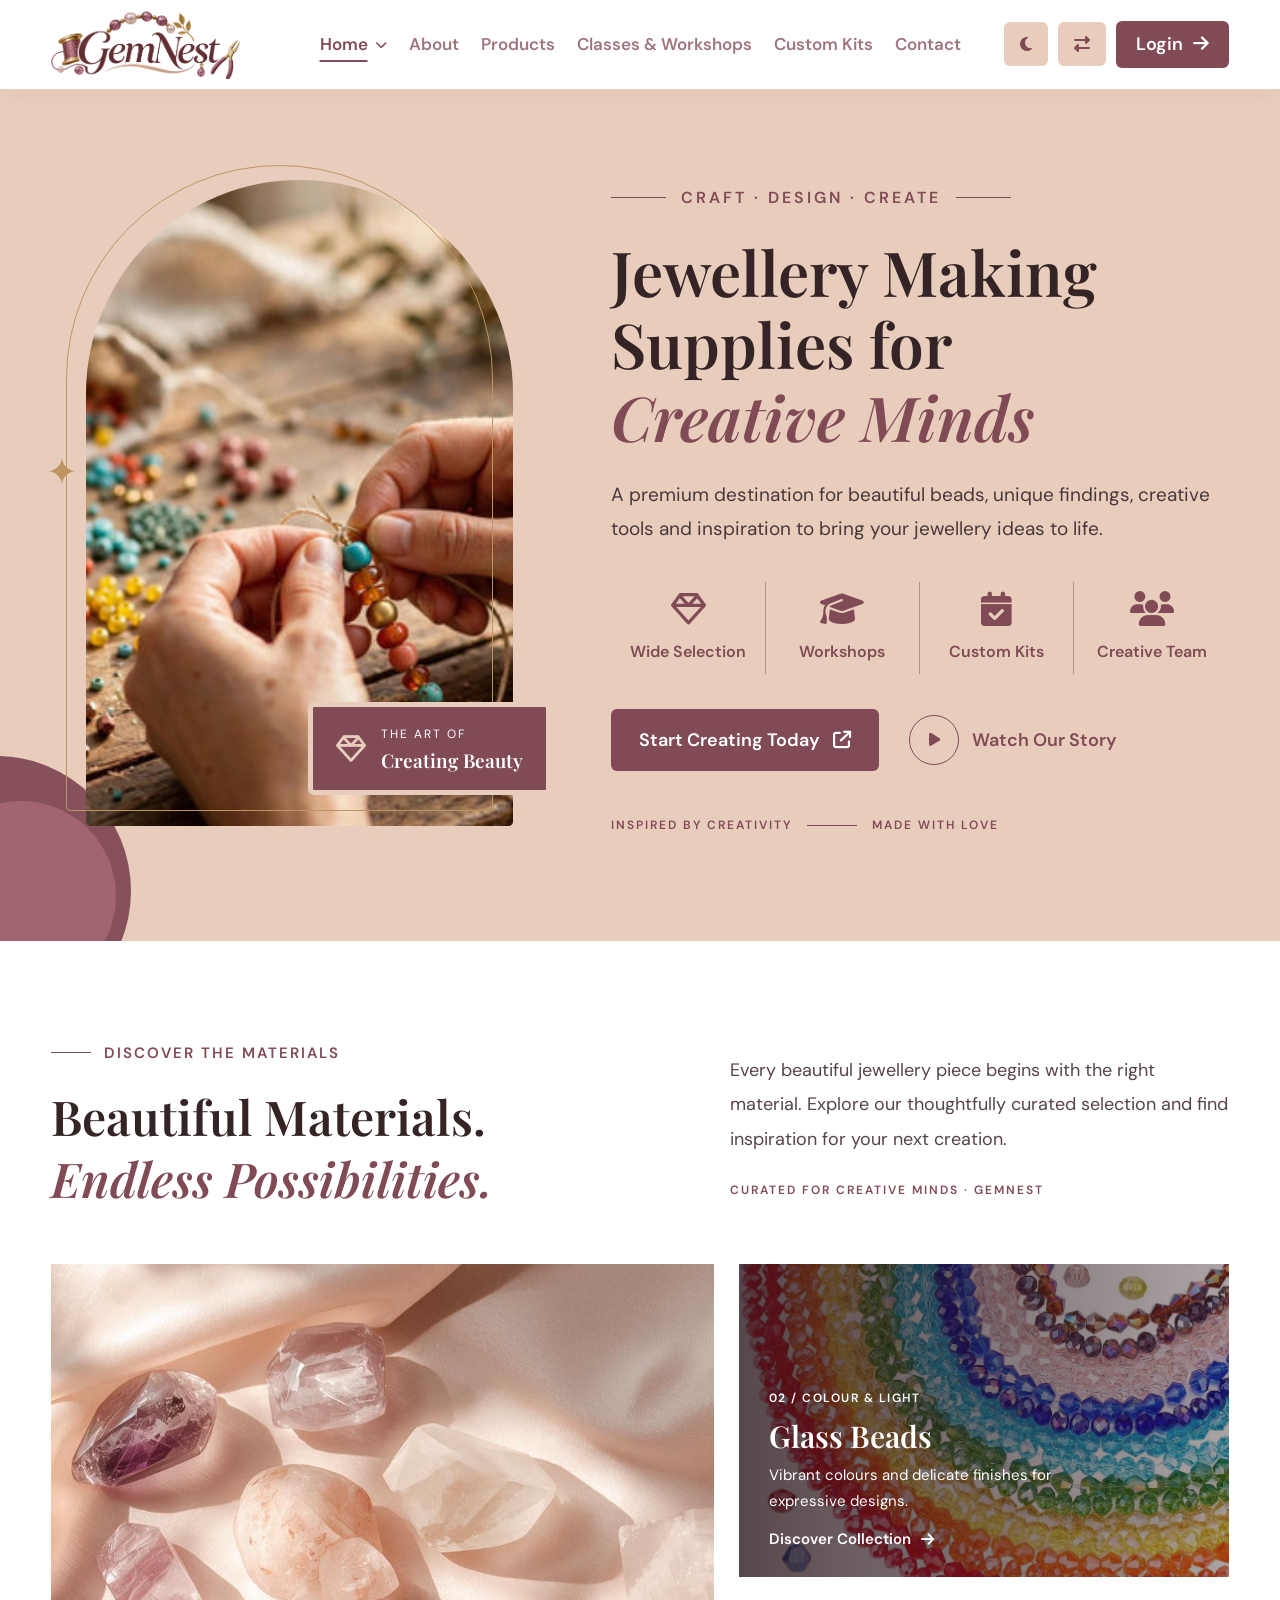
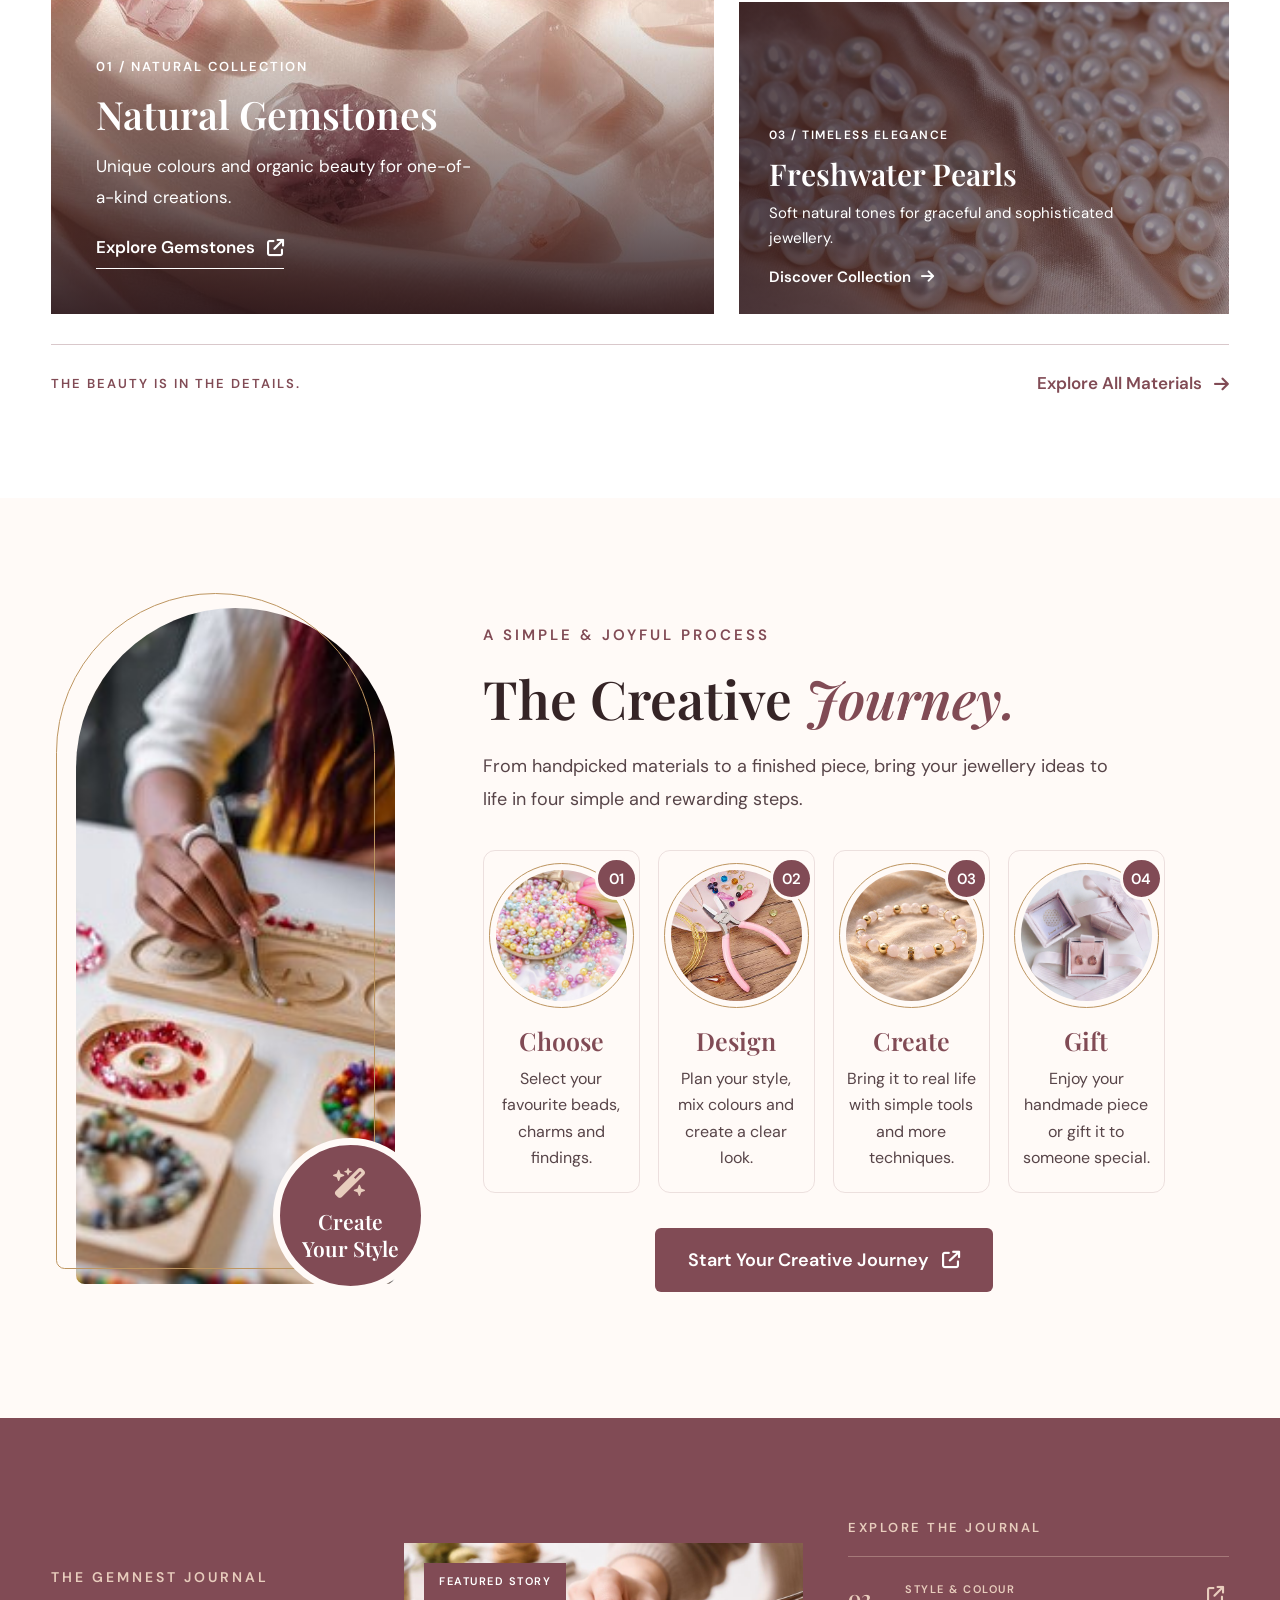
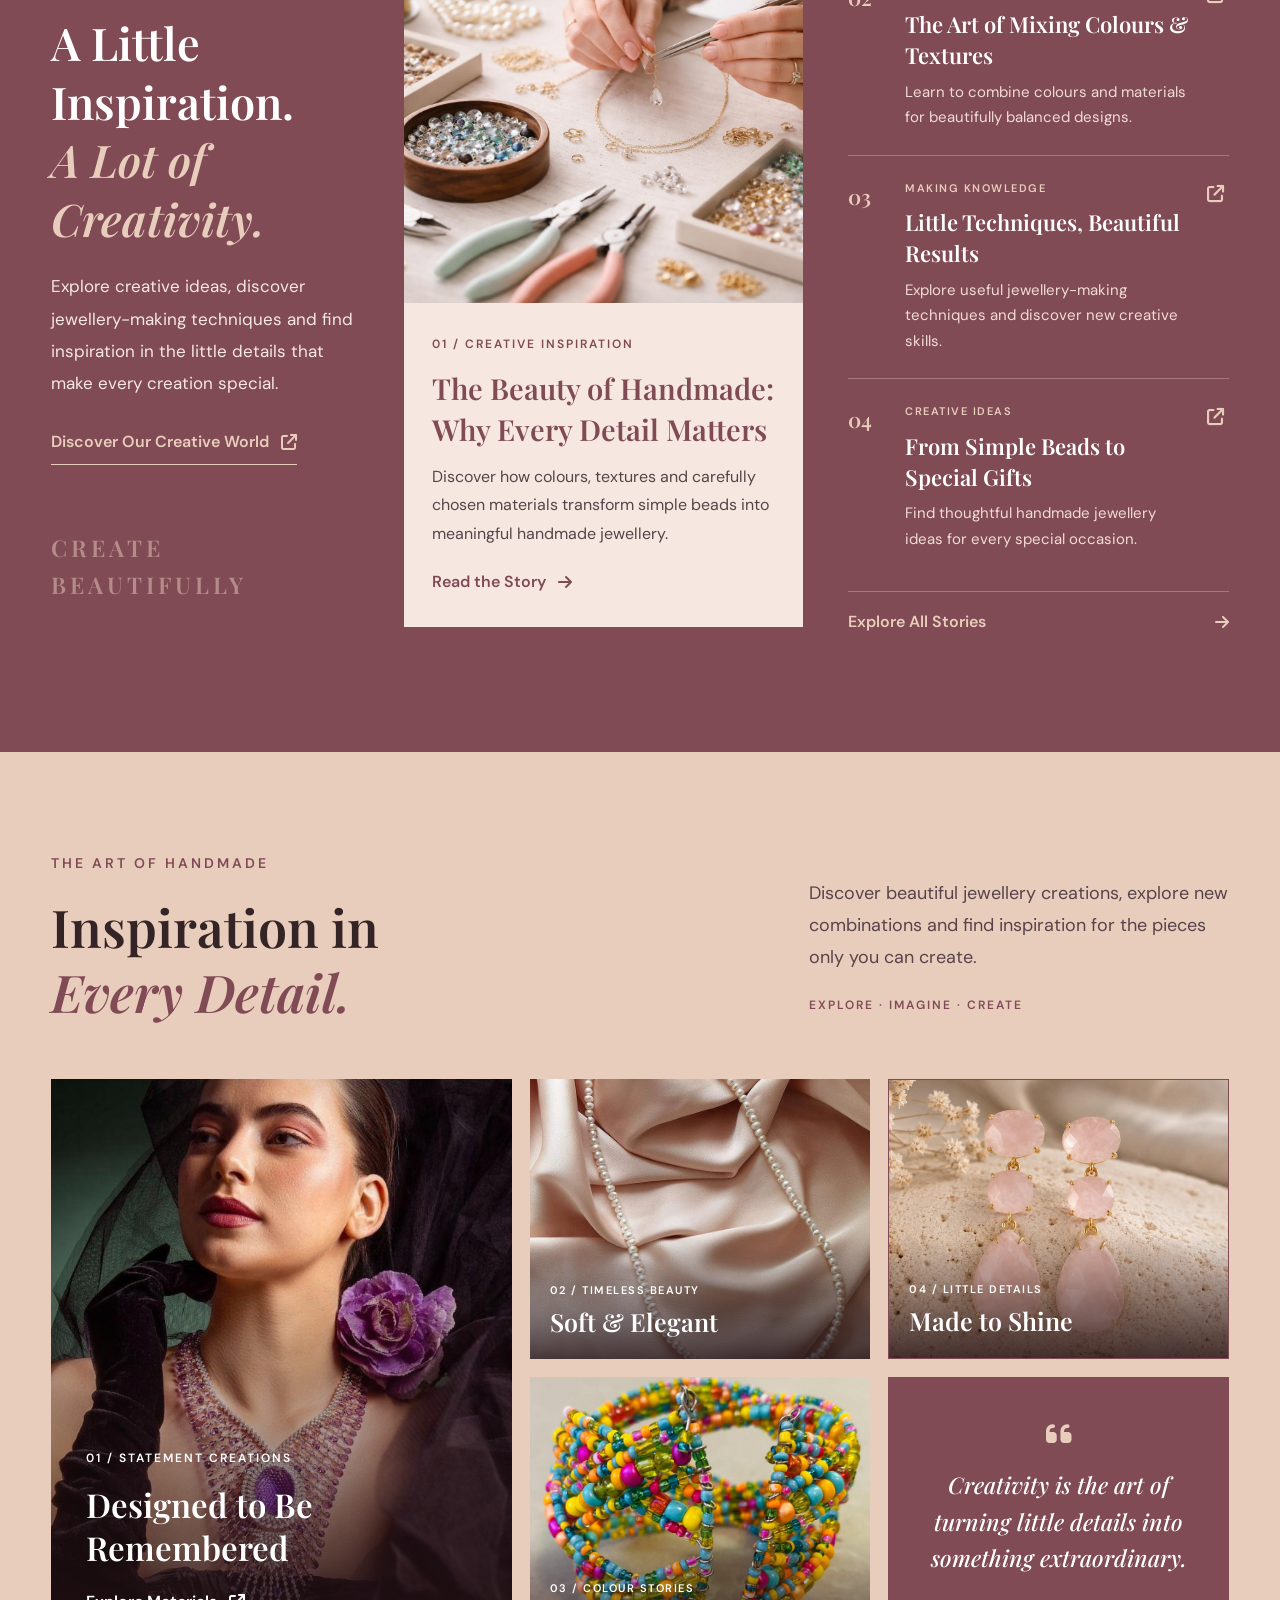
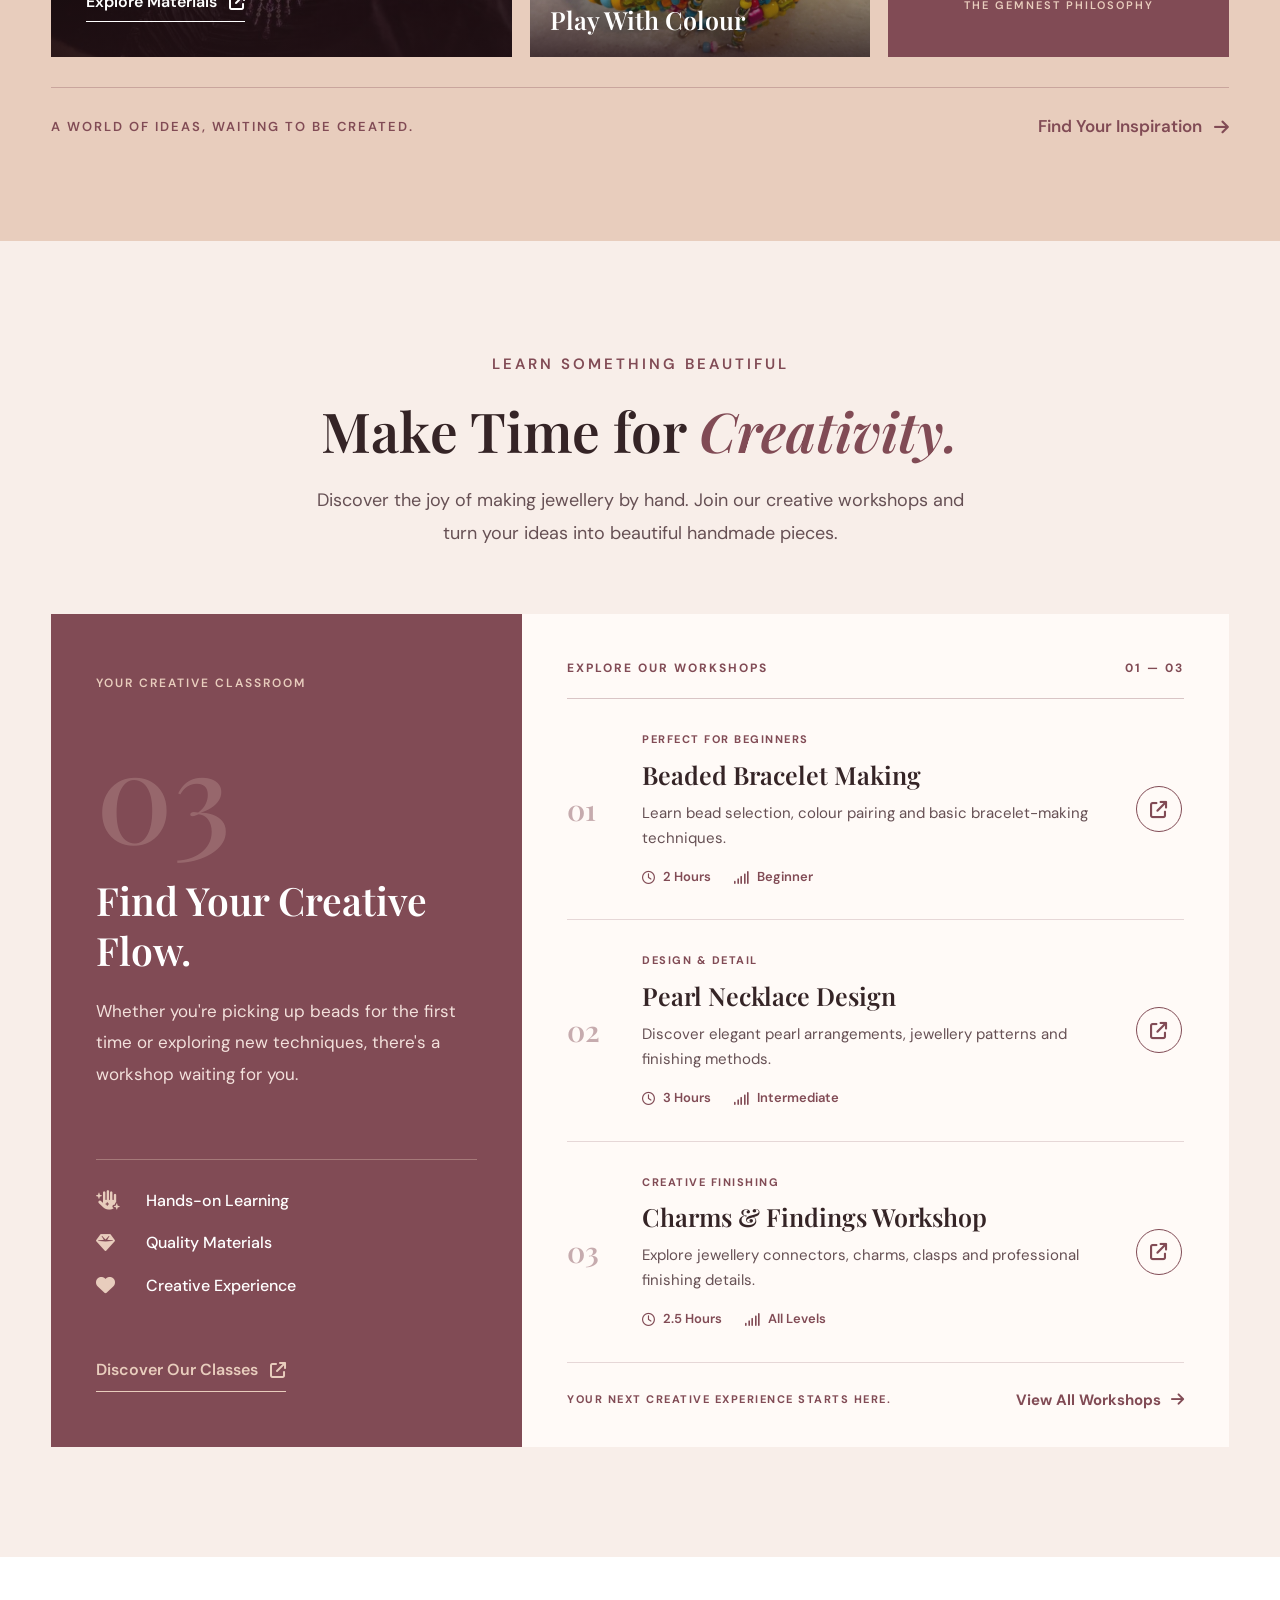
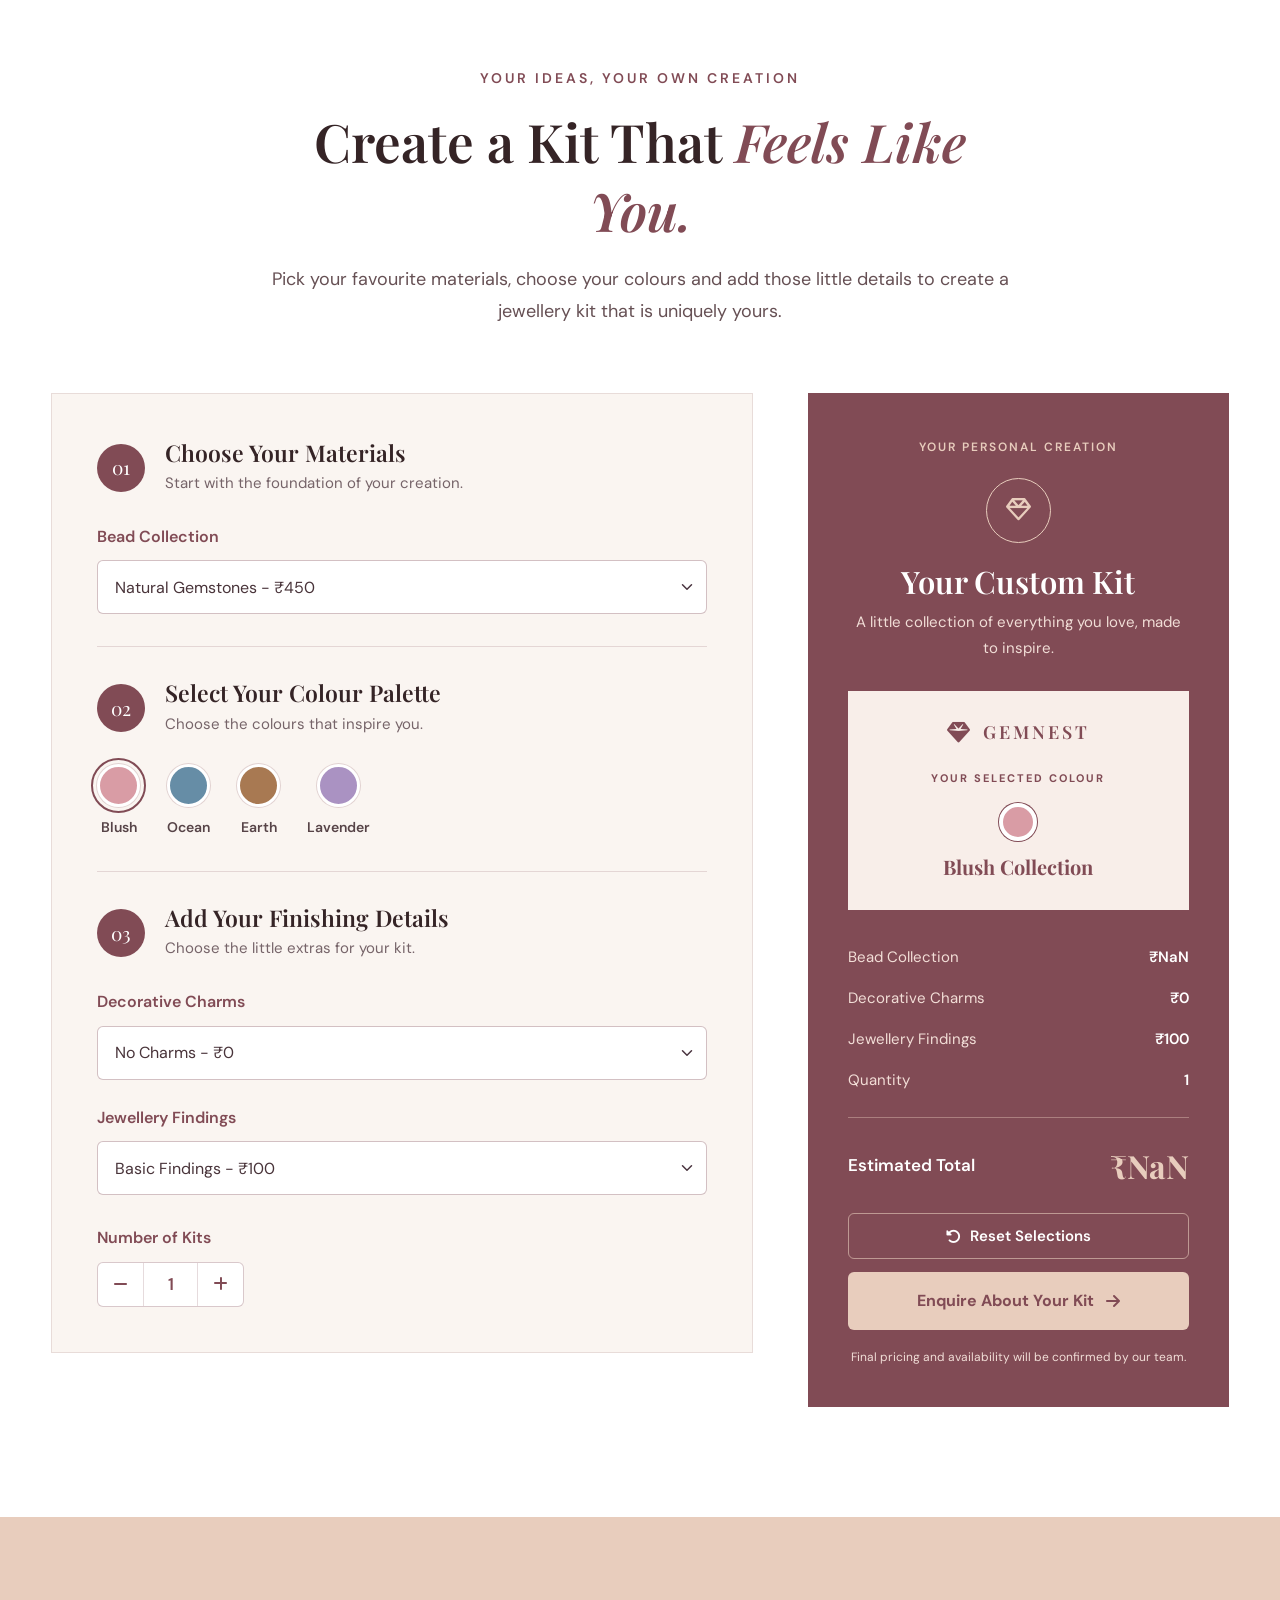
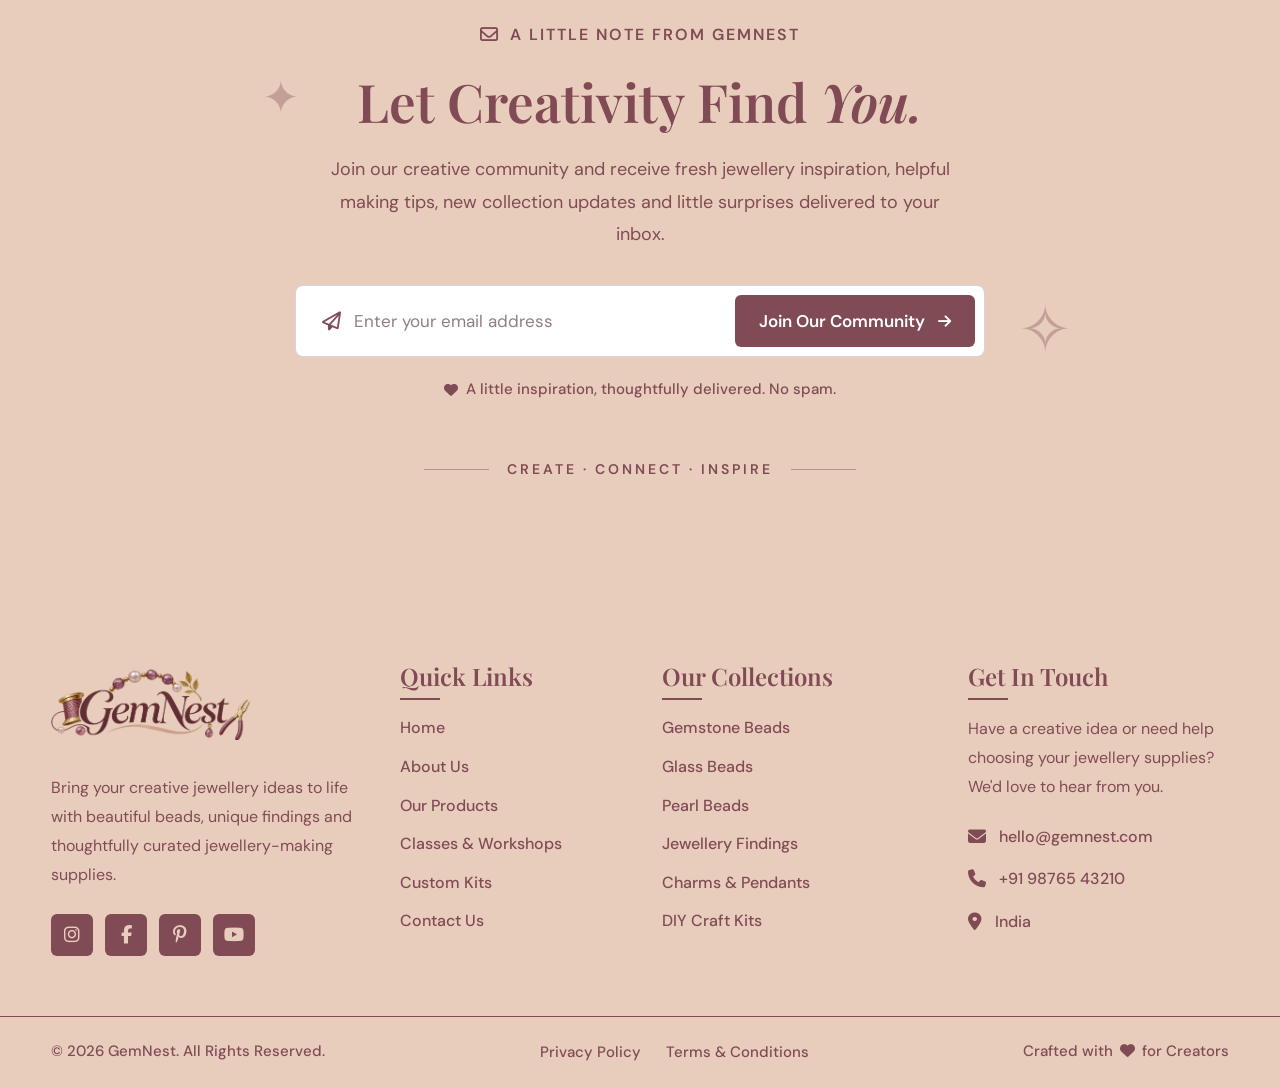
<file: home-2.html>
<!DOCTYPE html>
<html lang="en">

<head>
    <meta charset="UTF-8">
    <meta name="viewport" content="width=device-width, initial-scale=1.0">

    <title>GemNest</title>

    <meta name="description"
        content="Discover beautiful beads, jewellery-making supplies, creative kits and hands-on workshops at GemNest.">

    <!-- Favicon -->
    <link rel="icon" href="images/favicon.png">

    <!-- Google Fonts -->
    <link
        href="https://fonts.googleapis.com/css2?family=DM+Sans:wght@400;500;600;700&family=Playfair+Display:wght@400;500;600;700&display=swap"
        rel="stylesheet">

    <!-- Font Awesome -->
    <link rel="stylesheet" href="https://cdnjs.cloudflare.com/ajax/libs/font-awesome/6.7.2/css/all.min.css">

    <!-- CSS -->
    <link rel="stylesheet" href="css/style.css">

</head>

<body>

    <!-- ================= HEADER START ================= -->

    <header class="gem-header">

        <div class="gem-header-container">

            <!-- Logo -->
            <a href="index.html" class="gem-logo">
                <img src="images/logo.png" alt="GemNest Logo">
            </a>

            <!-- Desktop Navigation -->
            <nav class="gem-desktop-nav">
                <ul class="gem-nav-list">

                    <li class="gem-nav-item gem-home-dropdown">
                        <a href="#" class="gem-nav-link active">
                            Home <i class="fa-solid fa-chevron-down"></i>
                        </a>

                        <ul class="gem-dropdown-menu">
                            <li><a href="index.html">Home 1</a></li>
                            <li><a href="home-2.html">Home 2</a></li>
                        </ul>
                    </li>

                    <li class="gem-nav-item">
                        <a href="about.html" class="gem-nav-link">About</a>
                    </li>

                    <li class="gem-nav-item">
                        <a href="products.html" class="gem-nav-link">Products</a>
                    </li>

                    <li class="gem-nav-item">
                        <a href="classes-workshops.html" class="gem-nav-link">
                            Classes & Workshops
                        </a>
                    </li>

                    <li class="gem-nav-item">
                        <a href="custom-kits.html" class="gem-nav-link">Custom Kits</a>
                    </li>

                    <li class="gem-nav-item">
                        <a href="contact.html" class="gem-nav-link">Contact</a>
                    </li>

                </ul>
            </nav>

            <!-- Desktop Right Actions -->
            <div class="gem-header-actions">

                <button class="gem-icon-btn" id="gem-desktop-theme" aria-label="Toggle dark mode">
                    <i class="fa-solid fa-moon"></i>
                </button>

                <button class="gem-icon-btn" id="gem-desktop-rtl" aria-label="Toggle RTL mode">
                    <i class="fa-solid fa-right-left"></i>
                </button>

                <a href="login.html" class="gem-login-btn">
                    Login <i class="fa-solid fa-arrow-right"></i>
                </a>

            </div>

            <!-- Mobile Menu Toggle -->
            <button class="gem-menu-toggle" id="gem-menu-toggle" aria-label="Open navigation menu"
                aria-expanded="false">

                <i class="fa-solid fa-bars"></i>

            </button>

        </div>

        <!-- Mobile Navigation -->
        <div class="gem-mobile-menu" id="gem-mobile-menu">

            <nav class="gem-mobile-nav">
                <ul class="gem-mobile-nav-list">

                    <li class="gem-mobile-home">

                        <div class="gem-mobile-home-row">
                            <a href="index.html" class="active">Home</a>

                            <button class="gem-home-toggle" id="gem-home-toggle" aria-label="Toggle home submenu"
                                aria-expanded="false">
                                <i class="fa-solid fa-chevron-down"></i>
                            </button>
                        </div>

                        <ul class="gem-mobile-dropdown" id="gem-home-submenu">
                            <li><a href="index.html">Home 1</a></li>
                            <li><a href="home-2.html">Home 2</a></li>
                        </ul>

                    </li>

                    <li><a href="about.html">About</a></li>

                    <li><a href="products.html">Products</a></li>

                    <li><a href="classes-workshops.html">Classes & Workshops</a></li>

                    <li><a href="custom-kits.html">Custom Kits</a></li>

                    <li><a href="contact.html">Contact</a></li>

                </ul>
            </nav>

            <!-- Mobile Actions -->
            <div class="gem-mobile-actions">

                <div class="gem-mobile-settings">

                    <button class="gem-mobile-setting-btn" id="gem-mobile-theme">
                        <i class="fa-solid fa-moon"></i>
                        <span>Dark Mode</span>
                    </button>

                    <button class="gem-mobile-setting-btn" id="gem-mobile-rtl">
                        <i class="fa-solid fa-right-left"></i>
                        <span>RTL Mode</span>
                    </button>

                </div>

                <a href="login.html" class="gem-mobile-login">
                    <i class="fa-solid fa-user"></i>
                    Login
                </a>

            </div>

        </div>

    </header>

    <!-- ================= HEADER END ================= -->

    <!-- ================= HOME 2 HERO START ================= -->

    <section class="gem2-hero">

        <div class="gem2-hero-container">

            <!-- Decorative Shapes -->
            <div class="gem2-decoration gem2-decoration-one"></div>
            <div class="gem2-decoration gem2-decoration-two"></div>

            <!-- Left Image -->
            <div class="gem2-hero-visual">

                <div class="gem2-hero-arch">

                    <img src="images/home2-hero.jpg" alt="GemNest premium jewellery making beads and tools">

                </div>

                <!-- Arch Border -->
                <div class="gem2-arch-outline"></div>

                <!-- Decorative Star -->
                <span class="gem2-visual-star">✦</span>

                <!-- Floating Label -->
                <div class="gem2-image-label">
                    <i class="fa-regular fa-gem"></i>
                    <div>
                        <span>THE ART OF</span>
                        <h3>Creating Beauty</h3>
                    </div>
                </div>

            </div>


            <!-- Right Content -->
            <div class="gem2-hero-content">

                <span class="gem2-eyebrow">
                    <span></span>
                    CRAFT · DESIGN · CREATE
                    <span></span>
                </span>

                <h1>
                    Jewellery Making
                    Supplies for
                    <span>Creative Minds</span>
                </h1>

                <p class="gem2-description">
                    A premium destination for beautiful beads, unique
                    findings, creative tools and inspiration to bring
                    your jewellery ideas to life.
                </p>


                <!-- Feature Highlights -->
                <div class="gem2-highlights">

                    <div class="gem2-highlight">

                        <i class="fa-regular fa-gem"></i>

                        <span>
                            Wide
                            Selection
                        </span>

                    </div>


                    <div class="gem2-highlight">

                        <i class="fa-solid fa-graduation-cap"></i>

                        <span>
                            Workshops
                        </span>

                    </div>


                    <div class="gem2-highlight">

                        <i class="fa-solid fa-calendar-check"></i>

                        <span>
                            Custom
                            Kits
                        </span>

                    </div>


                    <div class="gem2-highlight">

                        <i class="fa-solid fa-users"></i>

                        <span>
                            Creative Team
                        </span>

                    </div>

                </div>


                <!-- CTA Buttons -->
                <div class="gem2-hero-actions">

                    <a href="products.html" class="gem2-primary-btn">
                        Start Creating Today
                        <i class="fa-solid fa-arrow-up-right-from-square"></i>
                    </a>

                    <a href="about.html" class="gem2-story-btn">

                        <span class="gem2-play-icon">
                            <i class="fa-solid fa-play"></i>
                        </span>

                        Watch Our Story

                    </a>

                </div>

                <!-- Bottom Decorative Text -->
                <div class="gem2-bottom-note">
                    <span>INSPIRED BY CREATIVITY</span>
                    <span class="gem2-note-line"></span>
                    <span>MADE WITH LOVE</span>
                </div>

            </div>

        </div>

    </section>

    <!-- ================= HOME 2 HERO END ================= -->

    <!-- ================= MATERIAL SHOWCASE START ================= -->

    <section class="gem2-materials">

        <div class="gem2-materials-container">

            <!-- Section Header -->
            <div class="gem2-materials-header">

                <div class="gem2-materials-heading">

                    <span class="gem2-materials-eyebrow">
                        <span></span>
                        DISCOVER THE MATERIALS
                    </span>

                    <h2>
                        Beautiful Materials.
                        <span>Endless Possibilities.</span>
                    </h2>

                </div>

                <div class="gem2-materials-intro">

                    <p>
                        Every beautiful jewellery piece begins with
                        the right material. Explore our thoughtfully
                        curated selection and find inspiration for
                        your next creation.
                    </p>

                    <span class="gem2-materials-count">
                        CURATED FOR CREATIVE MINDS · GEMNEST
                    </span>

                </div>

            </div>


            <!-- Material Showcase -->
            <div class="gem2-materials-showcase">

                <!-- Natural Gemstones -->
                <div class="gem2-material-featured">

                    <img src="images/material-gemstones.jpg" alt="Natural gemstone beads">

                    <div class="gem2-material-overlay">

                        <span>01 / NATURAL COLLECTION</span>

                        <h3>Natural Gemstones</h3>

                        <p>
                            Unique colours and organic beauty
                            for one-of-a-kind creations.
                        </p>

                        <a href="products.html">
                            Explore Gemstones
                            <i class="fa-solid fa-arrow-up-right-from-square"></i>
                        </a>

                    </div>

                </div>


                <!-- Right Material Column -->
                <div class="gem2-material-side">

                    <!-- Glass Beads -->
                    <div class="gem2-material-card gem2-glass-card">

                        <img src="images/material-glass.jpg" alt="Colourful glass beads">

                        <div class="gem2-material-card-content">

                            <span>02 / COLOUR & LIGHT</span>

                            <h3>Glass Beads</h3>

                            <p>
                                Vibrant colours and delicate finishes
                                for expressive designs.
                            </p>

                            <a href="products.html">
                                Discover Collection
                                <i class="fa-solid fa-arrow-right"></i>
                            </a>

                        </div>

                    </div>


                    <!-- Freshwater Pearls -->
                    <div class="gem2-material-card gem2-pearl-card">

                        <img src="images/material-pearls.jpg" alt="Elegant freshwater pearl beads">

                        <div class="gem2-material-card-content">

                            <span>03 / TIMELESS ELEGANCE</span>

                            <h3>Freshwater Pearls</h3>

                            <p>
                                Soft natural tones for graceful
                                and sophisticated jewellery.
                            </p>

                            <a href="products.html">
                                Discover Collection
                                <i class="fa-solid fa-arrow-right"></i>
                            </a>

                        </div>

                    </div>

                </div>

            </div>


            <!-- Bottom Note -->
            <div class="gem2-materials-footer">

                <span>THE BEAUTY IS IN THE DETAILS.</span>

                <a href="products.html">
                    Explore All Materials
                    <i class="fa-solid fa-arrow-right"></i>
                </a>

            </div>

        </div>

    </section>

    <!-- ================= MATERIAL SHOWCASE END ================= -->

    <!-- ================= CREATIVE JOURNEY START ================= -->

    <section class="gem2-journey">

        <div class="gem2-journey-container">

            <!-- Left Visual -->
            <div class="gem2-journey-visual">

                <div class="gem2-journey-image">
                    <img src="images/creative-journey.jpg" alt="Jewellery making creative workspace">
                </div>

                <div class="gem2-journey-image-frame"></div>

                <div class="gem2-journey-sticker">
                    <i class="fa-solid fa-wand-magic-sparkles"></i>
                    <span>Create<br>Your Style</span>
                </div>

            </div>


            <!-- Right Content -->
            <div class="gem2-journey-content">

                <div class="gem2-journey-heading">

                    <span class="gem2-journey-eyebrow">
                        A SIMPLE & JOYFUL PROCESS
                    </span>

                    <h2>
                        The Creative
                        <span>Journey.</span>
                    </h2>

                    <p>
                        From handpicked materials to a finished piece,
                        bring your jewellery ideas to life in four
                        simple and rewarding steps.
                    </p>

                </div>


                <!-- Journey Steps -->
                <div class="gem2-journey-steps">

                    <!-- Step 1 -->
                    <div class="gem2-journey-step">

                        <div class="gem2-step-image">

                            <img src="images/journey-choose.jpg" alt="Colourful beads selection">

                            <span class="gem2-step-number">01</span>

                        </div>

                        <div class="gem2-step-content">

                            <h3>Choose</h3>

                            <p>
                                Select your favourite beads,
                                charms and findings.
                            </p>

                        </div>

                    </div>


                    <!-- Step 2 -->
                    <div class="gem2-journey-step">

                        <div class="gem2-step-image">

                            <img src="images/journey-design.jpg" alt="Jewellery design tools">

                            <span class="gem2-step-number">02</span>

                        </div>

                        <div class="gem2-step-content">

                            <h3>Design</h3>

                            <p>
                                Plan your style, mix colours
                                and create a clear look.
                            </p>

                        </div>

                    </div>


                    <!-- Step 3 -->
                    <div class="gem2-journey-step">

                        <div class="gem2-step-image">

                            <img src="images/journey-create.jpg" alt="Handmade jewellery creation">

                            <span class="gem2-step-number">03</span>

                        </div>

                        <div class="gem2-step-content">

                            <h3>Create</h3>

                            <p>
                                Bring it to real life with simple
                                tools and more techniques.
                            </p>

                        </div>

                    </div>


                    <!-- Step 4 -->
                    <div class="gem2-journey-step">

                        <div class="gem2-step-image">

                            <img src="images/journey-gift.jpg" alt="Finished handmade jewellery gift">

                            <span class="gem2-step-number">04</span>

                        </div>

                        <div class="gem2-step-content">

                            <h3>Gift</h3>

                            <p>
                                Enjoy your handmade piece or
                                gift it to someone special.
                            </p>

                        </div>

                    </div>

                </div>


                <!-- CTA -->
                <div class="gem2-journey-action">

                    <a href="products.html" class="gem2-journey-btn">
                        Start Your Creative Journey
                        <i class="fa-solid fa-arrow-up-right-from-square"></i>
                    </a>

                </div>

            </div>

        </div>

    </section>

    <!-- ================= CREATIVE JOURNEY END ================= -->

    <!-- ================= GEMNEST JOURNAL START ================= -->

    <section class="gem2-journal">

        <div class="gem2-journal-container">

            <!-- Section Intro -->
            <div class="gem2-journal-intro">

                <span class="gem2-journal-eyebrow">
                    THE GEMNEST JOURNAL
                </span>

                <h2>
                    A Little Inspiration.
                    <span>A Lot of Creativity.</span>
                </h2>

                <p>
                    Explore creative ideas, discover jewellery-making
                    techniques and find inspiration in the little
                    details that make every creation special.
                </p>

                <a href="about.html" class="gem2-journal-main-link">
                    Discover Our Creative World
                    <i class="fa-solid fa-arrow-up-right-from-square"></i>
                </a>

                <div class="gem2-journal-decoration">
                    CREATE BEAUTIFULLY
                </div>

            </div>


            <!-- Featured Journal -->
            <div class="gem2-journal-feature">

                <div class="gem2-journal-feature-image">

                    <img src="images/journal-feature.jpg" alt="Creative jewellery making inspiration">

                    <span class="gem2-journal-category">
                        FEATURED STORY
                    </span>

                </div>

                <div class="gem2-journal-feature-content">

                    <span>01 / CREATIVE INSPIRATION</span>

                    <h3>
                        The Beauty of Handmade:
                        Why Every Detail Matters
                    </h3>

                    <p>
                        Discover how colours, textures and carefully
                        chosen materials transform simple beads into
                        meaningful handmade jewellery.
                    </p>

                    <a href="about.html">
                        Read the Story
                        <i class="fa-solid fa-arrow-right"></i>
                    </a>

                </div>

            </div>


            <!-- Journal Topics -->
            <div class="gem2-journal-topics">

                <span class="gem2-journal-topics-heading">
                    EXPLORE THE JOURNAL
                </span>


                <!-- Topic 1 -->
                <a href="products.html" class="gem2-journal-topic">

                    <div class="gem2-journal-topic-number">
                        02
                    </div>

                    <div class="gem2-journal-topic-content">

                        <span>STYLE & COLOUR</span>

                        <h3>
                            The Art of Mixing
                            Colours & Textures
                        </h3>

                        <p>
                            Learn to combine colours and materials
                            for beautifully balanced designs.
                        </p>

                    </div>

                    <i class="fa-solid fa-arrow-up-right-from-square"></i>

                </a>


                <!-- Topic 2 -->
                <a href="classes.html" class="gem2-journal-topic">

                    <div class="gem2-journal-topic-number">
                        03
                    </div>

                    <div class="gem2-journal-topic-content">

                        <span>MAKING KNOWLEDGE</span>

                        <h3>
                            Little Techniques,
                            Beautiful Results
                        </h3>

                        <p>
                            Explore useful jewellery-making techniques
                            and discover new creative skills.
                        </p>

                    </div>

                    <i class="fa-solid fa-arrow-up-right-from-square"></i>

                </a>


                <!-- Topic 3 -->
                <a href="custom-kits.html" class="gem2-journal-topic">

                    <div class="gem2-journal-topic-number">
                        04
                    </div>

                    <div class="gem2-journal-topic-content">

                        <span>CREATIVE IDEAS</span>

                        <h3>
                            From Simple Beads
                            to Special Gifts
                        </h3>

                        <p>
                            Find thoughtful handmade jewellery
                            ideas for every special occasion.
                        </p>

                    </div>

                    <i class="fa-solid fa-arrow-up-right-from-square"></i>

                </a>


                <!-- Journal Footer -->
                <a href="about.html" class="gem2-journal-all-link">
                    Explore All Stories
                    <i class="fa-solid fa-arrow-right"></i>
                </a>

            </div>

        </div>

    </section>

    <!-- ================= GEMNEST JOURNAL END ================= -->

    <!-- ================= INSPIRATION GALLERY START ================= -->

    <section class="gem2-inspiration">

        <div class="gem2-inspiration-container">

            <!-- Section Heading -->
            <div class="gem2-inspiration-header">

                <div class="gem2-inspiration-title">

                    <span class="gem2-inspiration-eyebrow">
                        THE ART OF HANDMADE
                    </span>

                    <h2>
                        Inspiration in
                        <span>Every Detail.</span>
                    </h2>

                </div>

                <div class="gem2-inspiration-intro">

                    <p>
                        Discover beautiful jewellery creations,
                        explore new combinations and find inspiration
                        for the pieces only you can create.
                    </p>

                    <span>EXPLORE · IMAGINE · CREATE</span>

                </div>

            </div>


            <!-- Editorial Gallery -->
            <div class="gem2-inspiration-gallery">

                <!-- Large Image -->
                <div class="gem2-gallery-item gem2-gallery-large">

                    <img src="images/inspire-1.jpg" alt="Handcrafted gemstone necklace">

                    <div class="gem2-gallery-overlay">

                        <span>01 / STATEMENT CREATIONS</span>

                        <h3>Designed to Be Remembered</h3>

                        <a href="products.html">
                            Explore Materials
                            <i class="fa-solid fa-arrow-up-right-from-square"></i>
                        </a>

                    </div>

                </div>


                <!-- Top Right Image -->
                <div class="gem2-gallery-item gem2-gallery-top">

                    <img src="images/inspire-2.jpg" alt="Handmade pearl jewellery">

                    <div class="gem2-gallery-caption">

                        <span>02 / TIMELESS BEAUTY</span>

                        <h3>Soft & Elegant</h3>

                    </div>

                </div>


                <!-- Bottom Middle Image -->
                <div class="gem2-gallery-item gem2-gallery-middle">

                    <img src="images/inspire-3.jpg" alt="Colourful handmade beaded bracelet">

                    <div class="gem2-gallery-caption">

                        <span>03 / COLOUR STORIES</span>

                        <h3>Play With Colour</h3>

                    </div>

                </div>


                <!-- Bottom Right Image -->
                <div class="gem2-gallery-item gem2-gallery-bottom">

                    <img src="images/inspire-4.jpg" alt="Artisan handmade earrings">

                    <div class="gem2-gallery-caption">

                        <span>04 / LITTLE DETAILS</span>

                        <h3>Made to Shine</h3>

                    </div>

                </div>


                <!-- Decorative Quote -->
                <div class="gem2-gallery-quote">

                    <i class="fa-solid fa-quote-left"></i>

                    <p>
                        Creativity is the art of turning
                        little details into something extraordinary.
                    </p>

                    <span>THE GEMNEST PHILOSOPHY</span>

                </div>

            </div>


            <!-- Gallery Footer -->
            <div class="gem2-inspiration-footer">

                <span>
                    A WORLD OF IDEAS, WAITING TO BE CREATED.
                </span>

                <a href="products.html">
                    Find Your Inspiration
                    <i class="fa-solid fa-arrow-right"></i>
                </a>

            </div>

        </div>

    </section>

    <!-- ================= INSPIRATION GALLERY END ================= -->

    <!-- ================= WORKSHOP ATELIER START ================= -->

    <section class="gem2-workshop">

        <div class="gem2-workshop-container">

            <!-- Section Header -->
            <div class="gem2-workshop-header">

                <span class="gem2-workshop-eyebrow">
                    LEARN SOMETHING BEAUTIFUL
                </span>

                <h2>
                    Make Time for
                    <span>Creativity.</span>
                </h2>

                <p>
                    Discover the joy of making jewellery by hand.
                    Join our creative workshops and turn your ideas
                    into beautiful handmade pieces.
                </p>

            </div>


            <!-- Main Workshop Layout -->
            <div class="gem2-workshop-board">

                <!-- Left Introduction -->
                <div class="gem2-workshop-aside">

                    <div class="gem2-workshop-aside-top">

                        <span class="gem2-workshop-side-label">
                            YOUR CREATIVE CLASSROOM
                        </span>

                        <div class="gem2-workshop-big-number">
                            03
                        </div>

                        <h3>
                            Find Your
                            Creative Flow.
                        </h3>

                        <p>
                            Whether you're picking up beads for the
                            first time or exploring new techniques,
                            there's a workshop waiting for you.
                        </p>

                    </div>


                    <!-- Workshop Benefits -->
                    <div class="gem2-workshop-benefits">

                        <div class="gem2-workshop-benefit">
                            <i class="fa-solid fa-hand-sparkles"></i>
                            <span>Hands-on Learning</span>
                        </div>

                        <div class="gem2-workshop-benefit">
                            <i class="fa-solid fa-gem"></i>
                            <span>Quality Materials</span>
                        </div>

                        <div class="gem2-workshop-benefit">
                            <i class="fa-solid fa-heart"></i>
                            <span>Creative Experience</span>
                        </div>

                    </div>


                    <a href="classes-workshops.html" class="gem2-workshop-aside-link">

                        Discover Our Classes

                        <i class="fa-solid fa-arrow-up-right-from-square"></i>

                    </a>

                </div>


                <!-- Right Workshop Schedule -->
                <div class="gem2-workshop-schedule">

                    <div class="gem2-workshop-schedule-heading">

                        <span>EXPLORE OUR WORKSHOPS</span>

                        <span>01 — 03</span>

                    </div>


                    <!-- Workshop 01 -->
                    <div class="gem2-workshop-row">

                        <div class="gem2-workshop-row-number">
                            01
                        </div>

                        <div class="gem2-workshop-row-info">

                            <span>PERFECT FOR BEGINNERS</span>

                            <h3>
                                Beaded Bracelet Making
                            </h3>

                            <p>
                                Learn bead selection, colour pairing
                                and basic bracelet-making techniques.
                            </p>

                            <div class="gem2-workshop-meta">

                                <span>
                                    <i class="fa-regular fa-clock"></i>
                                    2 Hours
                                </span>

                                <span>
                                    <i class="fa-solid fa-signal"></i>
                                    Beginner
                                </span>

                            </div>

                        </div>

                        <a href="classes-workshops.html" class="gem2-workshop-arrow"
                            aria-label="Explore Beaded Bracelet Making">

                            <i class="fa-solid fa-arrow-up-right-from-square"></i>

                        </a>

                    </div>


                    <!-- Workshop 02 -->
                    <div class="gem2-workshop-row">

                        <div class="gem2-workshop-row-number">
                            02
                        </div>

                        <div class="gem2-workshop-row-info">

                            <span>DESIGN & DETAIL</span>

                            <h3>
                                Pearl Necklace Design
                            </h3>

                            <p>
                                Discover elegant pearl arrangements,
                                jewellery patterns and finishing methods.
                            </p>

                            <div class="gem2-workshop-meta">

                                <span>
                                    <i class="fa-regular fa-clock"></i>
                                    3 Hours
                                </span>

                                <span>
                                    <i class="fa-solid fa-signal"></i>
                                    Intermediate
                                </span>

                            </div>

                        </div>

                        <a href="classes-workshops.html" class="gem2-workshop-arrow"
                            aria-label="Explore Pearl Necklace Design">

                            <i class="fa-solid fa-arrow-up-right-from-square"></i>

                        </a>

                    </div>


                    <!-- Workshop 03 -->
                    <div class="gem2-workshop-row">

                        <div class="gem2-workshop-row-number">
                            03
                        </div>

                        <div class="gem2-workshop-row-info">

                            <span>CREATIVE FINISHING</span>

                            <h3>
                                Charms & Findings Workshop
                            </h3>

                            <p>
                                Explore jewellery connectors, charms,
                                clasps and professional finishing details.
                            </p>

                            <div class="gem2-workshop-meta">

                                <span>
                                    <i class="fa-regular fa-clock"></i>
                                    2.5 Hours
                                </span>

                                <span>
                                    <i class="fa-solid fa-signal"></i>
                                    All Levels
                                </span>

                            </div>

                        </div>

                        <a href="classes-workshops.html" class="gem2-workshop-arrow"
                            aria-label="Explore Charms and Findings Workshop">

                            <i class="fa-solid fa-arrow-up-right-from-square"></i>

                        </a>

                    </div>


                    <!-- Schedule Footer -->
                    <div class="gem2-workshop-schedule-footer">

                        <span>
                            YOUR NEXT CREATIVE EXPERIENCE STARTS HERE.
                        </span>

                        <a href="classes-workshops.html">
                            View All Workshops
                            <i class="fa-solid fa-arrow-right"></i>
                        </a>

                    </div>

                </div>

            </div>

        </div>

    </section>

    <!-- ================= WORKSHOP ATELIER END ================= -->

    <!-- ================= CUSTOM KIT BUILDER START ================= -->

    <section class="gem2-kit-builder">

        <div class="gem2-kit-container">

            <!-- Heading -->
            <div class="gem2-kit-header">

                <span>YOUR IDEAS, YOUR OWN CREATION</span>

                <h2>
                    Create a Kit That
                    <em>Feels Like You.</em>
                </h2>

                <p>
                    Pick your favourite materials, choose your colours
                    and add those little details to create a jewellery
                    kit that is uniquely yours.
                </p>

            </div>


            <!-- Builder Layout -->
            <div class="gem2-kit-layout">

                <!-- Left: Customization -->
                <div class="gem2-kit-options">

                    <div class="gem2-kit-step-heading">
                        <span>01</span>
                        <div>
                            <h3>Choose Your Materials</h3>
                            <p>Start with the foundation of your creation.</p>
                        </div>
                    </div>

                    <div class="gem2-kit-choice-group">

                        <label for="gem-kit-material">Bead Collection</label>

                        <select id="gem-kit-material">
                            <option value="gemstone">Natural Gemstones - ₹450</option>
                            <option value="glass">Glass Beads - ₹300</option>
                            <option value="pearls">Freshwater Pearls - ₹550</option>
                            <option value="acrylic">Acrylic Beads - ₹200</option>
                        </select>

                    </div>


                    <div class="gem2-kit-divider"></div>


                    <div class="gem2-kit-step-heading">
                        <span>02</span>
                        <div>
                            <h3>Select Your Colour Palette</h3>
                            <p>Choose the colours that inspire you.</p>
                        </div>
                    </div>

                    <div class="gem2-kit-colours">

                        <label class="gem2-kit-colour">
                            <input type="radio" name="gem-kit-colour" value="blush" checked>
                            <span class="gem2-colour-swatch gem2-blush"></span>
                            <small>Blush</small>
                        </label>

                        <label class="gem2-kit-colour">
                            <input type="radio" name="gem-kit-colour" value="ocean">
                            <span class="gem2-colour-swatch gem2-ocean"></span>
                            <small>Ocean</small>
                        </label>

                        <label class="gem2-kit-colour">
                            <input type="radio" name="gem-kit-colour" value="earth">
                            <span class="gem2-colour-swatch gem2-earth"></span>
                            <small>Earth</small>
                        </label>

                        <label class="gem2-kit-colour">
                            <input type="radio" name="gem-kit-colour" value="lavender">
                            <span class="gem2-colour-swatch gem2-lavender"></span>
                            <small>Lavender</small>
                        </label>

                    </div>


                    <div class="gem2-kit-divider"></div>


                    <div class="gem2-kit-step-heading">
                        <span>03</span>
                        <div>
                            <h3>Add Your Finishing Details</h3>
                            <p>Choose the little extras for your kit.</p>
                        </div>
                    </div>

                    <div class="gem2-kit-choice-group">

                        <label for="gem-kit-charms">Decorative Charms</label>

                        <select id="gem-kit-charms">
                            <option value="0">No Charms - ₹0</option>
                            <option value="150">Gold Charms - ₹150</option>
                            <option value="180">Floral Charms - ₹180</option>
                            <option value="200">Pearl Charms - ₹200</option>
                        </select>

                    </div>


                    <div class="gem2-kit-choice-group">

                        <label for="gem-kit-findings">Jewellery Findings</label>

                        <select id="gem-kit-findings">
                            <option value="100">Basic Findings - ₹100</option>
                            <option value="180">Gold Plated Findings - ₹180</option>
                            <option value="220">Premium Findings - ₹220</option>
                        </select>

                    </div>


                    <div class="gem2-kit-quantity">

                        <label for="gem-kit-quantity">Number of Kits</label>

                        <div class="gem2-kit-quantity-control">

                            <button type="button" id="gem-kit-minus" aria-label="Decrease quantity">
                                <i class="fa-solid fa-minus"></i>
                            </button>

                            <input type="number" id="gem-kit-quantity" value="1" min="1" max="10" readonly>

                            <button type="button" id="gem-kit-plus" aria-label="Increase quantity">
                                <i class="fa-solid fa-plus"></i>
                            </button>

                        </div>

                    </div>

                </div>


                <!-- Right: Kit Summary -->
                <div class="gem2-kit-summary">

                    <div class="gem2-kit-summary-top">

                        <span>YOUR PERSONAL CREATION</span>

                        <div class="gem2-kit-summary-icon">
                            <i class="fa-regular fa-gem"></i>
                        </div>

                        <h3>Your Custom Kit</h3>

                        <p>
                            A little collection of everything
                            you love, made to inspire.
                        </p>

                    </div>


                    <!-- Selected Details -->
                    <div class="gem2-kit-preview">

                        <div class="gem2-kit-preview-decoration">
                            <i class="fa-solid fa-gem"></i>
                            <span>GEMNEST</span>
                        </div>

                        <div class="gem2-kit-preview-details">

                            <span>YOUR SELECTED COLOUR</span>

                            <div class="gem2-kit-preview-colour" id="gem-kit-preview-colour">
                            </div>

                            <strong id="gem-kit-preview-name">
                                Blush Collection
                            </strong>

                        </div>

                    </div>


                    <!-- Summary -->
                    <div class="gem2-kit-breakdown">

                        <div>
                            <span>Bead Collection</span>
                            <strong id="gem-kit-material-price">₹450</strong>
                        </div>

                        <div>
                            <span>Decorative Charms</span>
                            <strong id="gem-kit-charm-price">₹0</strong>
                        </div>

                        <div>
                            <span>Jewellery Findings</span>
                            <strong id="gem-kit-finding-price">₹100</strong>
                        </div>

                        <div>
                            <span>Quantity</span>
                            <strong id="gem-kit-quantity-display">1</strong>
                        </div>

                    </div>


                    <div class="gem2-kit-total">

                        <span>Estimated Total</span>

                        <strong id="gem-kit-total">₹550</strong>

                    </div>


                    <button type="button" class="gem2-kit-reset" id="gem-kit-reset">
                        <i class="fa-solid fa-rotate-left"></i>
                        Reset Selections
                    </button>


                    <a href="contact.html" class="gem2-kit-submit">
                        Enquire About Your Kit
                        <i class="fa-solid fa-arrow-right"></i>
                    </a>

                    <p class="gem2-kit-note">
                        Final pricing and availability will be confirmed
                        by our team.
                    </p>

                </div>

            </div>

        </div>

    </section>

    <!-- ================= CUSTOM KIT BUILDER END ================= -->

    <!-- ================= CREATIVE COMMUNITY START ================= -->

    <section class="gem2-community">

        <div class="gem2-community-container">

            <!-- Decorative Elements -->
            <span class="gem2-community-star gem2-star-one">✦</span>
            <span class="gem2-community-star gem2-star-two">✧</span>

            <!-- Top Label -->
            <span class="gem2-community-eyebrow">
                <i class="fa-regular fa-envelope"></i>
                A LITTLE NOTE FROM GEMNEST
            </span>

            <!-- Main Heading -->
            <h2>
                Let Creativity Find
                <span>You.</span>
            </h2>

            <p class="gem2-community-description">
                Join our creative community and receive fresh jewellery
                inspiration, helpful making tips, new collection updates
                and little surprises delivered to your inbox.
            </p>

            <!-- Newsletter Form -->
            <form class="gem2-community-form" id="gem2-newsletter-form">

                <div class="gem2-community-input-wrap">
                    <i class="fa-regular fa-paper-plane"></i>

                    <input type="email" id="gem2-newsletter-email" placeholder="Enter your email address" required>
                </div>

                <button type="submit">
                    Join Our Community
                    <i class="fa-solid fa-arrow-right"></i>
                </button>

            </form>

            <p class="gem2-community-note" id="gem2-newsletter-message">
                <i class="fa-solid fa-heart"></i>
                A little inspiration, thoughtfully delivered. No spam.
            </p>

            <!-- Bottom Decorative Line -->
            <div class="gem2-community-bottom">
                <span></span>
                <p>CREATE · CONNECT · INSPIRE</p>
                <span></span>
            </div>

        </div>

    </section>

    <!-- ================= CREATIVE COMMUNITY END ================= -->


    <!-- ================= FOOTER START ================= -->

    <footer class="gem-footer">

        <div class="gem-footer-main">

            <div class="gem-footer-container">

                <!-- Brand Column -->
                <div class="gem-footer-brand">

                    <a href="index.html" class="gem-footer-logo">
                        <img src="images/logo.png" alt="GemNest Logo">
                    </a>

                    <p>
                        Bring your creative jewellery ideas to life with
                        beautiful beads, unique findings and thoughtfully
                        curated jewellery-making supplies.
                    </p>

                    <div class="gem-footer-social">

                        <a href="#" aria-label="Instagram">
                            <i class="fa-brands fa-instagram"></i>
                        </a>

                        <a href="#" aria-label="Facebook">
                            <i class="fa-brands fa-facebook-f"></i>
                        </a>

                        <a href="#" aria-label="Pinterest">
                            <i class="fa-brands fa-pinterest-p"></i>
                        </a>

                        <a href="#" aria-label="YouTube">
                            <i class="fa-brands fa-youtube"></i>
                        </a>

                    </div>

                </div>


                <!-- Quick Links -->
                <div class="gem-footer-links">

                    <h3>Quick Links</h3>

                    <ul>
                        <li><a href="index.html">Home</a></li>
                        <li><a href="about.html">About Us</a></li>
                        <li><a href="products.html">Our Products</a></li>
                        <li><a href="classes-workshops.html">Classes & Workshops</a></li>
                        <li><a href="custom-kits.html">Custom Kits</a></li>
                        <li><a href="contact.html">Contact Us</a></li>
                    </ul>

                </div>


                <!-- Product Categories -->
                <div class="gem-footer-links">

                    <h3>Our Collections</h3>

                    <ul>
                        <li><a href="products.html">Gemstone Beads</a></li>
                        <li><a href="products.html">Glass Beads</a></li>
                        <li><a href="products.html">Pearl Beads</a></li>
                        <li><a href="products.html">Jewellery Findings</a></li>
                        <li><a href="products.html">Charms & Pendants</a></li>
                        <li><a href="custom-kits.html">DIY Craft Kits</a></li>
                    </ul>

                </div>


                <!-- Contact Column -->
                <div class="gem-footer-contact">

                    <h3>Get In Touch</h3>

                    <p>
                        Have a creative idea or need help choosing
                        your jewellery supplies? We'd love to hear from you.
                    </p>

                    <div class="gem-footer-contact-item">
                        <i class="fa-solid fa-envelope"></i>
                        <a href="mailto:hello@gemnest.com">
                            hello@gemnest.com
                        </a>
                    </div>

                    <div class="gem-footer-contact-item">
                        <i class="fa-solid fa-phone"></i>
                        <a href="tel:+919876543210">
                            +91 98765 43210
                        </a>
                    </div>

                    <div class="gem-footer-contact-item">
                        <i class="fa-solid fa-location-dot"></i>
                        <span>India</span>
                    </div>

                </div>

            </div>

        </div>


        <!-- Footer Bottom -->
        <div class="gem-footer-bottom">

            <div class="gem-footer-bottom-container">

                <p>
                    © 2026 GemNest. All Rights Reserved.
                </p>

                <div class="gem-footer-bottom-links">
                    <a href="#">Privacy Policy</a>
                    <a href="#">Terms & Conditions</a>
                </div>

                <p class="gem-footer-credit">
                    Crafted with <i class="fa-solid fa-heart"></i> for Creators
                </p>

            </div>

        </div>

    </footer>

    <!-- ================= FOOTER END ================= -->

    <!-- JavaScript -->
    <script src="js/main.js"></script>

</body>

</html>
</file>
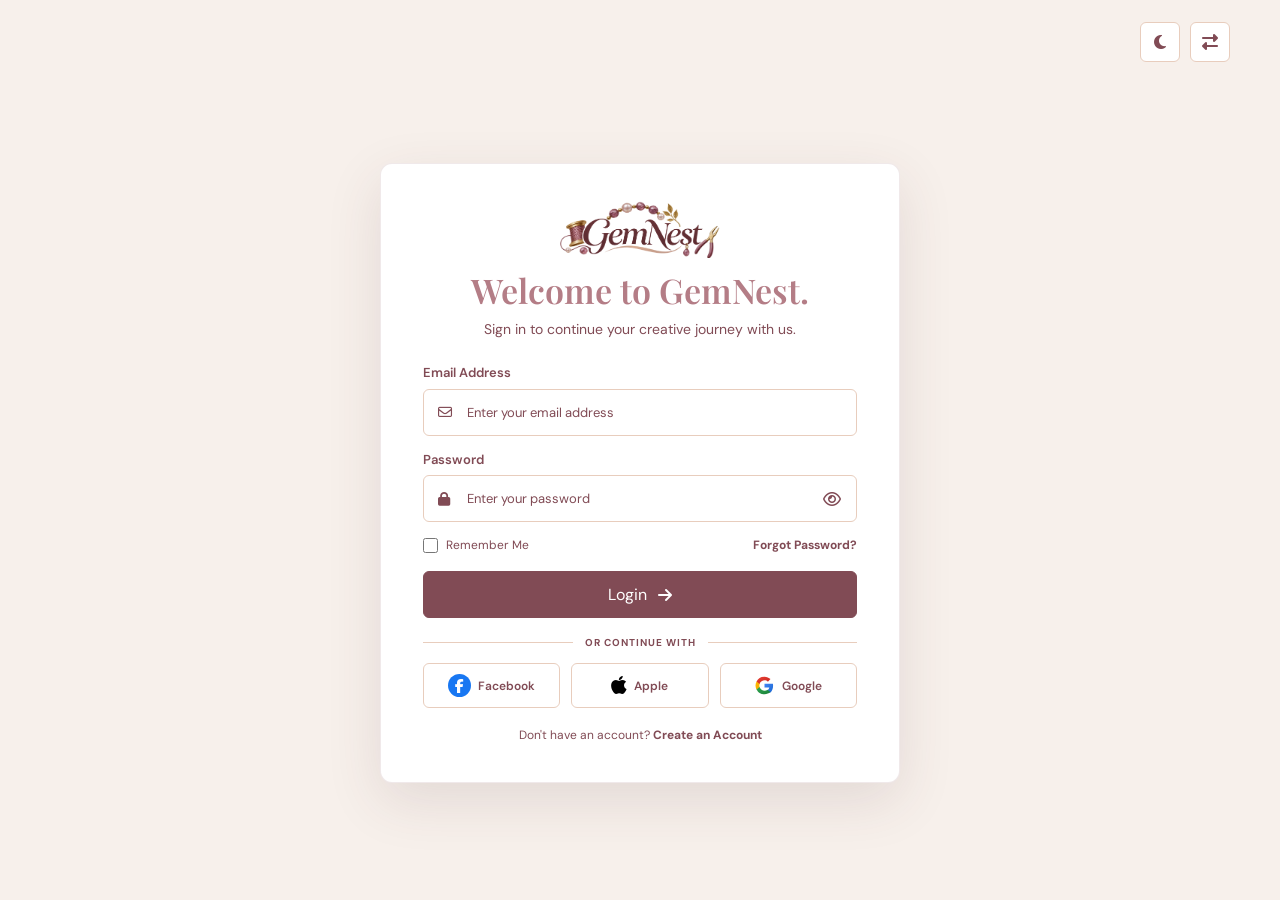
<file: login.html>
<!DOCTYPE html>
<html lang="en" dir="ltr">

<head>
    <meta charset="UTF-8">
    <meta name="viewport" content="width=device-width, initial-scale=1.0">
    <meta name="description" content="Sign in to your GemNest account and continue your creative journey.">
    <title>GemNest</title>
    <link rel="icon" href="images/favicon.png">
    <link rel="preconnect" href="https://fonts.googleapis.com">
    <link rel="preconnect" href="https://fonts.gstatic.com" crossorigin>
    <link
        href="https://fonts.googleapis.com/css2?family=DM+Sans:wght@400;500;600;700&family=Playfair+Display:wght@400;500;600;700&display=swap"
        rel="stylesheet">
    <link rel="stylesheet" href="https://cdnjs.cloudflare.com/ajax/libs/font-awesome/6.7.2/css/all.min.css">
    <link rel="stylesheet" href="css/auth.css">
</head>

<body class="gem-auth-page">
    <div class="gem-auth-shell">
        <header class="gem-auth-toolbar" aria-label="Display preferences">
            <button class="gem-auth-preference" type="button" data-gem-auth-theme aria-label="Toggle dark mode">
                <i class="fa-solid fa-moon" aria-hidden="true"></i>
            </button>
            <button class="gem-auth-preference" type="button" data-gem-auth-rtl aria-label="Toggle RTL mode">
                <i class="fa-solid fa-right-left" aria-hidden="true"></i>
            </button>
        </header>

        <main class="gem-auth-main">
            <section class="gem-auth-card" aria-labelledby="gem-auth-title">
                <a class="gem-auth-logo" href="index.html" aria-label="GemNest home">
                    <img src="images/logo.png" alt="GemNest">
                </a>
                <h1 id="gem-auth-title">Welcome to GemNest.</h1>
                <p class="gem-auth-description">Sign in to continue your creative journey with us.</p>

                <form class="gem-auth-form" id="gem-auth-form" novalidate>
                    <label class="gem-auth-label" for="gem-auth-email">Email Address</label>
                    <div class="gem-auth-field">
                        <i class="gem-auth-field-icon fa-regular fa-envelope" aria-hidden="true"></i>
                        <input id="gem-auth-email" name="email" type="email" placeholder="Enter your email address"
                            autocomplete="email" required>
                    </div>

                    <label class="gem-auth-label" for="gem-auth-password">Password</label>
                    <div class="gem-auth-field">
                        <i class="gem-auth-field-icon fa-solid fa-lock" aria-hidden="true"></i>
                        <input id="gem-auth-password" name="password" type="password" placeholder="Enter your password"
                            autocomplete="current-password" required>
                        <button class="gem-auth-eye" type="button" data-gem-auth-password="gem-auth-password"
                            aria-label="Show password" aria-pressed="false">
                            <i class="fa-regular fa-eye" aria-hidden="true"></i>
                        </button>
                    </div>

                    <div class="gem-auth-options">
                        <label class="gem-auth-check"><input type="checkbox" name="remember"><span>Remember
                                Me</span></label>
                        <a class="gem-auth-inline-link" href="#forgot-password" data-gem-auth-forgot>Forgot
                            Password?</a>
                    </div>

                    <button class="gem-auth-submit" type="submit">Login <i class="fa-solid fa-arrow-right"
                            aria-hidden="true"></i></button>
                    <p class="gem-auth-feedback" id="gem-auth-feedback" role="status" aria-live="polite"></p>
                </form>

                <div class="gem-auth-divider"><span>OR CONTINUE WITH</span></div>
                <div class="gem-auth-socials" aria-label="Social sign-in options">
                    <button class="gem-auth-social" type="button" data-gem-auth-social="Facebook"
                        aria-label="Continue with Facebook"><i class="fa-brands fa-facebook-f gem-auth-facebook"
                            aria-hidden="true"></i><span>Facebook</span></button>
                    <button class="gem-auth-social" type="button" data-gem-auth-social="Apple"
                        aria-label="Continue with Apple"><i class="fa-brands fa-apple gem-auth-apple"
                            aria-hidden="true"></i><span>Apple</span></button>
                    <button class="gem-auth-social" type="button" data-gem-auth-social="Google"
                        aria-label="Continue with Google"><img src="images/google-logo.svg"
                            alt=""><span>Google</span></button>
                </div>

                <p class="gem-auth-switch">Don't have an account? <a href="register.html">Create an Account</a></p>

            </section>
        </main>
    </div>
    <script src="js/auth.js"></script>
</body>

</html>
</file>
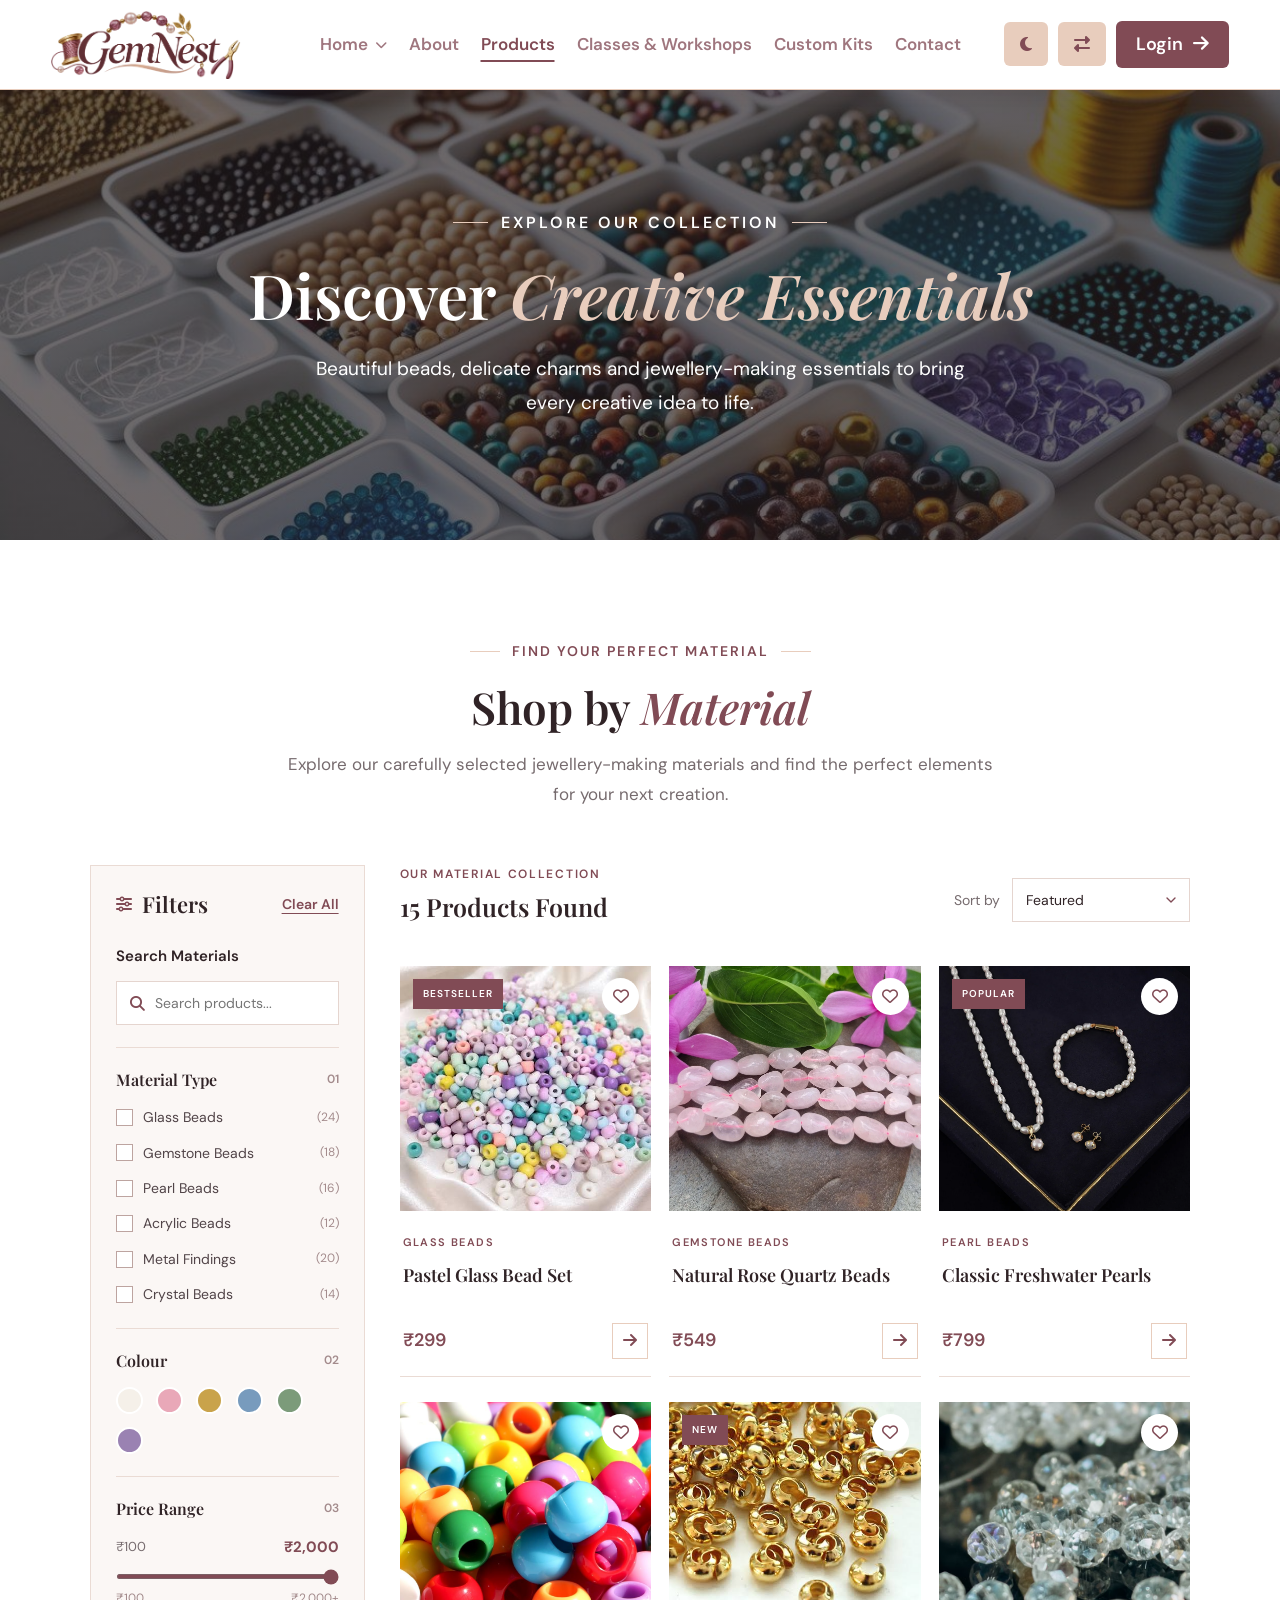
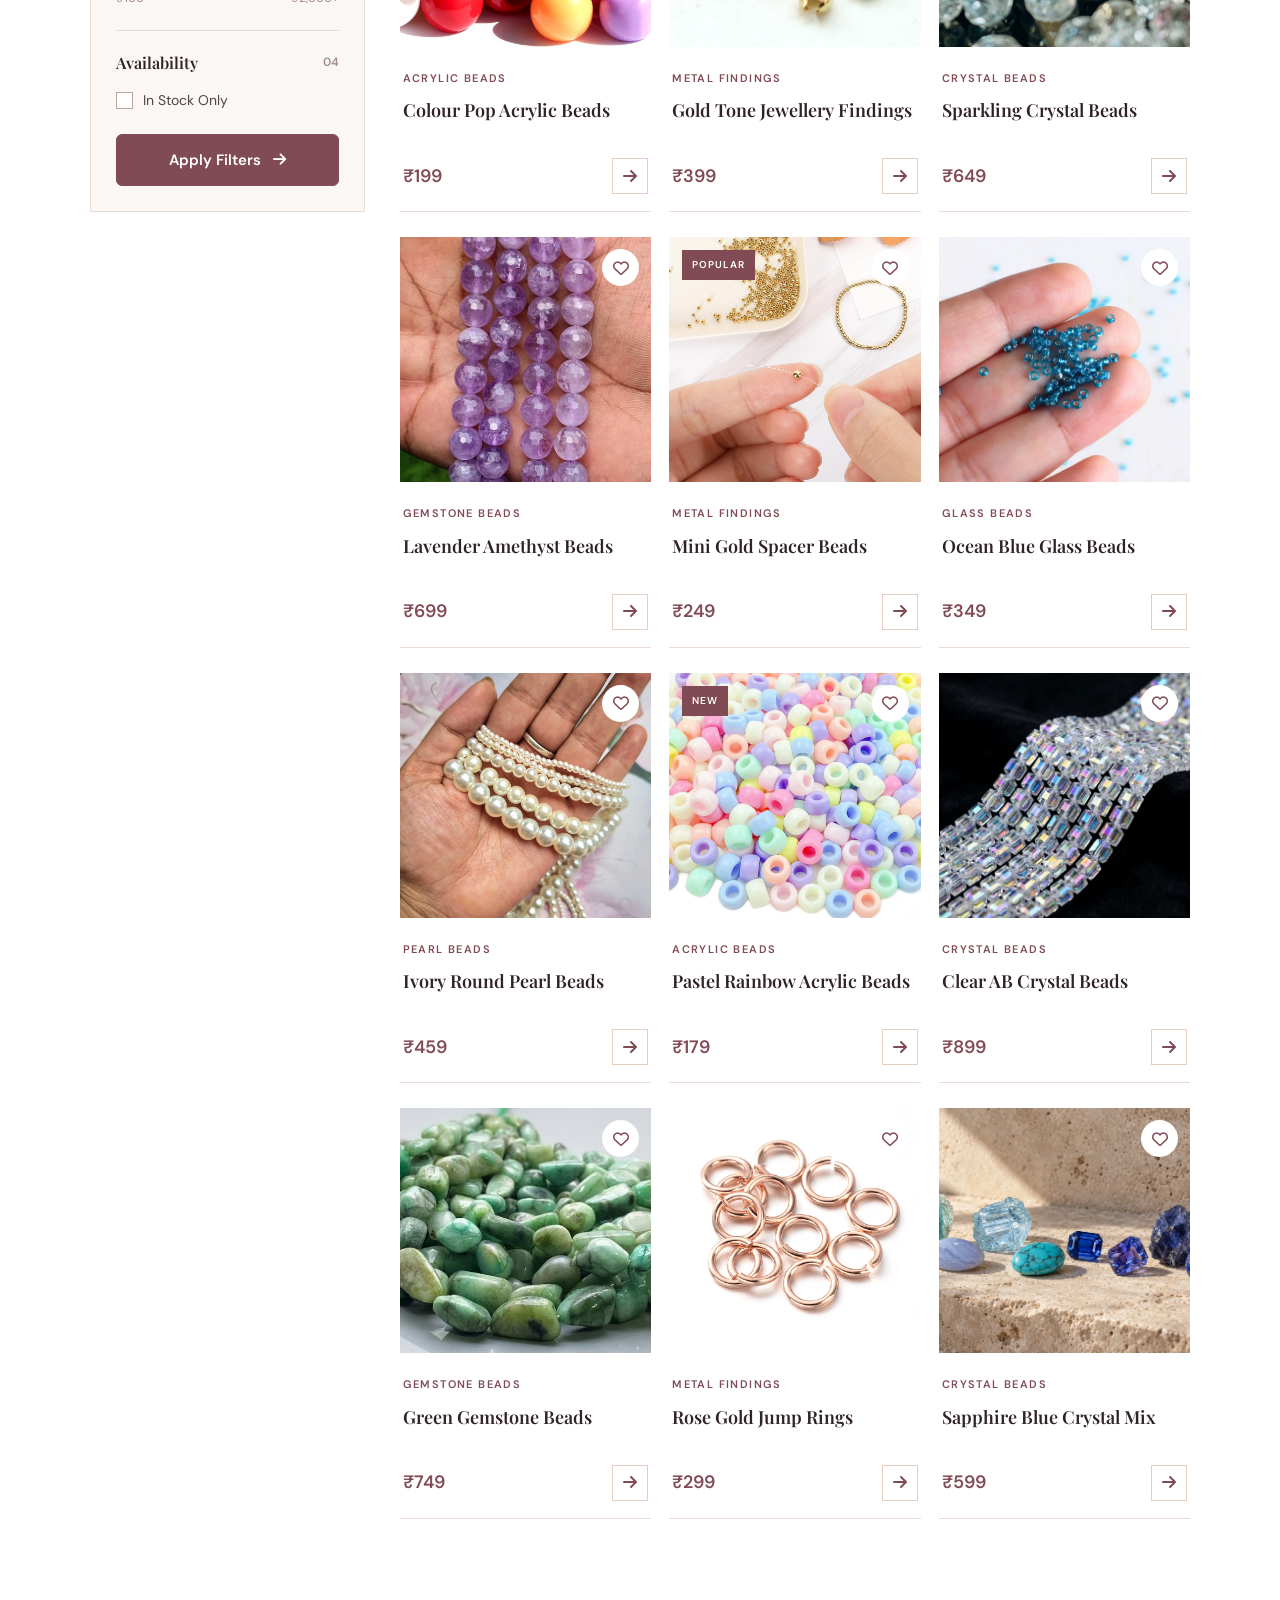
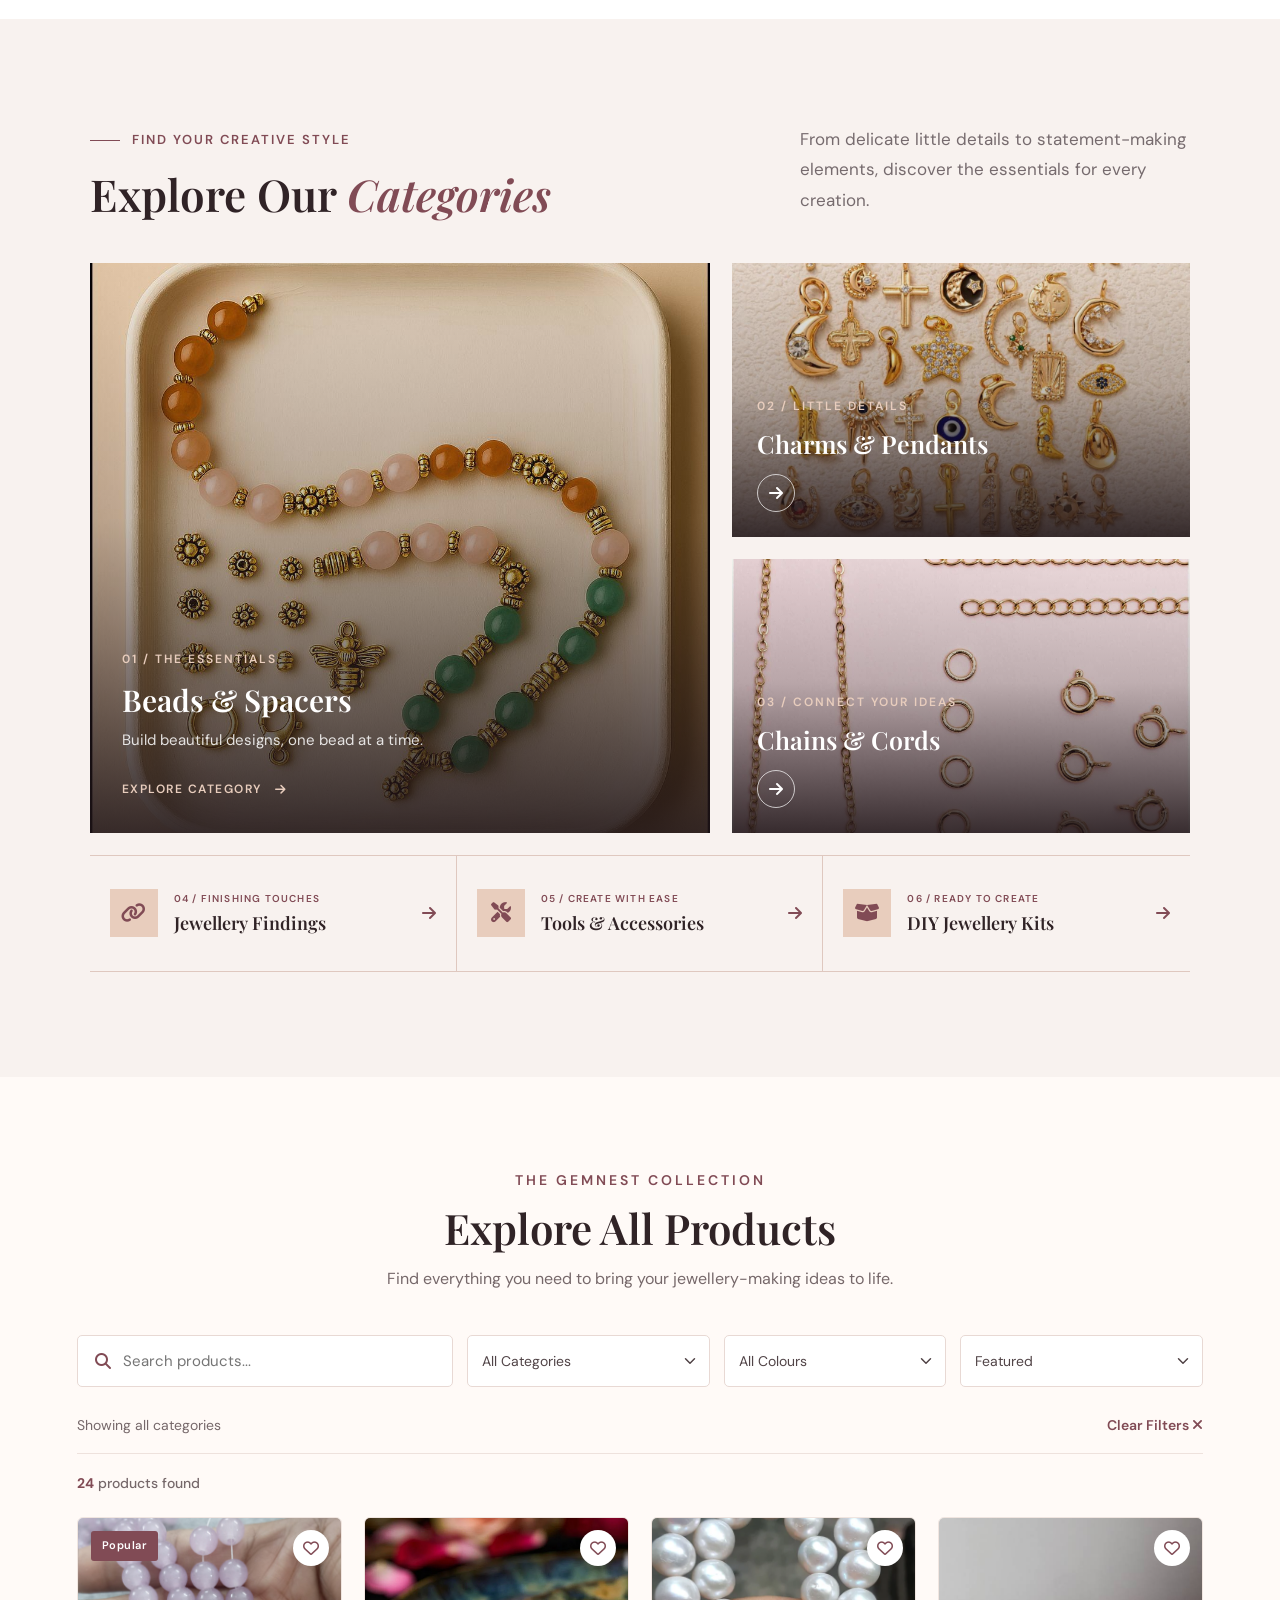
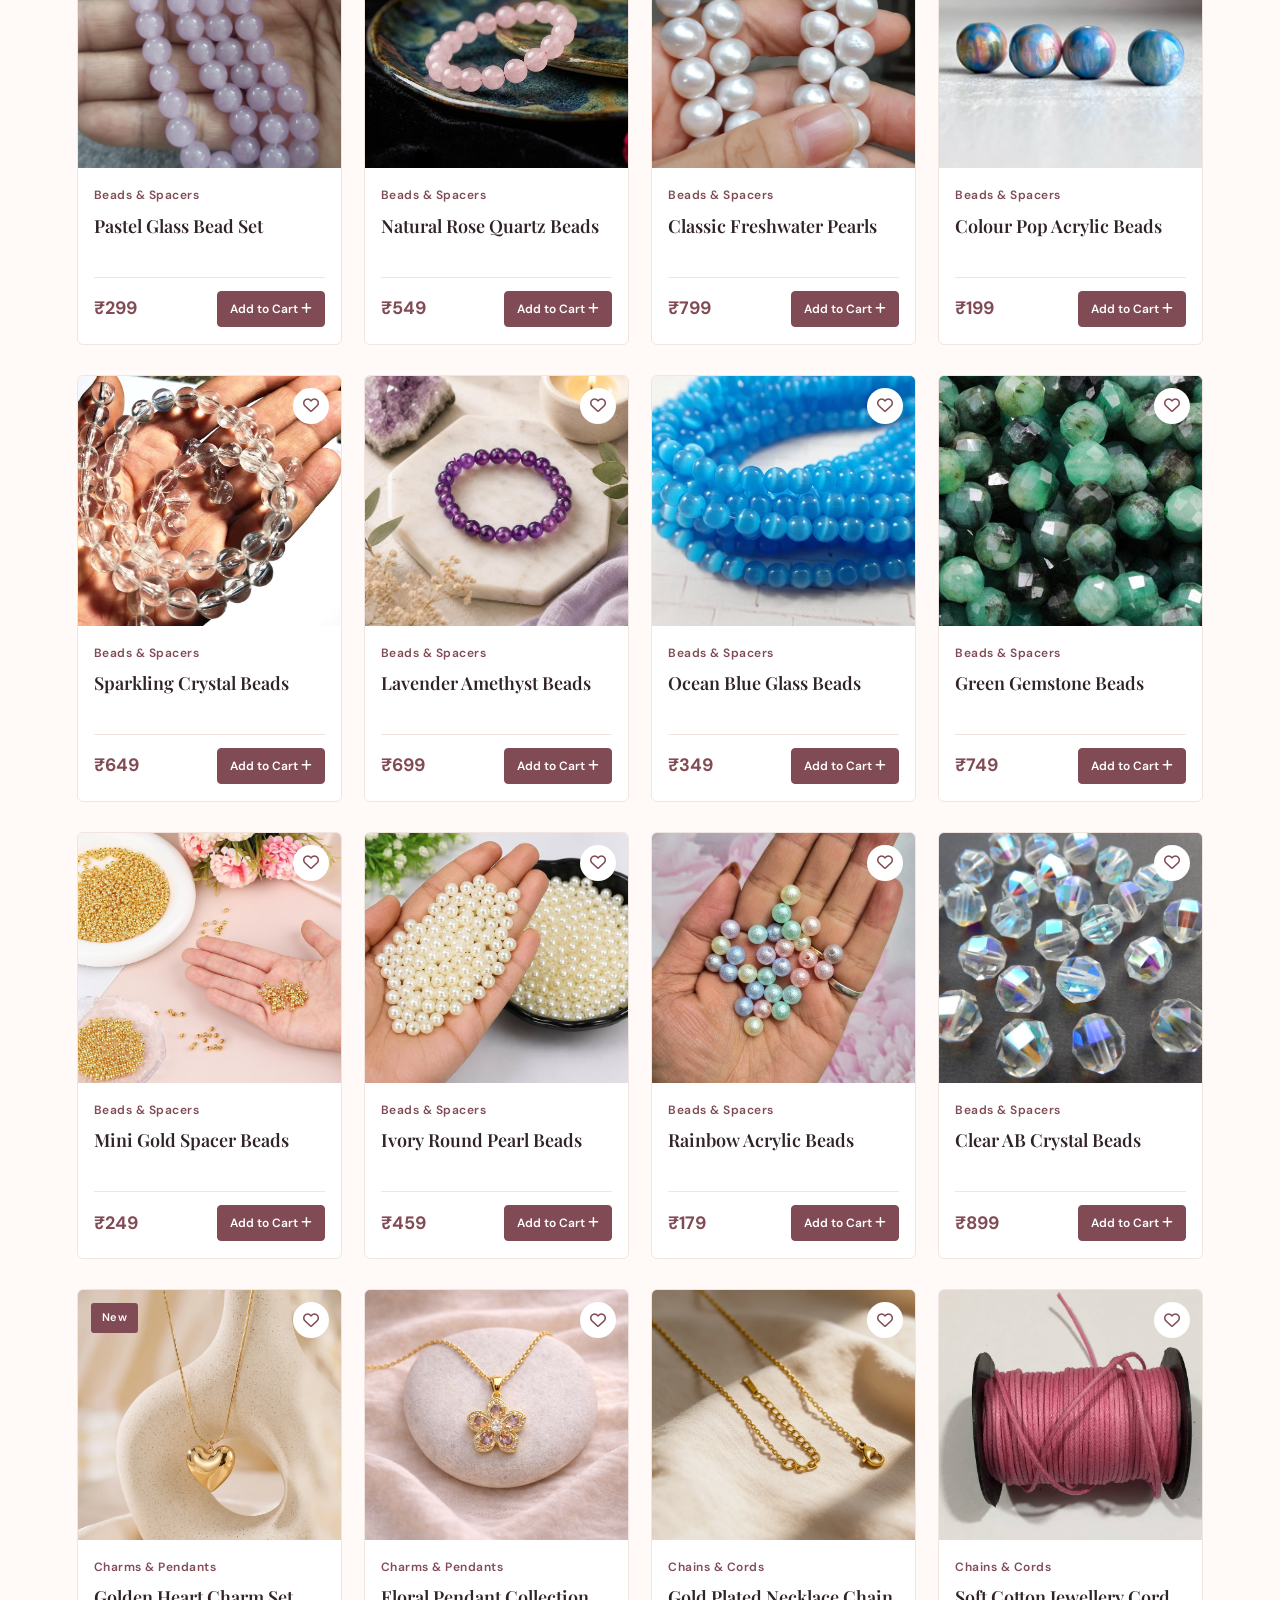
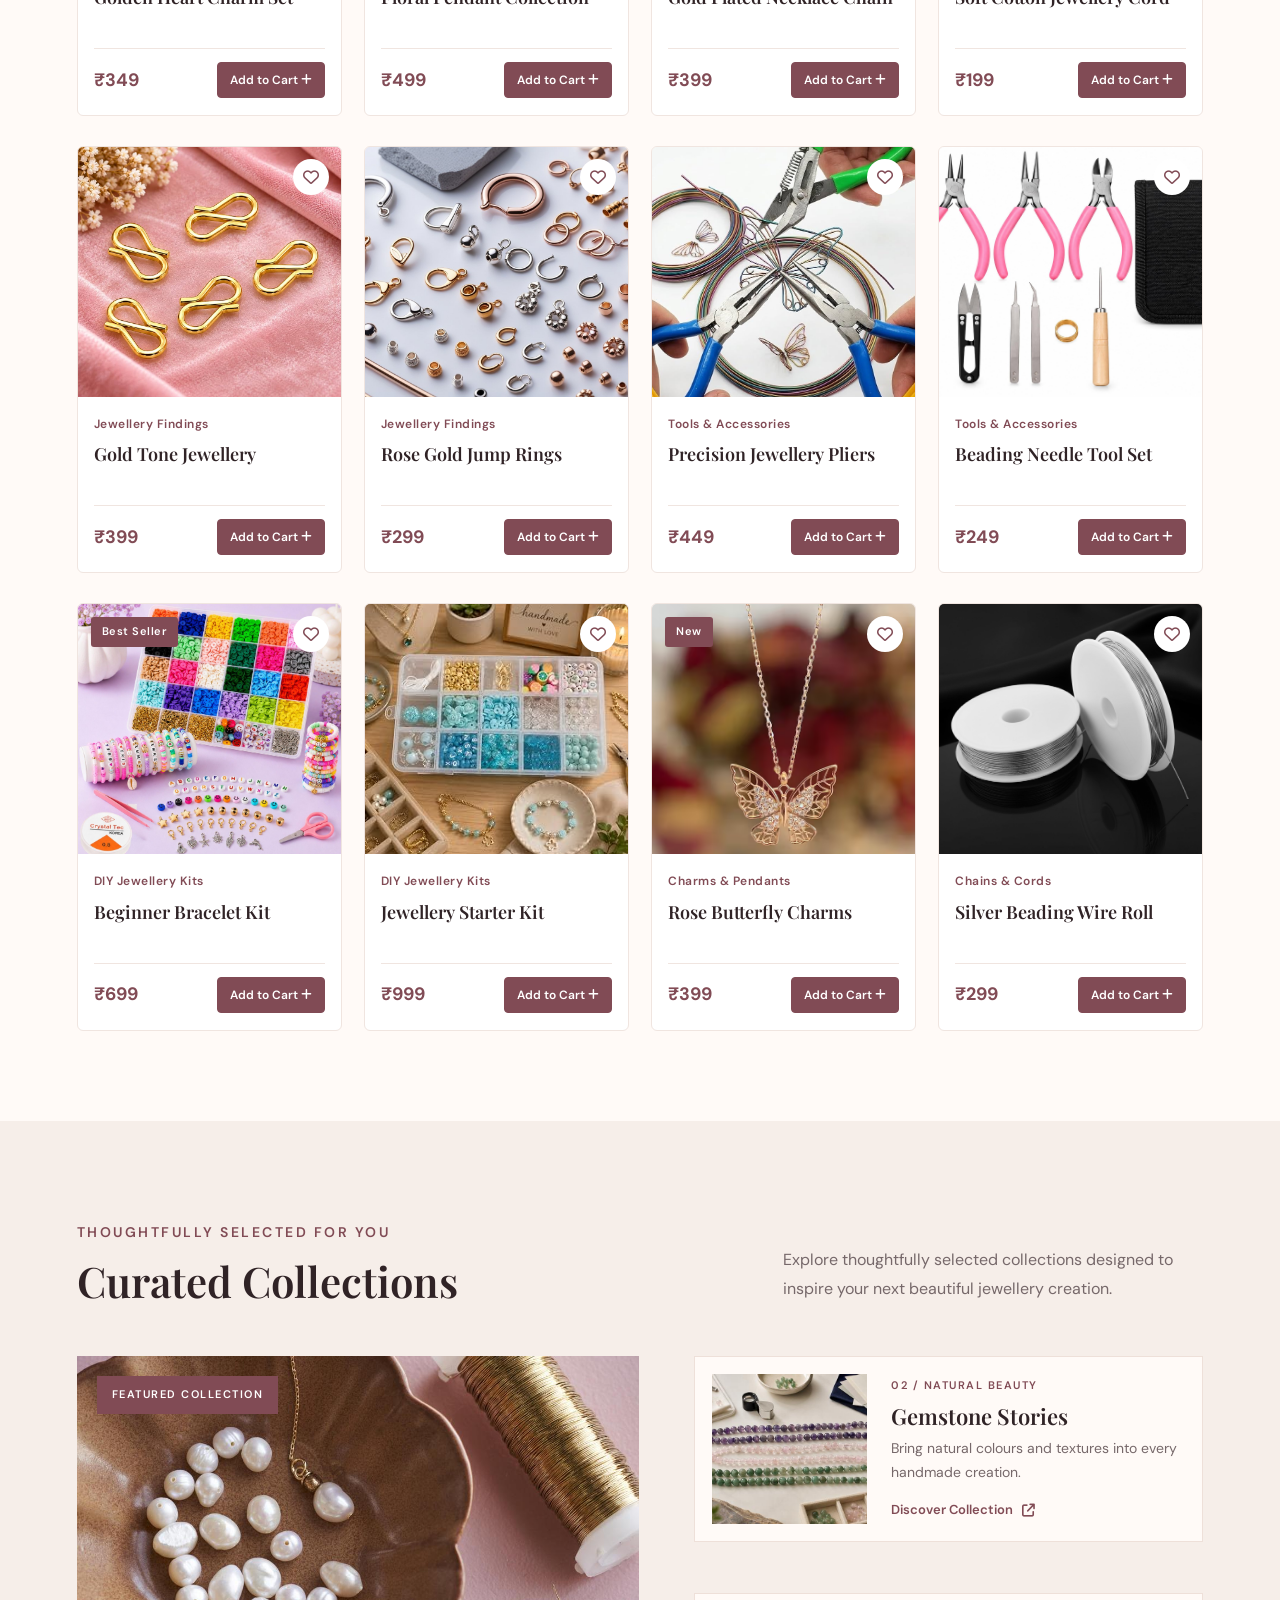
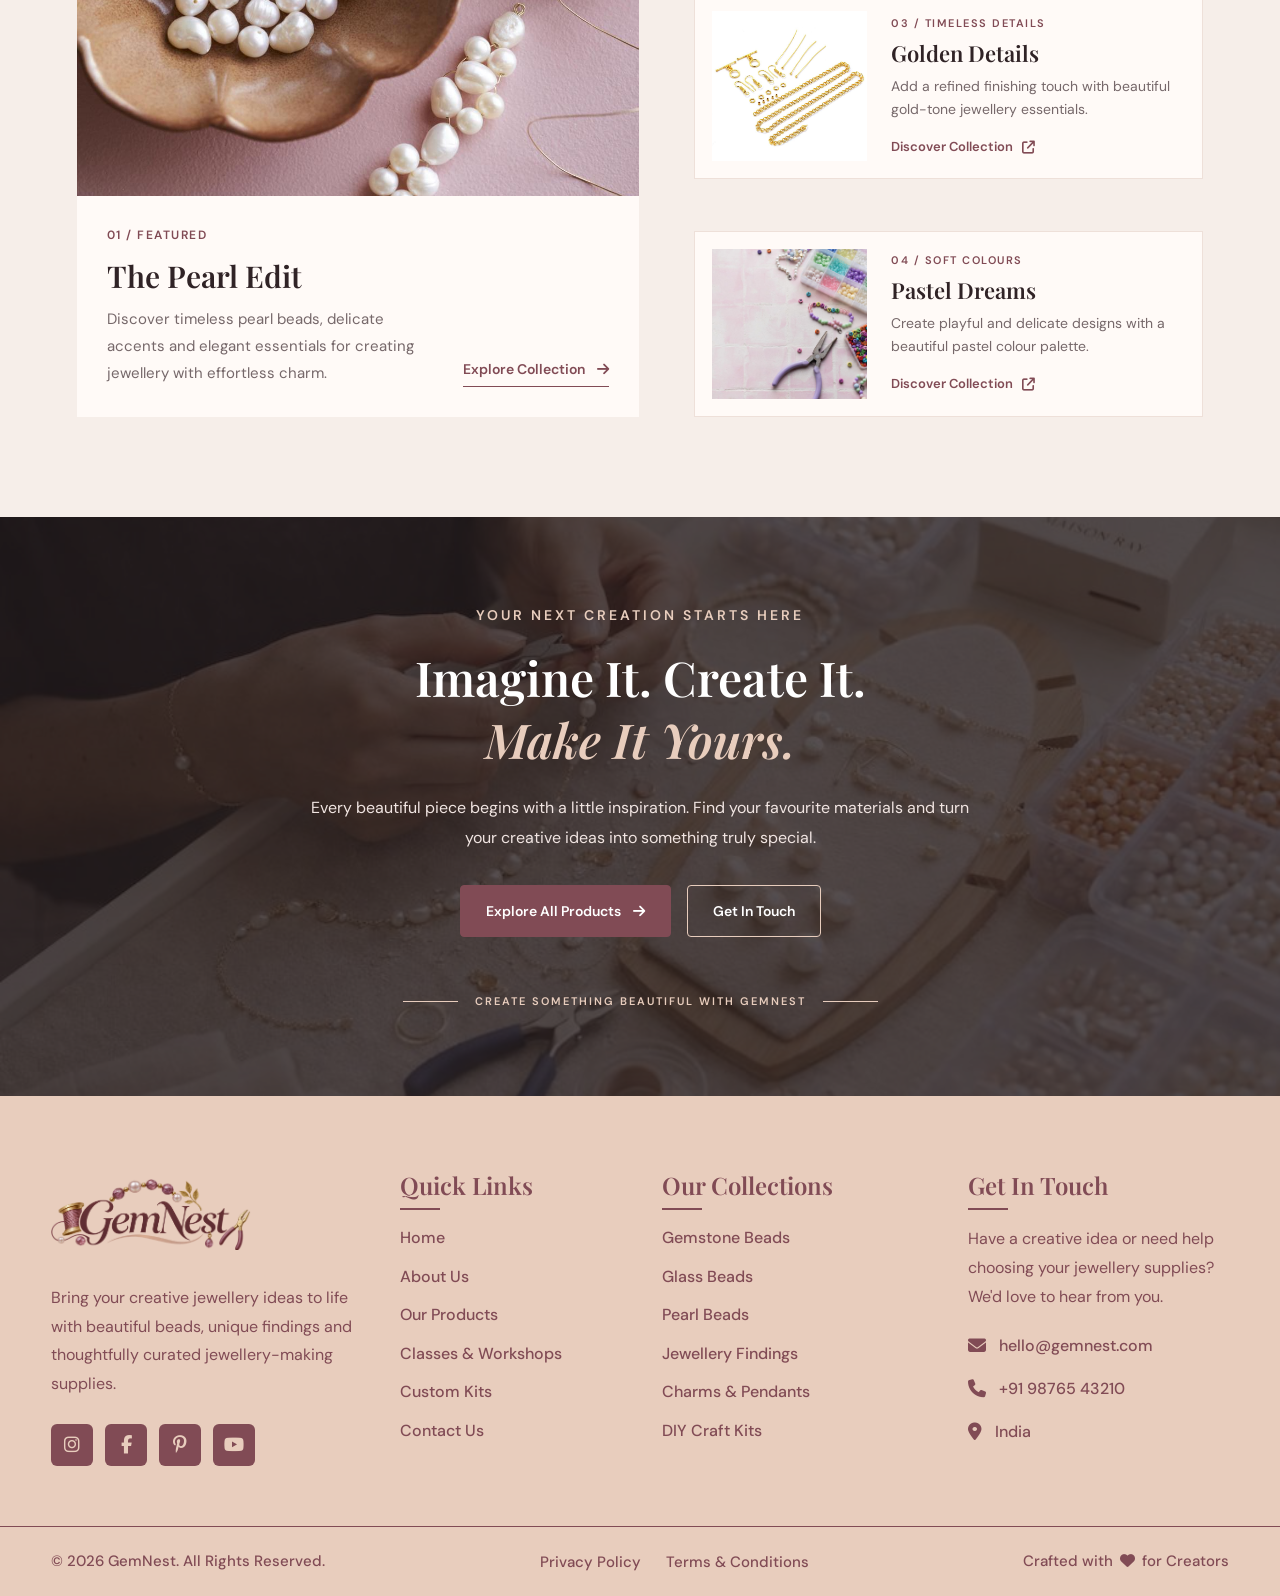
<file: products.html>
<!DOCTYPE html>
<html lang="en">

<head>
    <meta charset="UTF-8">
    <meta name="viewport" content="width=device-width, initial-scale=1.0">

    <title>GemNest</title>

    <meta name="description"
        content="Discover beautiful beads, jewellery-making supplies, creative kits and hands-on workshops at GemNest.">

    <!-- Favicon -->
    <link rel="icon" href="images/favicon.png">

    <!-- Google Fonts -->
    <link
        href="https://fonts.googleapis.com/css2?family=DM+Sans:wght@400;500;600;700&family=Playfair+Display:wght@400;500;600;700&display=swap"
        rel="stylesheet">

    <!-- Font Awesome -->
    <link rel="stylesheet" href="https://cdnjs.cloudflare.com/ajax/libs/font-awesome/6.7.2/css/all.min.css">

    <!-- CSS -->
    <link rel="stylesheet" href="css/style.css">

</head>

<body>

    <!-- ================= HEADER START ================= -->

    <header class="gem-header">

        <div class="gem-header-container">

            <!-- Logo -->
            <a href="index.html" class="gem-logo">
                <img src="images/logo.png" alt="GemNest Logo">
            </a>

            <!-- Desktop Navigation -->
            <nav class="gem-desktop-nav">
                <ul class="gem-nav-list">

                    <li class="gem-nav-item gem-home-dropdown">
                        <a href="#" class="gem-nav-link">
                            Home <i class="fa-solid fa-chevron-down"></i>
                        </a>

                        <ul class="gem-dropdown-menu">
                            <li><a href="index.html">Home 1</a></li>
                            <li><a href="home-2.html">Home 2</a></li>
                        </ul>
                    </li>

                    <li class="gem-nav-item">
                        <a href="about.html" class="gem-nav-link">About</a>
                    </li>

                    <li class="gem-nav-item">
                        <a href="products.html" class="gem-nav-link active">Products</a>
                    </li>

                    <li class="gem-nav-item">
                        <a href="classes-workshops.html" class="gem-nav-link">
                            Classes & Workshops
                        </a>
                    </li>

                    <li class="gem-nav-item">
                        <a href="custom-kits.html" class="gem-nav-link">Custom Kits</a>
                    </li>

                    <li class="gem-nav-item">
                        <a href="contact.html" class="gem-nav-link">Contact</a>
                    </li>

                </ul>
            </nav>

            <!-- Desktop Right Actions -->
            <div class="gem-header-actions">

                <button class="gem-icon-btn" id="gem-desktop-theme" aria-label="Toggle dark mode">
                    <i class="fa-solid fa-moon"></i>
                </button>

                <button class="gem-icon-btn" id="gem-desktop-rtl" aria-label="Toggle RTL mode">
                    <i class="fa-solid fa-right-left"></i>
                </button>

                <a href="login.html" class="gem-login-btn">
                    Login <i class="fa-solid fa-arrow-right"></i>
                </a>

            </div>

            <!-- Mobile Menu Toggle -->
            <button class="gem-menu-toggle" id="gem-menu-toggle" aria-label="Open navigation menu"
                aria-expanded="false">

                <i class="fa-solid fa-bars"></i>

            </button>

        </div>

        <!-- Mobile Navigation -->
        <div class="gem-mobile-menu" id="gem-mobile-menu">

            <nav class="gem-mobile-nav">
                <ul class="gem-mobile-nav-list">

                    <li class="gem-mobile-home">

                        <div class="gem-mobile-home-row">
                            <a href="index.html">Home</a>

                            <button class="gem-home-toggle" id="gem-home-toggle" aria-label="Toggle home submenu"
                                aria-expanded="false">
                                <i class="fa-solid fa-chevron-down"></i>
                            </button>
                        </div>

                        <ul class="gem-mobile-dropdown" id="gem-home-submenu">
                            <li><a href="index.html">Home 1</a></li>
                            <li><a href="home-2.html">Home 2</a></li>
                        </ul>

                    </li>

                    <li><a href="about.html">About</a></li>

                    <li><a href="products.html" class="active">Products</a></li>

                    <li><a href="classes-workshops.html">Classes & Workshops</a></li>

                    <li><a href="custom-kits.html">Custom Kits</a></li>

                    <li><a href="contact.html">Contact</a></li>

                </ul>
            </nav>

            <!-- Mobile Actions -->
            <div class="gem-mobile-actions">

                <div class="gem-mobile-settings">

                    <button class="gem-mobile-setting-btn" id="gem-mobile-theme">
                        <i class="fa-solid fa-moon"></i>
                        <span>Dark Mode</span>
                    </button>

                    <button class="gem-mobile-setting-btn" id="gem-mobile-rtl">
                        <i class="fa-solid fa-right-left"></i>
                        <span>RTL Mode</span>
                    </button>

                </div>

                <a href="login.html" class="gem-mobile-login">
                    <i class="fa-solid fa-user"></i>
                    Login
                </a>

            </div>

        </div>

    </header>

    <!-- ================= HEADER END ================= -->

    <!-- ================= COMMON PAGE HERO START ================= -->

    <section class="gem-inner-hero products-banner">

        <div class="gem-inner-hero-overlay"></div>

        <div class="gem-inner-hero-content">

            <span class="gem-inner-hero-subtitle">
                <span></span>
                EXPLORE OUR COLLECTION
                <span></span>
            </span>

            <h1>Discover <em>Creative Essentials</em></h1>

            <p>
                Beautiful beads, delicate charms and jewellery-making essentials to bring every creative idea to life.
            </p>

        </div>

    </section>

    <section class="gem-material-shop">
        <div class="gem-material-container">

            <!-- Section Heading -->
            <div class="gem-material-heading">
                <span class="gem-material-eyebrow">
                    <span></span> FIND YOUR PERFECT MATERIAL <span></span>
                </span>
                <h2>Shop by <em>Material</em></h2>
                <p>
                    Explore our carefully selected jewellery-making materials
                    and find the perfect elements for your next creation.
                </p>
            </div>

            <div class="gem-material-layout">

                <!-- Advanced Filter Sidebar -->
                <aside class="gem-material-sidebar">

                    <div class="gem-material-filter-header">
                        <div>
                            <i class="fa-solid fa-sliders"></i>
                            <h3>Filters</h3>
                        </div>
                        <button type="button" id="gemMaterialClear">Clear All</button>
                    </div>

                    <!-- Search -->
                    <div class="gem-material-filter-group">
                        <label for="gemMaterialSearch">Search Materials</label>
                        <div class="gem-material-search">
                            <i class="fa-solid fa-magnifying-glass"></i>
                            <input type="text" id="gemMaterialSearch" placeholder="Search products...">
                        </div>
                    </div>

                    <div class="gem-material-filter-divider"></div>

                    <!-- Material Type -->
                    <div class="gem-material-filter-group">
                        <div class="gem-material-filter-title">
                            <h4>Material Type</h4>
                            <span>01</span>
                        </div>

                        <label class="gem-material-check">
                            <input type="checkbox" name="gemMaterialType" value="Glass Beads">
                            <span class="gem-material-custom-check"></span>
                            Glass Beads <small>(24)</small>
                        </label>

                        <label class="gem-material-check">
                            <input type="checkbox" name="gemMaterialType" value="Gemstone Beads">
                            <span class="gem-material-custom-check"></span>
                            Gemstone Beads <small>(18)</small>
                        </label>

                        <label class="gem-material-check">
                            <input type="checkbox" name="gemMaterialType" value="Pearl Beads">
                            <span class="gem-material-custom-check"></span>
                            Pearl Beads <small>(16)</small>
                        </label>

                        <label class="gem-material-check">
                            <input type="checkbox" name="gemMaterialType" value="Acrylic Beads">
                            <span class="gem-material-custom-check"></span>
                            Acrylic Beads <small>(12)</small>
                        </label>

                        <label class="gem-material-check">
                            <input type="checkbox" name="gemMaterialType" value="Metal Findings">
                            <span class="gem-material-custom-check"></span>
                            Metal Findings <small>(20)</small>
                        </label>

                        <label class="gem-material-check">
                            <input type="checkbox" name="gemMaterialType" value="Crystal Beads">
                            <span class="gem-material-custom-check"></span>
                            Crystal Beads <small>(14)</small>
                        </label>
                    </div>

                    <div class="gem-material-filter-divider"></div>

                    <!-- Colour -->
                    <div class="gem-material-filter-group">
                        <div class="gem-material-filter-title">
                            <h4>Colour</h4>
                            <span>02</span>
                        </div>

                        <div class="gem-material-colours">
                            <label title="White">
                                <input type="checkbox" name="gemMaterialColour" value="White">
                                <span class="gem-colour-dot gem-colour-white"></span>
                            </label>

                            <label title="Pink">
                                <input type="checkbox" name="gemMaterialColour" value="Pink">
                                <span class="gem-colour-dot gem-colour-pink"></span>
                            </label>

                            <label title="Gold">
                                <input type="checkbox" name="gemMaterialColour" value="Gold">
                                <span class="gem-colour-dot gem-colour-gold"></span>
                            </label>

                            <label title="Blue">
                                <input type="checkbox" name="gemMaterialColour" value="Blue">
                                <span class="gem-colour-dot gem-colour-blue"></span>
                            </label>

                            <label title="Green">
                                <input type="checkbox" name="gemMaterialColour" value="Green">
                                <span class="gem-colour-dot gem-colour-green"></span>
                            </label>

                            <label title="Purple">
                                <input type="checkbox" name="gemMaterialColour" value="Purple">
                                <span class="gem-colour-dot gem-colour-purple"></span>
                            </label>
                        </div>
                    </div>

                    <div class="gem-material-filter-divider"></div>

                    <!-- Price Range -->
                    <div class="gem-material-filter-group">
                        <div class="gem-material-filter-title">
                            <h4>Price Range</h4>
                            <span>03</span>
                        </div>

                        <div class="gem-material-price-values">
                            <span>₹100</span>
                            <strong id="gemMaterialPriceValue">₹2,000</strong>
                        </div>

                        <input type="range" id="gemMaterialPrice" min="100" max="2000" step="50" value="2000">

                        <div class="gem-material-price-labels">
                            <span>₹100</span>
                            <span>₹2,000+</span>
                        </div>
                    </div>

                    <div class="gem-material-filter-divider"></div>

                    <!-- Availability -->
                    <div class="gem-material-filter-group">
                        <div class="gem-material-filter-title">
                            <h4>Availability</h4>
                            <span>04</span>
                        </div>

                        <label class="gem-material-check">
                            <input type="checkbox" id="gemMaterialStock">
                            <span class="gem-material-custom-check"></span>
                            In Stock Only
                        </label>
                    </div>

                    <button type="button" class="gem-material-apply" id="gemMaterialApply">
                        Apply Filters
                        <i class="fa-solid fa-arrow-right"></i>
                    </button>

                </aside>

                <!-- Product Area -->
                <div class="gem-material-products">

                    <div class="gem-material-toolbar">
                        <div>
                            <span class="gem-material-results-label">OUR MATERIAL COLLECTION</span>
                            <h3><span id="gemMaterialCount">6</span> Products Found</h3>
                        </div>

                        <div class="gem-material-sort">
                            <label for="gemMaterialSort">Sort by</label>
                            <select id="gemMaterialSort">
                                <option value="featured">Featured</option>
                                <option value="low">Price: Low to High</option>
                                <option value="high">Price: High to Low</option>
                                <option value="name">Name: A to Z</option>
                            </select>
                        </div>
                    </div>

                    <!-- Active Filters -->
                    <div class="gem-material-active-filters" id="gemMaterialActiveFilters"></div>

                    <!-- Product Grid -->
                    <div class="gem-material-product-grid" id="gemMaterialProductGrid">

                        <article class="gem-material-product" data-name="Pastel Glass Bead Set"
                            data-material="Glass Beads" data-colour="Pink" data-price="299" data-stock="yes">
                            <div class="gem-material-product-image">
                                <img src="images/material-1.jpg" alt="Pastel Glass Bead Set">
                                <span class="gem-material-product-badge">BESTSELLER</span>
                                <button type="button" class="gem-material-wishlist" aria-label="Add to wishlist">
                                    <i class="fa-regular fa-heart"></i>
                                </button>
                            </div>
                            <div class="gem-material-product-info">
                                <span>GLASS BEADS</span>
                                <h4>Pastel Glass Bead Set</h4>
                                <div class="gem-material-product-bottom">
                                    <strong>₹299</strong>
                                    <button type="button" aria-label="View product">
                                        <i class="fa-solid fa-arrow-right"></i>
                                    </button>
                                </div>
                            </div>
                        </article>

                        <article class="gem-material-product" data-name="Natural Rose Quartz Beads"
                            data-material="Gemstone Beads" data-colour="Pink" data-price="549" data-stock="yes">
                            <div class="gem-material-product-image">
                                <img src="images/material-2.jpg" alt="Rose Quartz Beads">
                                <button type="button" class="gem-material-wishlist" aria-label="Add to wishlist">
                                    <i class="fa-regular fa-heart"></i>
                                </button>
                            </div>
                            <div class="gem-material-product-info">
                                <span>GEMSTONE BEADS</span>
                                <h4>Natural Rose Quartz Beads</h4>
                                <div class="gem-material-product-bottom">
                                    <strong>₹549</strong>
                                    <button type="button" aria-label="View product">
                                        <i class="fa-solid fa-arrow-right"></i>
                                    </button>
                                </div>
                            </div>
                        </article>

                        <article class="gem-material-product" data-name="Classic Freshwater Pearls"
                            data-material="Pearl Beads" data-colour="White" data-price="799" data-stock="yes">
                            <div class="gem-material-product-image">
                                <img src="images/material-3.jpg" alt="Freshwater Pearl Beads">
                                <span class="gem-material-product-badge">POPULAR</span>
                                <button type="button" class="gem-material-wishlist" aria-label="Add to wishlist">
                                    <i class="fa-regular fa-heart"></i>
                                </button>
                            </div>
                            <div class="gem-material-product-info">
                                <span>PEARL BEADS</span>
                                <h4>Classic Freshwater Pearls</h4>
                                <div class="gem-material-product-bottom">
                                    <strong>₹799</strong>
                                    <button type="button" aria-label="View product">
                                        <i class="fa-solid fa-arrow-right"></i>
                                    </button>
                                </div>
                            </div>
                        </article>

                        <article class="gem-material-product" data-name="Colour Pop Acrylic Beads"
                            data-material="Acrylic Beads" data-colour="Blue" data-price="199" data-stock="yes">
                            <div class="gem-material-product-image">
                                <img src="images/material-4.jpg" alt="Acrylic Beads">
                                <button type="button" class="gem-material-wishlist" aria-label="Add to wishlist">
                                    <i class="fa-regular fa-heart"></i>
                                </button>
                            </div>
                            <div class="gem-material-product-info">
                                <span>ACRYLIC BEADS</span>
                                <h4>Colour Pop Acrylic Beads</h4>
                                <div class="gem-material-product-bottom">
                                    <strong>₹199</strong>
                                    <button type="button" aria-label="View product">
                                        <i class="fa-solid fa-arrow-right"></i>
                                    </button>
                                </div>
                            </div>
                        </article>

                        <article class="gem-material-product" data-name="Gold Tone Jewellery Findings"
                            data-material="Metal Findings" data-colour="Gold" data-price="399" data-stock="no">
                            <div class="gem-material-product-image">
                                <img src="images/material-5.jpg" alt="Gold Tone Findings">
                                <span class="gem-material-product-badge">NEW</span>
                                <button type="button" class="gem-material-wishlist" aria-label="Add to wishlist">
                                    <i class="fa-regular fa-heart"></i>
                                </button>
                            </div>
                            <div class="gem-material-product-info">
                                <span>METAL FINDINGS</span>
                                <h4>Gold Tone Jewellery Findings</h4>
                                <div class="gem-material-product-bottom">
                                    <strong>₹399</strong>
                                    <button type="button" aria-label="View product">
                                        <i class="fa-solid fa-arrow-right"></i>
                                    </button>
                                </div>
                            </div>
                        </article>

                        <article class="gem-material-product" data-name="Sparkling Crystal Beads"
                            data-material="Crystal Beads" data-colour="Purple" data-price="649" data-stock="yes">
                            <div class="gem-material-product-image">
                                <img src="images/material-6.jpg" alt="Crystal Beads">
                                <button type="button" class="gem-material-wishlist" aria-label="Add to wishlist">
                                    <i class="fa-regular fa-heart"></i>
                                </button>
                            </div>
                            <div class="gem-material-product-info">
                                <span>CRYSTAL BEADS</span>
                                <h4>Sparkling Crystal Beads</h4>
                                <div class="gem-material-product-bottom">
                                    <strong>₹649</strong>
                                    <button type="button" aria-label="View product">
                                        <i class="fa-solid fa-arrow-right"></i>
                                    </button>
                                </div>
                            </div>
                        </article>

                        <!-- Product 7 -->
                        <article class="gem-material-product" data-name="Lavender Amethyst Beads"
                            data-material="Gemstone Beads" data-colour="Purple" data-price="699" data-stock="yes">
                            <div class="gem-material-product-image">
                                <img src="images/material-7.jpg" alt="Lavender Amethyst Beads">
                                <button type="button" class="gem-material-wishlist" aria-label="Add to wishlist">
                                    <i class="fa-regular fa-heart"></i>
                                </button>
                            </div>
                            <div class="gem-material-product-info">
                                <span>GEMSTONE BEADS</span>
                                <h4>Lavender Amethyst Beads</h4>
                                <div class="gem-material-product-bottom">
                                    <strong>₹699</strong>
                                    <button type="button" aria-label="View product">
                                        <i class="fa-solid fa-arrow-right"></i>
                                    </button>
                                </div>
                            </div>
                        </article>

                        <!-- Product 8 -->
                        <article class="gem-material-product" data-name="Mini Gold Spacer Beads"
                            data-material="Metal Findings" data-colour="Gold" data-price="249" data-stock="yes">
                            <div class="gem-material-product-image">
                                <img src="images/material-8.jpg" alt="Gold Spacer Beads">
                                <span class="gem-material-product-badge">POPULAR</span>
                                <button type="button" class="gem-material-wishlist" aria-label="Add to wishlist">
                                    <i class="fa-regular fa-heart"></i>
                                </button>
                            </div>
                            <div class="gem-material-product-info">
                                <span>METAL FINDINGS</span>
                                <h4>Mini Gold Spacer Beads</h4>
                                <div class="gem-material-product-bottom">
                                    <strong>₹249</strong>
                                    <button type="button" aria-label="View product">
                                        <i class="fa-solid fa-arrow-right"></i>
                                    </button>
                                </div>
                            </div>
                        </article>

                        <!-- Product 9 -->
                        <article class="gem-material-product" data-name="Ocean Blue Glass Beads"
                            data-material="Glass Beads" data-colour="Blue" data-price="349" data-stock="yes">
                            <div class="gem-material-product-image">
                                <img src="images/material-9.jpg" alt="Ocean Blue Glass Beads">
                                <button type="button" class="gem-material-wishlist" aria-label="Add to wishlist">
                                    <i class="fa-regular fa-heart"></i>
                                </button>
                            </div>
                            <div class="gem-material-product-info">
                                <span>GLASS BEADS</span>
                                <h4>Ocean Blue Glass Beads</h4>
                                <div class="gem-material-product-bottom">
                                    <strong>₹349</strong>
                                    <button type="button" aria-label="View product">
                                        <i class="fa-solid fa-arrow-right"></i>
                                    </button>
                                </div>
                            </div>
                        </article>

                        <!-- Product 10 -->
                        <article class="gem-material-product" data-name="Ivory Round Pearl Beads"
                            data-material="Pearl Beads" data-colour="White" data-price="459" data-stock="no">
                            <div class="gem-material-product-image">
                                <img src="images/material-10.jpg" alt="Ivory Pearl Beads">
                                <button type="button" class="gem-material-wishlist" aria-label="Add to wishlist">
                                    <i class="fa-regular fa-heart"></i>
                                </button>
                            </div>
                            <div class="gem-material-product-info">
                                <span>PEARL BEADS</span>
                                <h4>Ivory Round Pearl Beads</h4>
                                <div class="gem-material-product-bottom">
                                    <strong>₹459</strong>
                                    <button type="button" aria-label="View product">
                                        <i class="fa-solid fa-arrow-right"></i>
                                    </button>
                                </div>
                            </div>
                        </article>

                        <!-- Product 11 -->
                        <article class="gem-material-product" data-name="Pastel Rainbow Acrylic Beads"
                            data-material="Acrylic Beads" data-colour="Pink" data-price="179" data-stock="yes">
                            <div class="gem-material-product-image">
                                <img src="images/material-11.jpg" alt="Pastel Rainbow Acrylic Beads">
                                <span class="gem-material-product-badge">NEW</span>
                                <button type="button" class="gem-material-wishlist" aria-label="Add to wishlist">
                                    <i class="fa-regular fa-heart"></i>
                                </button>
                            </div>
                            <div class="gem-material-product-info">
                                <span>ACRYLIC BEADS</span>
                                <h4>Pastel Rainbow Acrylic Beads</h4>
                                <div class="gem-material-product-bottom">
                                    <strong>₹179</strong>
                                    <button type="button" aria-label="View product">
                                        <i class="fa-solid fa-arrow-right"></i>
                                    </button>
                                </div>
                            </div>
                        </article>

                        <!-- Product 12 -->
                        <article class="gem-material-product" data-name="Clear AB Crystal Beads"
                            data-material="Crystal Beads" data-colour="White" data-price="899" data-stock="yes">
                            <div class="gem-material-product-image">
                                <img src="images/material-12.jpg" alt="Clear AB Crystal Beads">
                                <button type="button" class="gem-material-wishlist" aria-label="Add to wishlist">
                                    <i class="fa-regular fa-heart"></i>
                                </button>
                            </div>
                            <div class="gem-material-product-info">
                                <span>CRYSTAL BEADS</span>
                                <h4>Clear AB Crystal Beads</h4>
                                <div class="gem-material-product-bottom">
                                    <strong>₹899</strong>
                                    <button type="button" aria-label="View product">
                                        <i class="fa-solid fa-arrow-right"></i>
                                    </button>
                                </div>
                            </div>
                        </article>

                        <!-- Product 13 -->
                        <article class="gem-material-product" data-name="Emerald Green Gemstone Beads"
                            data-material="Gemstone Beads" data-colour="Green" data-price="749" data-stock="yes">
                            <div class="gem-material-product-image">
                                <img src="images/material-13.jpg" alt="Emerald Green Gemstone Beads">
                                <button type="button" class="gem-material-wishlist" aria-label="Add to wishlist">
                                    <i class="fa-regular fa-heart"></i>
                                </button>
                            </div>
                            <div class="gem-material-product-info">
                                <span>GEMSTONE BEADS</span>
                                <h4>Green Gemstone Beads</h4>
                                <div class="gem-material-product-bottom">
                                    <strong>₹749</strong>
                                    <button type="button" aria-label="View product">
                                        <i class="fa-solid fa-arrow-right"></i>
                                    </button>
                                </div>
                            </div>
                        </article>

                        <!-- Product 14 -->
                        <article class="gem-material-product" data-name="Rose Gold Jump Rings"
                            data-material="Metal Findings" data-colour="Pink" data-price="299" data-stock="yes">
                            <div class="gem-material-product-image">
                                <img src="images/material-14.jpg" alt="Rose Gold Jump Rings">
                                <button type="button" class="gem-material-wishlist" aria-label="Add to wishlist">
                                    <i class="fa-regular fa-heart"></i>
                                </button>
                            </div>
                            <div class="gem-material-product-info">
                                <span>METAL FINDINGS</span>
                                <h4>Rose Gold Jump Rings</h4>
                                <div class="gem-material-product-bottom">
                                    <strong>₹299</strong>
                                    <button type="button" aria-label="View product">
                                        <i class="fa-solid fa-arrow-right"></i>
                                    </button>
                                </div>
                            </div>
                        </article>

                        <!-- Product 15 -->
                        <article class="gem-material-product" data-name="Sapphire Blue Crystal Mix"
                            data-material="Crystal Beads" data-colour="Blue" data-price="599" data-stock="no">
                            <div class="gem-material-product-image">
                                <img src="images/material-15.jpg" alt="Sapphire Blue Crystal Mix">
                                <button type="button" class="gem-material-wishlist" aria-label="Add to wishlist">
                                    <i class="fa-regular fa-heart"></i>
                                </button>
                            </div>
                            <div class="gem-material-product-info">
                                <span>CRYSTAL BEADS</span>
                                <h4>Sapphire Blue Crystal Mix</h4>
                                <div class="gem-material-product-bottom">
                                    <strong>₹599</strong>
                                    <button type="button" aria-label="View product">
                                        <i class="fa-solid fa-arrow-right"></i>
                                    </button>
                                </div>
                            </div>
                        </article>

                    </div>

                    <div class="gem-material-empty" id="gemMaterialEmpty" hidden>
                        <i class="fa-solid fa-magnifying-glass"></i>
                        <h3>No Products Found</h3>
                        <p>Try changing your filters to discover more materials.</p>
                        <button type="button" id="gemMaterialEmptyClear">Clear Filters</button>
                    </div>

                </div>
            </div>
        </div>
    </section>

    <section class="gem-category-showcase">
        <div class="gem-category-container">

            <div class="gem-category-top">
                <div>
                    <span class="gem-category-eyebrow">
                        <span></span> FIND YOUR CREATIVE STYLE
                    </span>
                    <h2>Explore Our <em>Categories</em></h2>
                </div>

                <p>
                    From delicate little details to statement-making
                    elements, discover the essentials for every creation.
                </p>
            </div>

            <div class="gem-category-featured">

                <!-- Large Featured Category -->
                <a href="products.html?category=beads" class="gem-category-large">
                    <img src="images/category-beads.jpg" alt="Beads and Spacers">

                    <div class="gem-category-image-overlay"></div>

                    <div class="gem-category-content">
                        <span>01 / THE ESSENTIALS</span>
                        <h3>Beads &amp; Spacers</h3>
                        <p>Build beautiful designs, one bead at a time.</p>
                        <span class="gem-category-explore">
                            EXPLORE CATEGORY
                            <i class="fa-solid fa-arrow-right"></i>
                        </span>
                    </div>
                </a>

                <!-- Right Side Categories -->
                <div class="gem-category-side">

                    <a href="products.html?category=charms" class="gem-category-small">
                        <img src="images/category-charms.jpg" alt="Charms and Pendants">
                        <div class="gem-category-image-overlay"></div>

                        <div class="gem-category-content">
                            <span>02 / LITTLE DETAILS</span>
                            <h3>Charms &amp; Pendants</h3>
                            <span class="gem-category-arrow">
                                <i class="fa-solid fa-arrow-right"></i>
                            </span>
                        </div>
                    </a>

                    <a href="products.html?category=chains" class="gem-category-small">
                        <img src="images/category-chains.jpg" alt="Chains and Cords">
                        <div class="gem-category-image-overlay"></div>

                        <div class="gem-category-content">
                            <span>03 / CONNECT YOUR IDEAS</span>
                            <h3>Chains &amp; Cords</h3>
                            <span class="gem-category-arrow">
                                <i class="fa-solid fa-arrow-right"></i>
                            </span>
                        </div>
                    </a>

                </div>
            </div>

            <!-- Bottom Category Strip -->
            <div class="gem-category-bottom">

                <a href="products.html?category=findings" class="gem-category-strip-item">
                    <div class="gem-category-strip-icon">
                        <i class="fa-solid fa-link"></i>
                    </div>
                    <div>
                        <span>04 / FINISHING TOUCHES</span>
                        <h4>Jewellery Findings</h4>
                    </div>
                    <i class="fa-solid fa-arrow-right gem-category-strip-arrow"></i>
                </a>

                <a href="products.html?category=tools" class="gem-category-strip-item">
                    <div class="gem-category-strip-icon">
                        <i class="fa-solid fa-screwdriver-wrench"></i>
                    </div>
                    <div>
                        <span>05 / CREATE WITH EASE</span>
                        <h4>Tools &amp; Accessories</h4>
                    </div>
                    <i class="fa-solid fa-arrow-right gem-category-strip-arrow"></i>
                </a>

                <a href="products.html?category=kits" class="gem-category-strip-item">
                    <div class="gem-category-strip-icon">
                        <i class="fa-solid fa-box-open"></i>
                    </div>
                    <div>
                        <span>06 / READY TO CREATE</span>
                        <h4>DIY Jewellery Kits</h4>
                    </div>
                    <i class="fa-solid fa-arrow-right gem-category-strip-arrow"></i>
                </a>

            </div>

        </div>
    </section>

    <section class="gem-all-products" id="all-products">
        <div class="gem-catalogue-container">

            <div class="gem-catalogue-heading">
                <span class="gem-catalogue-subtitle">THE GEMNEST COLLECTION</span>
                <h2>Explore All Products</h2>
                <p>Find everything you need to bring your jewellery-making ideas to life.</p>
            </div>

            <!-- Toolbar -->
            <div class="gem-catalogue-toolbar">

                <div class="gem-catalogue-search">
                    <i class="fa-solid fa-magnifying-glass"></i>
                    <input type="text" id="gemProductSearch" placeholder="Search products...">
                </div>

                <select id="gemCategoryFilter">
                    <option value="all">All Categories</option>
                    <option value="beads">Beads & Spacers</option>
                    <option value="charms">Charms & Pendants</option>
                    <option value="chains">Chains & Cords</option>
                    <option value="findings">Jewellery Findings</option>
                    <option value="tools">Tools & Accessories</option>
                    <option value="kits">DIY Jewellery Kits</option>
                </select>

                <select id="gemColourFilter">
                    <option value="all">All Colours</option>
                    <option value="white">White</option>
                    <option value="pink">Pink</option>
                    <option value="gold">Gold</option>
                    <option value="blue">Blue</option>
                    <option value="green">Green</option>
                    <option value="purple">Purple</option>
                    <option value="silver">Silver</option>
                    <option value="multi">Multicolour</option>
                </select>

                <select id="gemSortFilter">
                    <option value="featured">Featured</option>
                    <option value="low-high">Price: Low to High</option>
                    <option value="high-low">Price: High to Low</option>
                    <option value="name">Name: A to Z</option>
                </select>

            </div>

            <!-- Active Filters -->
            <div class="gem-catalogue-active">
                <div id="gemActiveFilters">
                    <span>Showing all categories</span>
                </div>

                <button type="button" id="gemClearFilters">
                    Clear Filters <i class="fa-solid fa-xmark"></i>
                </button>
            </div>

            <!-- Product Count -->
            <div class="gem-catalogue-results">
                <p><span id="gemProductCount">23</span> products found</p>
            </div>

            <!-- Products -->
            <div class="gem-catalogue-grid" id="gemCatalogueGrid">

                <!-- BEADS & SPACERS -->

                <article class="gem-catalogue-card" data-name="Pastel Glass Bead Set" data-price="299"
                    data-category="beads" data-colour="pink">
                    <div class="gem-catalogue-image">
                        <img src="images/p1.jpg" alt="Pastel Glass Bead Set">
                        <span class="gem-product-tag">Popular</span>
                        <button class="gem-wishlist" aria-label="Add to wishlist">
                            <i class="fa-regular fa-heart"></i>
                        </button>
                    </div>
                    <div class="gem-catalogue-info">
                        <span>Beads & Spacers</span>
                        <h3>Pastel Glass Bead Set</h3>
                        <div class="gem-product-bottom">
                            <strong>₹299</strong>
                            <button class="gem-add-cart">Add to Cart <i class="fa-solid fa-plus"></i></button>
                        </div>
                    </div>
                </article>

                <article class="gem-catalogue-card" data-name="Natural Rose Quartz Beads" data-price="549"
                    data-category="beads" data-colour="pink">
                    <div class="gem-catalogue-image">
                        <img src="images/p2.jpg" alt="Rose Quartz Beads">
                        <button class="gem-wishlist" aria-label="Add to wishlist">
                            <i class="fa-regular fa-heart"></i>
                        </button>
                    </div>
                    <div class="gem-catalogue-info">
                        <span>Beads & Spacers</span>
                        <h3>Natural Rose Quartz Beads</h3>
                        <div class="gem-product-bottom">
                            <strong>₹549</strong>
                            <button class="gem-add-cart">Add to Cart <i class="fa-solid fa-plus"></i></button>
                        </div>
                    </div>
                </article>

                <article class="gem-catalogue-card" data-name="Classic Freshwater Pearls" data-price="799"
                    data-category="beads" data-colour="white">
                    <div class="gem-catalogue-image">
                        <img src="images/p3.jpg" alt="Freshwater Pearls">
                        <button class="gem-wishlist" aria-label="Add to wishlist">
                            <i class="fa-regular fa-heart"></i>
                        </button>
                    </div>
                    <div class="gem-catalogue-info">
                        <span>Beads & Spacers</span>
                        <h3>Classic Freshwater Pearls</h3>
                        <div class="gem-product-bottom">
                            <strong>₹799</strong>
                            <button class="gem-add-cart">Add to Cart <i class="fa-solid fa-plus"></i></button>
                        </div>
                    </div>
                </article>

                <article class="gem-catalogue-card" data-name="Colour Pop Acrylic Beads" data-price="199"
                    data-category="beads" data-colour="blue">
                    <div class="gem-catalogue-image">
                        <img src="images/p4.jpg" alt="Acrylic Beads">
                        <button class="gem-wishlist" aria-label="Add to wishlist">
                            <i class="fa-regular fa-heart"></i>
                        </button>
                    </div>
                    <div class="gem-catalogue-info">
                        <span>Beads & Spacers</span>
                        <h3>Colour Pop Acrylic Beads</h3>
                        <div class="gem-product-bottom">
                            <strong>₹199</strong>
                            <button class="gem-add-cart">Add to Cart <i class="fa-solid fa-plus"></i></button>
                        </div>
                    </div>
                </article>

                <article class="gem-catalogue-card" data-name="Sparkling Crystal Beads" data-price="649"
                    data-category="beads" data-colour="purple">
                    <div class="gem-catalogue-image">
                        <img src="images/p5.jpg" alt="Crystal Beads">
                        <button class="gem-wishlist" aria-label="Add to wishlist">
                            <i class="fa-regular fa-heart"></i>
                        </button>
                    </div>
                    <div class="gem-catalogue-info">
                        <span>Beads & Spacers</span>
                        <h3>Sparkling Crystal Beads</h3>
                        <div class="gem-product-bottom">
                            <strong>₹649</strong>
                            <button class="gem-add-cart">Add to Cart <i class="fa-solid fa-plus"></i></button>
                        </div>
                    </div>
                </article>

                <article class="gem-catalogue-card" data-name="Lavender Amethyst Beads" data-price="699"
                    data-category="beads" data-colour="purple">
                    <div class="gem-catalogue-image">
                        <img src="images/p6.jpg" alt="Amethyst Beads">
                        <button class="gem-wishlist" aria-label="Add to wishlist">
                            <i class="fa-regular fa-heart"></i>
                        </button>
                    </div>
                    <div class="gem-catalogue-info">
                        <span>Beads & Spacers</span>
                        <h3>Lavender Amethyst Beads</h3>
                        <div class="gem-product-bottom">
                            <strong>₹699</strong>
                            <button class="gem-add-cart">Add to Cart <i class="fa-solid fa-plus"></i></button>
                        </div>
                    </div>
                </article>

                <article class="gem-catalogue-card" data-name="Ocean Blue Glass Beads" data-price="349"
                    data-category="beads" data-colour="blue">
                    <div class="gem-catalogue-image">
                        <img src="images/p7.jpg" alt="Blue Glass Beads">
                        <button class="gem-wishlist" aria-label="Add to wishlist">
                            <i class="fa-regular fa-heart"></i>
                        </button>
                    </div>
                    <div class="gem-catalogue-info">
                        <span>Beads & Spacers</span>
                        <h3>Ocean Blue Glass Beads</h3>
                        <div class="gem-product-bottom">
                            <strong>₹349</strong>
                            <button class="gem-add-cart">Add to Cart <i class="fa-solid fa-plus"></i></button>
                        </div>
                    </div>
                </article>

                <article class="gem-catalogue-card" data-name="Emerald Green Gemstone Beads" data-price="749"
                    data-category="beads" data-colour="green">
                    <div class="gem-catalogue-image">
                        <img src="images/p8.jpg" alt="Green Gemstone Beads">
                        <button class="gem-wishlist" aria-label="Add to wishlist">
                            <i class="fa-regular fa-heart"></i>
                        </button>
                    </div>
                    <div class="gem-catalogue-info">
                        <span>Beads & Spacers</span>
                        <h3>Green Gemstone Beads</h3>
                        <div class="gem-product-bottom">
                            <strong>₹749</strong>
                            <button class="gem-add-cart">Add to Cart <i class="fa-solid fa-plus"></i></button>
                        </div>
                    </div>
                </article>

                <article class="gem-catalogue-card" data-name="Mini Gold Spacer Beads" data-price="249"
                    data-category="beads" data-colour="gold">
                    <div class="gem-catalogue-image">
                        <img src="images/p9.jpg" alt="Gold Spacer Beads">
                        <button class="gem-wishlist" aria-label="Add to wishlist">
                            <i class="fa-regular fa-heart"></i>
                        </button>
                    </div>
                    <div class="gem-catalogue-info">
                        <span>Beads & Spacers</span>
                        <h3>Mini Gold Spacer Beads</h3>
                        <div class="gem-product-bottom">
                            <strong>₹249</strong>
                            <button class="gem-add-cart">Add to Cart <i class="fa-solid fa-plus"></i></button>
                        </div>
                    </div>
                </article>

                <article class="gem-catalogue-card" data-name="Ivory Round Pearl Beads" data-price="459"
                    data-category="beads" data-colour="white">
                    <div class="gem-catalogue-image">
                        <img src="images/p10.jpg" alt="Ivory Pearl Beads">
                        <button class="gem-wishlist" aria-label="Add to wishlist">
                            <i class="fa-regular fa-heart"></i>
                        </button>
                    </div>
                    <div class="gem-catalogue-info">
                        <span>Beads & Spacers</span>
                        <h3>Ivory Round Pearl Beads</h3>
                        <div class="gem-product-bottom">
                            <strong>₹459</strong>
                            <button class="gem-add-cart">Add to Cart <i class="fa-solid fa-plus"></i></button>
                        </div>
                    </div>
                </article>

                <article class="gem-catalogue-card" data-name="Pastel Rainbow Acrylic Beads" data-price="179"
                    data-category="beads" data-colour="multi">
                    <div class="gem-catalogue-image">
                        <img src="images/p11.jpg" alt="Rainbow Acrylic Beads">
                        <button class="gem-wishlist" aria-label="Add to wishlist">
                            <i class="fa-regular fa-heart"></i>
                        </button>
                    </div>
                    <div class="gem-catalogue-info">
                        <span>Beads & Spacers</span>
                        <h3>Rainbow Acrylic Beads</h3>
                        <div class="gem-product-bottom">
                            <strong>₹179</strong>
                            <button class="gem-add-cart">Add to Cart <i class="fa-solid fa-plus"></i></button>
                        </div>
                    </div>
                </article>

                <article class="gem-catalogue-card" data-name="Clear AB Crystal Beads" data-price="899"
                    data-category="beads" data-colour="white">
                    <div class="gem-catalogue-image">
                        <img src="images/p12.jpg" alt="AB Crystal Beads">
                        <button class="gem-wishlist" aria-label="Add to wishlist">
                            <i class="fa-regular fa-heart"></i>
                        </button>
                    </div>
                    <div class="gem-catalogue-info">
                        <span>Beads & Spacers</span>
                        <h3>Clear AB Crystal Beads</h3>
                        <div class="gem-product-bottom">
                            <strong>₹899</strong>
                            <button class="gem-add-cart">Add to Cart <i class="fa-solid fa-plus"></i></button>
                        </div>
                    </div>
                </article>

                <!-- CHARMS & PENDANTS -->

                <article class="gem-catalogue-card" data-name="Golden Heart Charm Set" data-price="349"
                    data-category="charms" data-colour="gold">
                    <div class="gem-catalogue-image">
                        <img src="images/p13.jpg" alt="Golden Heart Charms">
                        <span class="gem-product-tag">New</span>
                        <button class="gem-wishlist" aria-label="Add to wishlist">
                            <i class="fa-regular fa-heart"></i>
                        </button>
                    </div>
                    <div class="gem-catalogue-info">
                        <span>Charms & Pendants</span>
                        <h3>Golden Heart Charm Set</h3>
                        <div class="gem-product-bottom">
                            <strong>₹349</strong>
                            <button class="gem-add-cart">Add to Cart <i class="fa-solid fa-plus"></i></button>
                        </div>
                    </div>
                </article>

                <article class="gem-catalogue-card" data-name="Floral Pendant Collection" data-price="499"
                    data-category="charms" data-colour="pink">
                    <div class="gem-catalogue-image">
                        <img src="images/p14.jpg" alt="Floral Pendants">
                        <button class="gem-wishlist" aria-label="Add to wishlist">
                            <i class="fa-regular fa-heart"></i>
                        </button>
                    </div>
                    <div class="gem-catalogue-info">
                        <span>Charms & Pendants</span>
                        <h3>Floral Pendant Collection</h3>
                        <div class="gem-product-bottom">
                            <strong>₹499</strong>
                            <button class="gem-add-cart">Add to Cart <i class="fa-solid fa-plus"></i></button>
                        </div>
                    </div>
                </article>

                <!-- CHAINS & CORDS -->

                <article class="gem-catalogue-card" data-name="Gold Plated Necklace Chain" data-price="399"
                    data-category="chains" data-colour="gold">
                    <div class="gem-catalogue-image">
                        <img src="images/p15.jpg" alt="Gold Necklace Chain">
                        <button class="gem-wishlist" aria-label="Add to wishlist">
                            <i class="fa-regular fa-heart"></i>
                        </button>
                    </div>
                    <div class="gem-catalogue-info">
                        <span>Chains & Cords</span>
                        <h3>Gold Plated Necklace Chain</h3>
                        <div class="gem-product-bottom">
                            <strong>₹399</strong>
                            <button class="gem-add-cart">Add to Cart <i class="fa-solid fa-plus"></i></button>
                        </div>
                    </div>
                </article>

                <article class="gem-catalogue-card" data-name="Soft Cotton Jewellery Cord" data-price="199"
                    data-category="chains" data-colour="pink">
                    <div class="gem-catalogue-image">
                        <img src="images/p16.jpg" alt="Cotton Jewellery Cord">
                        <button class="gem-wishlist" aria-label="Add to wishlist">
                            <i class="fa-regular fa-heart"></i>
                        </button>
                    </div>
                    <div class="gem-catalogue-info">
                        <span>Chains & Cords</span>
                        <h3>Soft Cotton Jewellery Cord</h3>
                        <div class="gem-product-bottom">
                            <strong>₹199</strong>
                            <button class="gem-add-cart">Add to Cart <i class="fa-solid fa-plus"></i></button>
                        </div>
                    </div>
                </article>

                <!-- JEWELLERY FINDINGS -->

                <article class="gem-catalogue-card" data-name="Gold Tone Jewellery Findings" data-price="399"
                    data-category="findings" data-colour="gold">
                    <div class="gem-catalogue-image">
                        <img src="images/p17.jpg" alt="Jewellery Findings">
                        <button class="gem-wishlist" aria-label="Add to wishlist">
                            <i class="fa-regular fa-heart"></i>
                        </button>
                    </div>
                    <div class="gem-catalogue-info">
                        <span>Jewellery Findings</span>
                        <h3>Gold Tone Jewellery</h3>
                        <div class="gem-product-bottom">
                            <strong>₹399</strong>
                            <button class="gem-add-cart">Add to Cart <i class="fa-solid fa-plus"></i></button>
                        </div>
                    </div>
                </article>

                <article class="gem-catalogue-card" data-name="Rose Gold Jump Rings" data-price="299"
                    data-category="findings" data-colour="pink">
                    <div class="gem-catalogue-image">
                        <img src="images/p18.jpg" alt="Rose Gold Jump Rings">
                        <button class="gem-wishlist" aria-label="Add to wishlist">
                            <i class="fa-regular fa-heart"></i>
                        </button>
                    </div>
                    <div class="gem-catalogue-info">
                        <span>Jewellery Findings</span>
                        <h3>Rose Gold Jump Rings</h3>
                        <div class="gem-product-bottom">
                            <strong>₹299</strong>
                            <button class="gem-add-cart">Add to Cart <i class="fa-solid fa-plus"></i></button>
                        </div>
                    </div>
                </article>

                <!-- TOOLS & ACCESSORIES -->

                <article class="gem-catalogue-card" data-name="Precision Jewellery Pliers" data-price="449"
                    data-category="tools" data-colour="gold">
                    <div class="gem-catalogue-image">
                        <img src="images/p19.jpg" alt="Jewellery Pliers">
                        <button class="gem-wishlist" aria-label="Add to wishlist">
                            <i class="fa-regular fa-heart"></i>
                        </button>
                    </div>
                    <div class="gem-catalogue-info">
                        <span>Tools & Accessories</span>
                        <h3>Precision Jewellery Pliers</h3>
                        <div class="gem-product-bottom">
                            <strong>₹449</strong>
                            <button class="gem-add-cart">Add to Cart <i class="fa-solid fa-plus"></i></button>
                        </div>
                    </div>
                </article>

                <article class="gem-catalogue-card" data-name="Beading Needle Tool Set" data-price="249"
                    data-category="tools" data-colour="silver">
                    <div class="gem-catalogue-image">
                        <img src="images/p20.jpg" alt="Beading Needle Tools">
                        <button class="gem-wishlist" aria-label="Add to wishlist">
                            <i class="fa-regular fa-heart"></i>
                        </button>
                    </div>
                    <div class="gem-catalogue-info">
                        <span>Tools & Accessories</span>
                        <h3>Beading Needle Tool Set</h3>
                        <div class="gem-product-bottom">
                            <strong>₹249</strong>
                            <button class="gem-add-cart">Add to Cart <i class="fa-solid fa-plus"></i></button>
                        </div>
                    </div>
                </article>

                <!-- DIY JEWELLERY KITS -->

                <article class="gem-catalogue-card" data-name="Beginner Bracelet Making Kit" data-price="699"
                    data-category="kits" data-colour="multi">
                    <div class="gem-catalogue-image">
                        <img src="images/p21.jpg" alt="Bracelet Making Kit">
                        <span class="gem-product-tag">Best Seller</span>
                        <button class="gem-wishlist" aria-label="Add to wishlist">
                            <i class="fa-regular fa-heart"></i>
                        </button>
                    </div>
                    <div class="gem-catalogue-info">
                        <span>DIY Jewellery Kits</span>
                        <h3>Beginner Bracelet Kit</h3>
                        <div class="gem-product-bottom">
                            <strong>₹699</strong>
                            <button class="gem-add-cart">Add to Cart <i class="fa-solid fa-plus"></i></button>
                        </div>
                    </div>
                </article>

                <article class="gem-catalogue-card" data-name="Creative Jewellery Starter Kit" data-price="999"
                    data-category="kits" data-colour="pink">
                    <div class="gem-catalogue-image">
                        <img src="images/p22.jpg" alt="Jewellery Starter Kit">
                        <button class="gem-wishlist" aria-label="Add to wishlist">
                            <i class="fa-regular fa-heart"></i>
                        </button>
                    </div>
                    <div class="gem-catalogue-info">
                        <span>DIY Jewellery Kits</span>
                        <h3>Jewellery Starter Kit</h3>
                        <div class="gem-product-bottom">
                            <strong>₹999</strong>
                            <button class="gem-add-cart">Add to Cart <i class="fa-solid fa-plus"></i></button>
                        </div>
                    </div>
                </article>

                <article class="gem-catalogue-card" data-name="Rose Gold Butterfly Charms" data-price="399"
                    data-category="charms" data-colour="pink">

                    <div class="gem-catalogue-image">
                        <img src="images/p23.jpg" alt="Rose Gold Butterfly Charms">
                        <span class="gem-product-tag">New</span>
                        <button class="gem-wishlist" aria-label="Add to wishlist">
                            <i class="fa-regular fa-heart"></i>
                        </button>
                    </div>

                    <div class="gem-catalogue-info">
                        <span>Charms & Pendants</span>
                        <h3>Rose Butterfly Charms</h3>
                        <div class="gem-product-bottom">
                            <strong>₹399</strong>
                            <button class="gem-add-cart">Add to Cart <i class="fa-solid fa-plus"></i></button>
                        </div>
                    </div>
                </article>

                <article class="gem-catalogue-card" data-name="Silver Beading Wire Roll" data-price="299"
                    data-category="chains" data-colour="silver">

                    <div class="gem-catalogue-image">
                        <img src="images/p24.jpg" alt="Silver Beading Wire Roll">
                        <button class="gem-wishlist" aria-label="Add to wishlist">
                            <i class="fa-regular fa-heart"></i>
                        </button>
                    </div>

                    <div class="gem-catalogue-info">
                        <span>Chains & Cords</span>
                        <h3>Silver Beading Wire Roll</h3>
                        <div class="gem-product-bottom">
                            <strong>₹299</strong>
                            <button class="gem-add-cart">Add to Cart <i class="fa-solid fa-plus"></i></button>
                        </div>
                    </div>
                </article>

            </div>

            <!-- Empty State -->
            <div class="gem-catalogue-empty" id="gemCatalogueEmpty">
                <i class="fa-regular fa-face-frown"></i>
                <h3>No Products Found</h3>
                <p>Try changing your search or filter options.</p>
                <button type="button" id="gemEmptyClear">View All Products</button>
            </div>

            <!-- Pagination -->
            <div class="gem-catalogue-pagination" id="gemPagination">
                <button type="button" id="gemPrevPage" aria-label="Previous page">
                    <i class="fa-solid fa-arrow-left"></i>
                </button>
                <div id="gemPageNumbers"></div>
                <button type="button" id="gemNextPage" aria-label="Next page">
                    <i class="fa-solid fa-arrow-right"></i>
                </button>
            </div>

        </div>
    </section>

    <!-- =====================================
     SECTION 5 - CURATED COLLECTIONS
===================================== -->

    <section class="gem-curated-section">

        <div class="gem-curated-container">

            <!-- Section Heading -->
            <div class="gem-curated-heading">

                <div>
                    <span class="gem-curated-subtitle">
                        THOUGHTFULLY SELECTED FOR YOU
                    </span>

                    <h2>Curated Collections</h2>
                </div>

                <p>
                    Explore thoughtfully selected collections designed
                    to inspire your next beautiful jewellery creation.
                </p>

            </div>


            <!-- Collection Layout -->
            <div class="gem-curated-layout">

                <!-- Featured Collection -->
                <div class="gem-curated-feature">

                    <div class="gem-curated-feature-image">
                        <img src="images/collection-featured.jpg" alt="The Pearl Edit Collection">

                        <span class="gem-curated-feature-label">
                            FEATURED COLLECTION
                        </span>
                    </div>

                    <div class="gem-curated-feature-content">

                        <div>
                            <span class="gem-curated-number">01 / FEATURED</span>

                            <h3>The Pearl Edit</h3>

                            <p>
                                Discover timeless pearl beads, delicate
                                accents and elegant essentials for creating
                                jewellery with effortless charm.
                            </p>
                        </div>

                        <a href="products.html?collection=pearls" class="gem-curated-feature-link">
                            Explore Collection
                            <i class="fa-solid fa-arrow-right"></i>
                        </a>

                    </div>

                </div>


                <!-- Collection List -->
                <div class="gem-curated-list">

                    <!-- Collection 02 -->
                    <article class="gem-curated-item">

                        <div class="gem-curated-item-image">
                            <img src="images/collection-gemstone.jpg" alt="Gemstone Stories">
                        </div>

                        <div class="gem-curated-item-content">

                            <span class="gem-curated-number">02 / NATURAL BEAUTY</span>

                            <h3>Gemstone Stories</h3>

                            <p>
                                Bring natural colours and textures into
                                every handmade creation.
                            </p>

                            <a href="products.html?collection=gemstones">
                                Discover Collection
                                <i class="fa-solid fa-arrow-up-right-from-square"></i>
                            </a>

                        </div>

                    </article>


                    <!-- Collection 03 -->
                    <article class="gem-curated-item">

                        <div class="gem-curated-item-image">
                            <img src="images/collection-golden.jpg" alt="Golden Details">
                        </div>

                        <div class="gem-curated-item-content">

                            <span class="gem-curated-number">03 / TIMELESS DETAILS</span>

                            <h3>Golden Details</h3>

                            <p>
                                Add a refined finishing touch with
                                beautiful gold-tone jewellery essentials.
                            </p>

                            <a href="products.html?collection=gold">
                                Discover Collection
                                <i class="fa-solid fa-arrow-up-right-from-square"></i>
                            </a>

                        </div>

                    </article>


                    <!-- Collection 04 -->
                    <article class="gem-curated-item">

                        <div class="gem-curated-item-image">
                            <img src="images/collection-pastel.jpg" alt="Pastel Dreams">
                        </div>

                        <div class="gem-curated-item-content">

                            <span class="gem-curated-number">04 / SOFT COLOURS</span>

                            <h3>Pastel Dreams</h3>

                            <p>
                                Create playful and delicate designs
                                with a beautiful pastel colour palette.
                            </p>

                            <a href="products.html?collection=pastel">
                                Discover Collection
                                <i class="fa-solid fa-arrow-up-right-from-square"></i>
                            </a>

                        </div>

                    </article>

                </div>

            </div>

        </div>

    </section>


    <!-- =====================================
     SECTION 6 - CREATIVE CTA
===================================== -->

    <section class="gem-creative-cta">

        <div class="gem-creative-cta-overlay"></div>

        <div class="gem-creative-cta-content">

            <span class="gem-creative-cta-label">
                YOUR NEXT CREATION STARTS HERE
            </span>

            <h2>
                Imagine It. Create It.
                <span>Make It Yours.</span>
            </h2>

            <p>
                Every beautiful piece begins with a little inspiration.
                Find your favourite materials and turn your creative
                ideas into something truly special.
            </p>

            <div class="gem-creative-cta-buttons">

                <a href="products.html" class="gem-cta-primary">
                    Explore All Products
                    <i class="fa-solid fa-arrow-right"></i>
                </a>

                <a href="contact.html" class="gem-cta-secondary">
                    Get In Touch
                </a>

            </div>

            <div class="gem-creative-cta-bottom">
                <span></span>
                <p>CREATE SOMETHING BEAUTIFUL WITH GEMNEST</p>
                <span></span>
            </div>

        </div>

    </section>


    <!-- ================= FOOTER START ================= -->

    <footer class="gem-footer">

        <div class="gem-footer-main">

            <div class="gem-footer-container">

                <!-- Brand Column -->
                <div class="gem-footer-brand">

                    <a href="index.html" class="gem-footer-logo">
                        <img src="images/logo.png" alt="GemNest Logo">
                    </a>

                    <p>
                        Bring your creative jewellery ideas to life with
                        beautiful beads, unique findings and thoughtfully
                        curated jewellery-making supplies.
                    </p>

                    <div class="gem-footer-social">

                        <a href="#" aria-label="Instagram">
                            <i class="fa-brands fa-instagram"></i>
                        </a>

                        <a href="#" aria-label="Facebook">
                            <i class="fa-brands fa-facebook-f"></i>
                        </a>

                        <a href="#" aria-label="Pinterest">
                            <i class="fa-brands fa-pinterest-p"></i>
                        </a>

                        <a href="#" aria-label="YouTube">
                            <i class="fa-brands fa-youtube"></i>
                        </a>

                    </div>

                </div>


                <!-- Quick Links -->
                <div class="gem-footer-links">

                    <h3>Quick Links</h3>

                    <ul>
                        <li><a href="index.html">Home</a></li>
                        <li><a href="about.html">About Us</a></li>
                        <li><a href="products.html">Our Products</a></li>
                        <li><a href="classes-workshops.html">Classes & Workshops</a></li>
                        <li><a href="custom-kits.html">Custom Kits</a></li>
                        <li><a href="contact.html">Contact Us</a></li>
                    </ul>

                </div>


                <!-- Product Categories -->
                <div class="gem-footer-links">

                    <h3>Our Collections</h3>

                    <ul>
                        <li><a href="products.html">Gemstone Beads</a></li>
                        <li><a href="products.html">Glass Beads</a></li>
                        <li><a href="products.html">Pearl Beads</a></li>
                        <li><a href="products.html">Jewellery Findings</a></li>
                        <li><a href="products.html">Charms & Pendants</a></li>
                        <li><a href="custom-kits.html">DIY Craft Kits</a></li>
                    </ul>

                </div>


                <!-- Contact Column -->
                <div class="gem-footer-contact">

                    <h3>Get In Touch</h3>

                    <p>
                        Have a creative idea or need help choosing
                        your jewellery supplies? We'd love to hear from you.
                    </p>

                    <div class="gem-footer-contact-item">
                        <i class="fa-solid fa-envelope"></i>
                        <a href="mailto:hello@gemnest.com">
                            hello@gemnest.com
                        </a>
                    </div>

                    <div class="gem-footer-contact-item">
                        <i class="fa-solid fa-phone"></i>
                        <a href="tel:+919876543210">
                            +91 98765 43210
                        </a>
                    </div>

                    <div class="gem-footer-contact-item">
                        <i class="fa-solid fa-location-dot"></i>
                        <span>India</span>
                    </div>

                </div>

            </div>

        </div>


        <!-- Footer Bottom -->
        <div class="gem-footer-bottom">

            <div class="gem-footer-bottom-container">

                <p>
                    © 2026 GemNest. All Rights Reserved.
                </p>

                <div class="gem-footer-bottom-links">
                    <a href="#">Privacy Policy</a>
                    <a href="#">Terms & Conditions</a>
                </div>

                <p class="gem-footer-credit">
                    Crafted with <i class="fa-solid fa-heart"></i> for Creators
                </p>

            </div>

        </div>

    </footer>

    <!-- ================= FOOTER END ================= -->

    <!-- JavaScript -->
    <script src="js/main.js"></script>

</body>

</html>
</file>
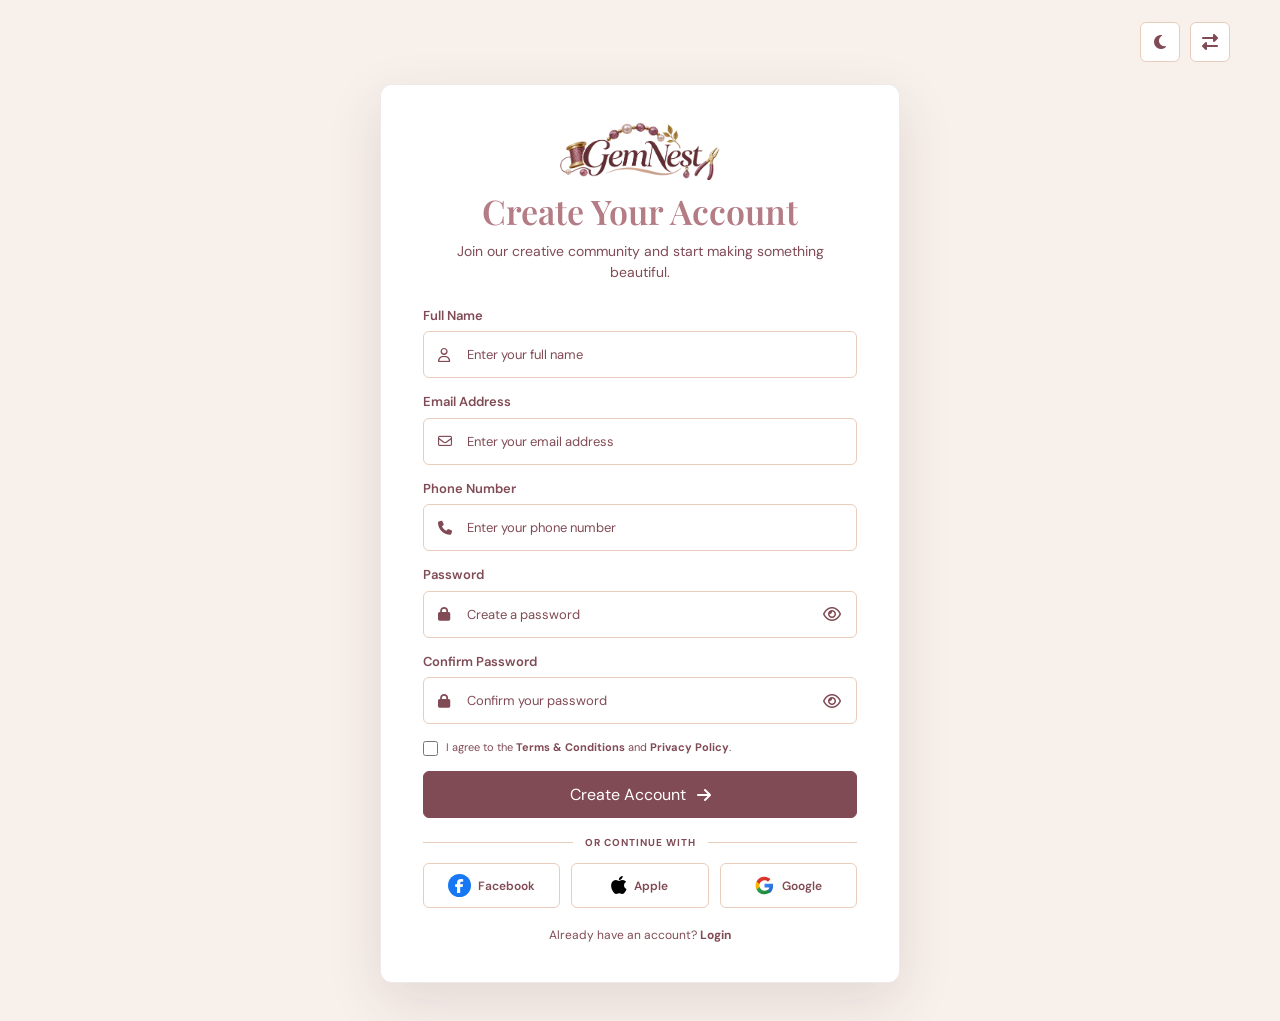
<file: register.html>
<!DOCTYPE html>
<html lang="en" dir="ltr">

<head>
    <meta charset="UTF-8">
    <meta name="viewport" content="width=device-width, initial-scale=1.0">
    <meta name="description" content="Create your GemNest account and join our creative community.">
    <title>GemNest</title>
    <link rel="icon" href="images/favicon.png">
    <link rel="preconnect" href="https://fonts.googleapis.com">
    <link rel="preconnect" href="https://fonts.gstatic.com" crossorigin>
    <link
        href="https://fonts.googleapis.com/css2?family=DM+Sans:wght@400;500;600;700&family=Playfair+Display:wght@400;500;600;700&display=swap"
        rel="stylesheet">
    <link rel="stylesheet" href="https://cdnjs.cloudflare.com/ajax/libs/font-awesome/6.7.2/css/all.min.css">
    <link rel="stylesheet" href="css/auth.css">
</head>

<body class="gem-auth-page">
    <div class="gem-auth-shell">
        <header class="gem-auth-toolbar" aria-label="Display preferences">
            <button class="gem-auth-preference" type="button" data-gem-auth-theme aria-label="Toggle dark mode">
                <i class="fa-solid fa-moon" aria-hidden="true"></i>
            </button>
            <button class="gem-auth-preference" type="button" data-gem-auth-rtl aria-label="Toggle RTL mode">
                <i class="fa-solid fa-right-left" aria-hidden="true"></i>
            </button>
        </header>

        <main class="gem-auth-main">
            <section class="gem-auth-card gem-auth-card-register" aria-labelledby="gem-auth-title">
                <a class="gem-auth-logo" href="index.html" aria-label="GemNest home">
                    <img src="images/logo.png" alt="GemNest">
                </a>
                <h1 id="gem-auth-title">Create Your Account</h1>
                <p class="gem-auth-description">Join our creative community and start making something beautiful.</p>

                <form class="gem-auth-form" id="gem-auth-form" novalidate>
                    <label class="gem-auth-label" for="gem-auth-name">Full Name</label>
                    <div class="gem-auth-field">
                        <i class="gem-auth-field-icon fa-regular fa-user" aria-hidden="true"></i>
                        <input id="gem-auth-name" name="name" type="text" placeholder="Enter your full name"
                            autocomplete="name" required>
                    </div>

                    <label class="gem-auth-label" for="gem-auth-email">Email Address</label>
                    <div class="gem-auth-field">
                        <i class="gem-auth-field-icon fa-regular fa-envelope" aria-hidden="true"></i>
                        <input id="gem-auth-email" name="email" type="email" placeholder="Enter your email address"
                            autocomplete="email" required>
                    </div>

                    <label class="gem-auth-label" for="gem-auth-phone">Phone Number</label>
                    <div class="gem-auth-field">
                        <i class="gem-auth-field-icon fa-solid fa-phone" aria-hidden="true"></i>
                        <input id="gem-auth-phone" name="phone" type="tel" placeholder="Enter your phone number"
                            autocomplete="tel" pattern="[0-9+() -]{7,20}" title="Enter a valid phone number" required>
                    </div>

                    <label class="gem-auth-label" for="gem-auth-password">Password</label>
                    <div class="gem-auth-field">
                        <i class="gem-auth-field-icon fa-solid fa-lock" aria-hidden="true"></i>
                        <input id="gem-auth-password" name="password" type="password" placeholder="Create a password"
                            autocomplete="new-password" minlength="8" required>
                        <button class="gem-auth-eye" type="button" data-gem-auth-password="gem-auth-password"
                            aria-label="Show password" aria-pressed="false">
                            <i class="fa-regular fa-eye" aria-hidden="true"></i>
                        </button>
                    </div>

                    <label class="gem-auth-label" for="gem-auth-confirm-password">Confirm Password</label>
                    <div class="gem-auth-field">
                        <i class="gem-auth-field-icon fa-solid fa-lock" aria-hidden="true"></i>
                        <input id="gem-auth-confirm-password" name="confirmPassword" type="password"
                            placeholder="Confirm your password" autocomplete="new-password" required>
                        <button class="gem-auth-eye" type="button" data-gem-auth-password="gem-auth-confirm-password"
                            aria-label="Show password" aria-pressed="false">
                            <i class="fa-regular fa-eye" aria-hidden="true"></i>
                        </button>
                    </div>

                    <label class="gem-auth-check gem-auth-terms">
                        <input type="checkbox" name="terms" required>
                        <span>I agree to the <a href="#terms" data-gem-auth-info="Terms &amp; Conditions">Terms &amp;
                                Conditions</a> and <a href="#privacy" data-gem-auth-info="Privacy Policy">Privacy
                                Policy</a>.</span>
                    </label>

                    <button class="gem-auth-submit" type="submit">Create Account <i class="fa-solid fa-arrow-right"
                            aria-hidden="true"></i></button>
                    <p class="gem-auth-feedback" id="gem-auth-feedback" role="status" aria-live="polite"></p>
                </form>

                <div class="gem-auth-divider"><span>OR CONTINUE WITH</span></div>
                <div class="gem-auth-socials" aria-label="Social sign-in options">
                    <button class="gem-auth-social" type="button" data-gem-auth-social="Facebook"
                        aria-label="Continue with Facebook"><i class="fa-brands fa-facebook-f gem-auth-facebook"
                            aria-hidden="true"></i><span>Facebook</span></button>
                    <button class="gem-auth-social" type="button" data-gem-auth-social="Apple"
                        aria-label="Continue with Apple"><i class="fa-brands fa-apple gem-auth-apple"
                            aria-hidden="true"></i><span>Apple</span></button>
                    <button class="gem-auth-social" type="button" data-gem-auth-social="Google"
                        aria-label="Continue with Google"><img src="images/google-logo.svg"
                            alt=""><span>Google</span></button>
                </div>

                <p class="gem-auth-switch">Already have an account? <a href="login.html">Login</a></p>

            </section>
        </main>
    </div>
    <script src="js/auth.js"></script>
</body>

</html>
</file>
